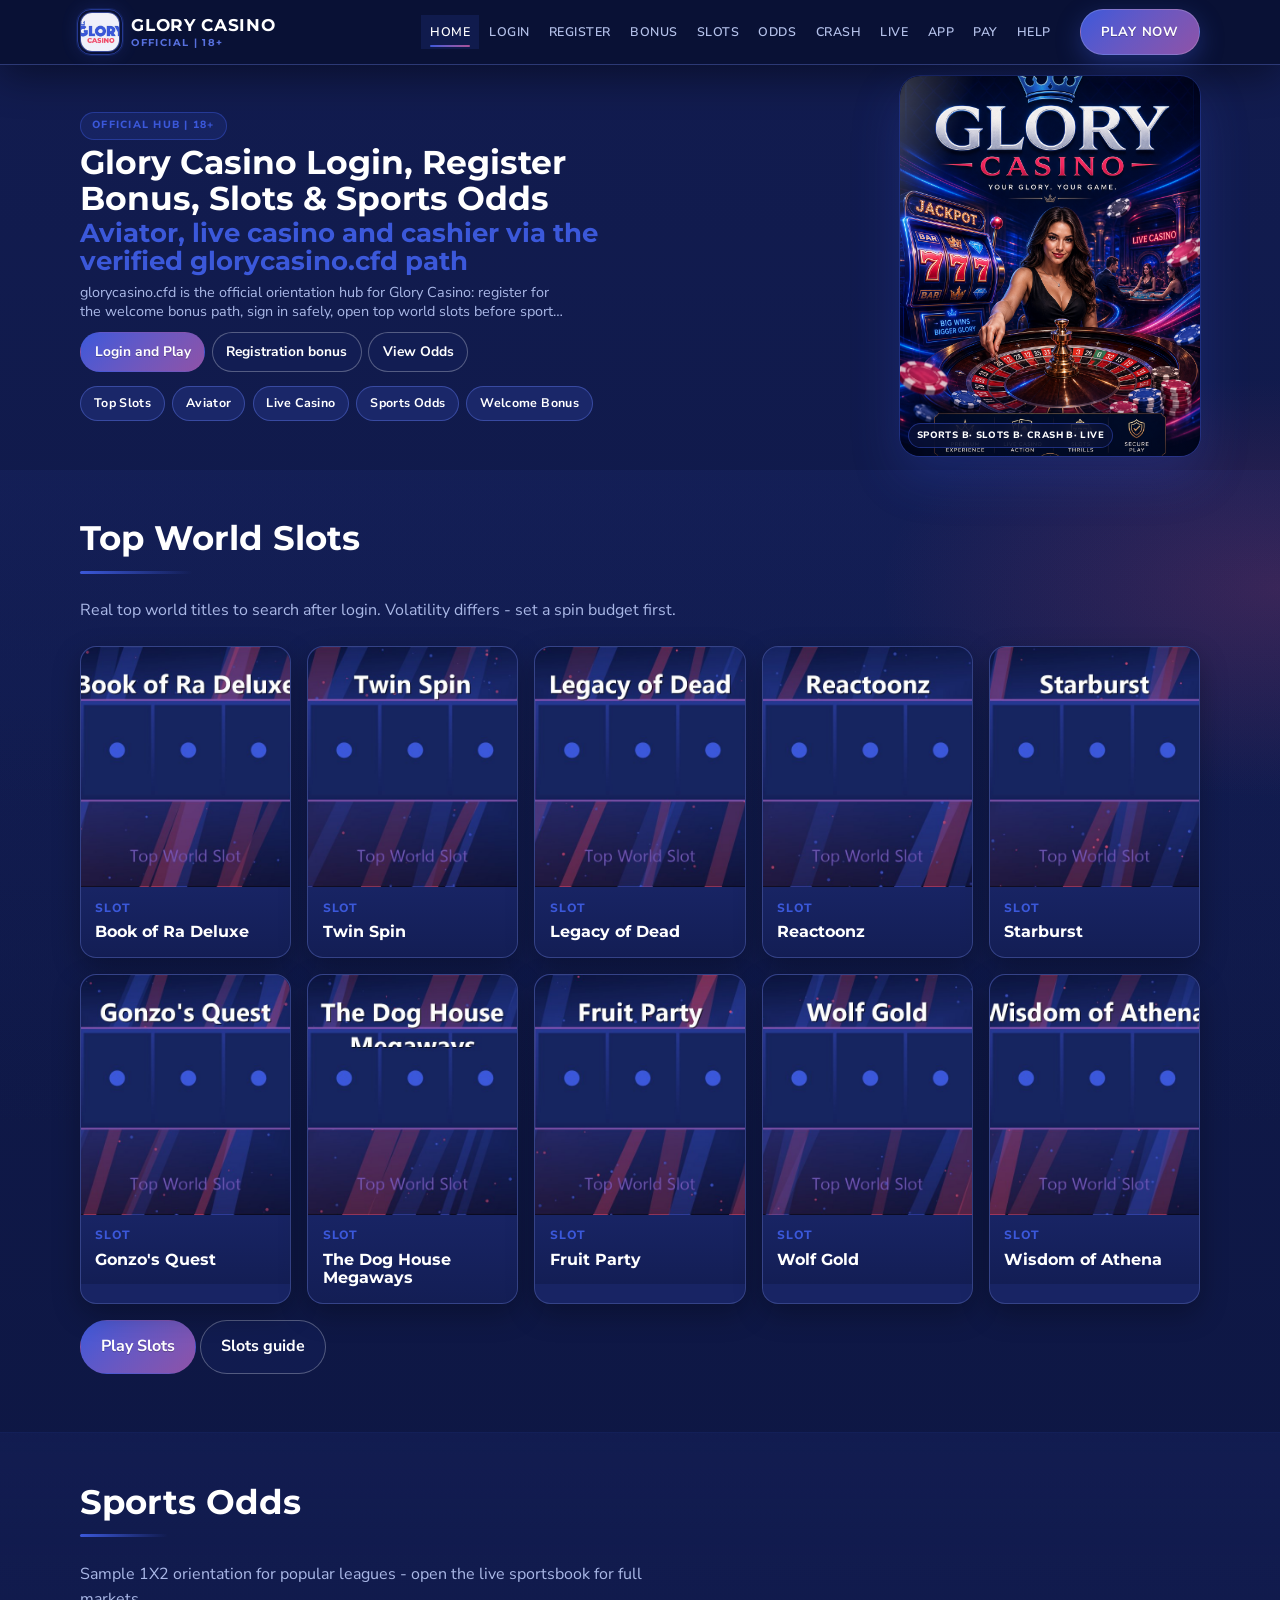
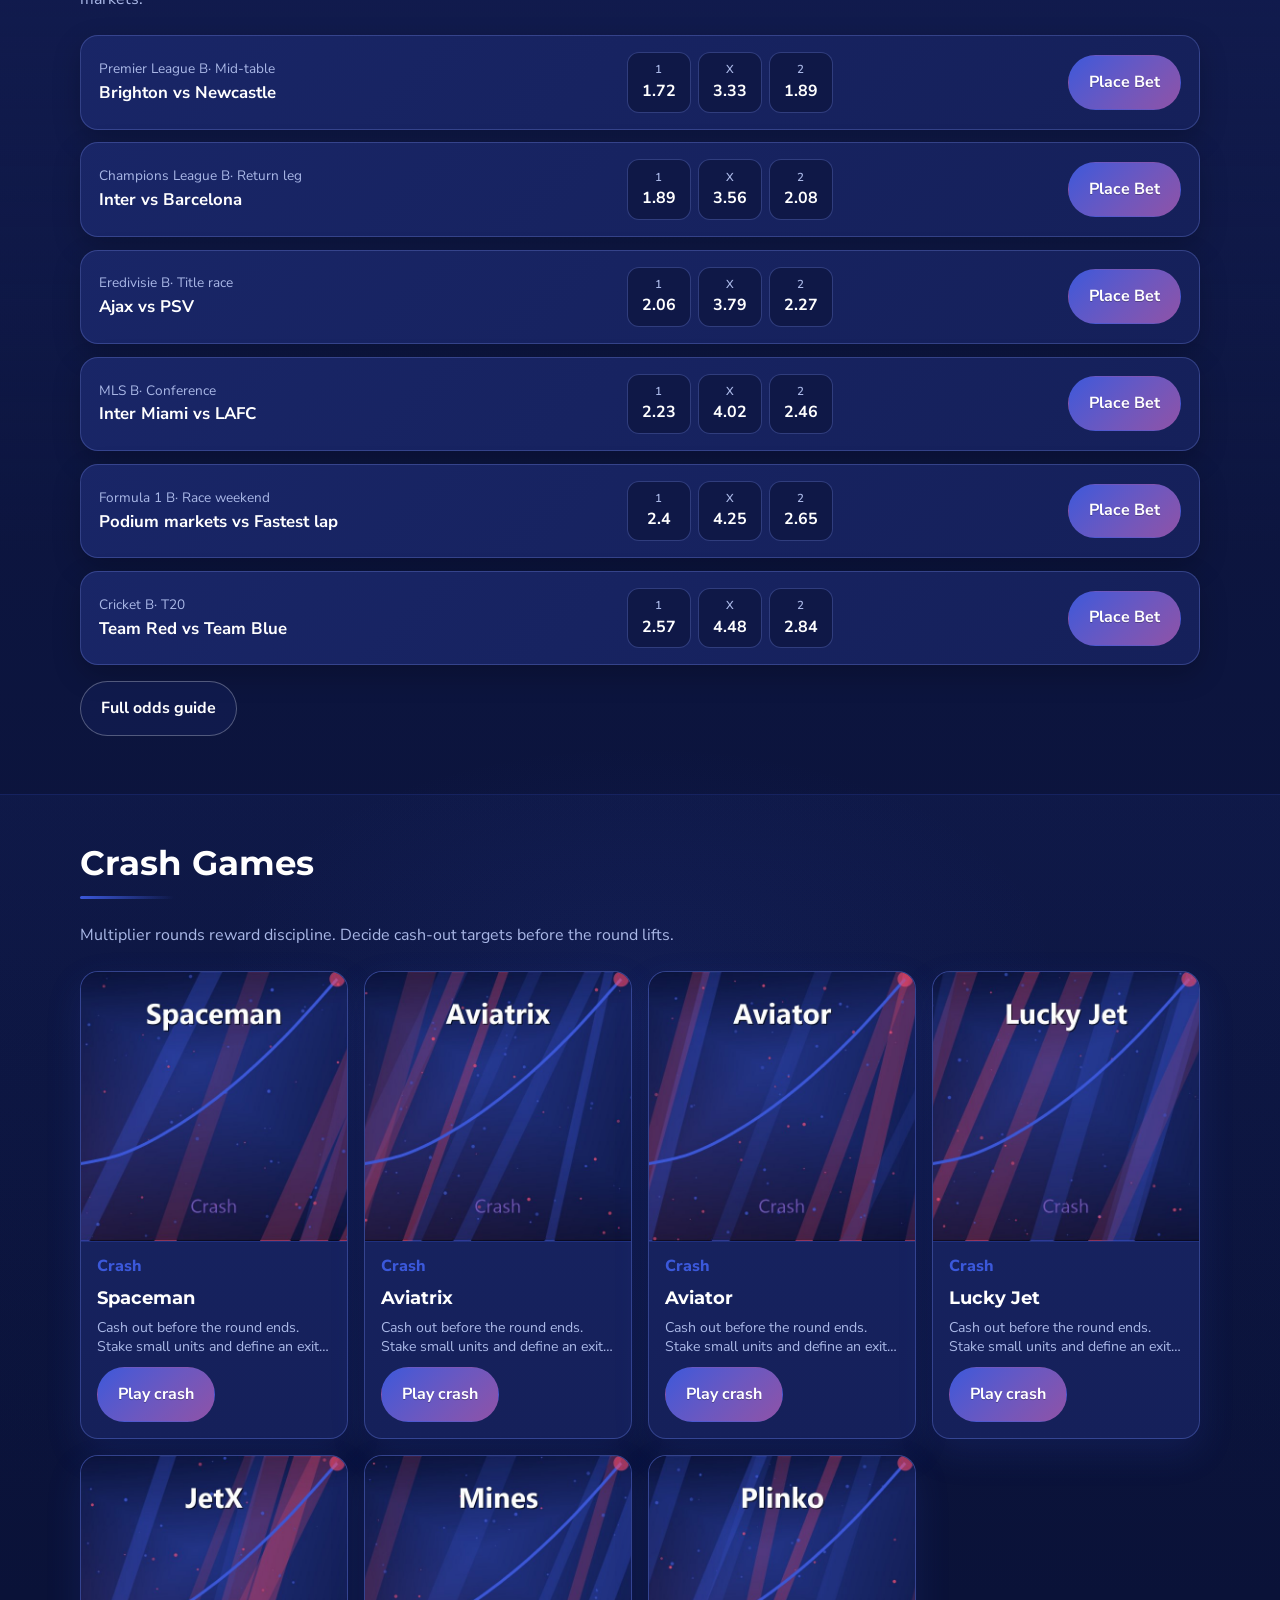
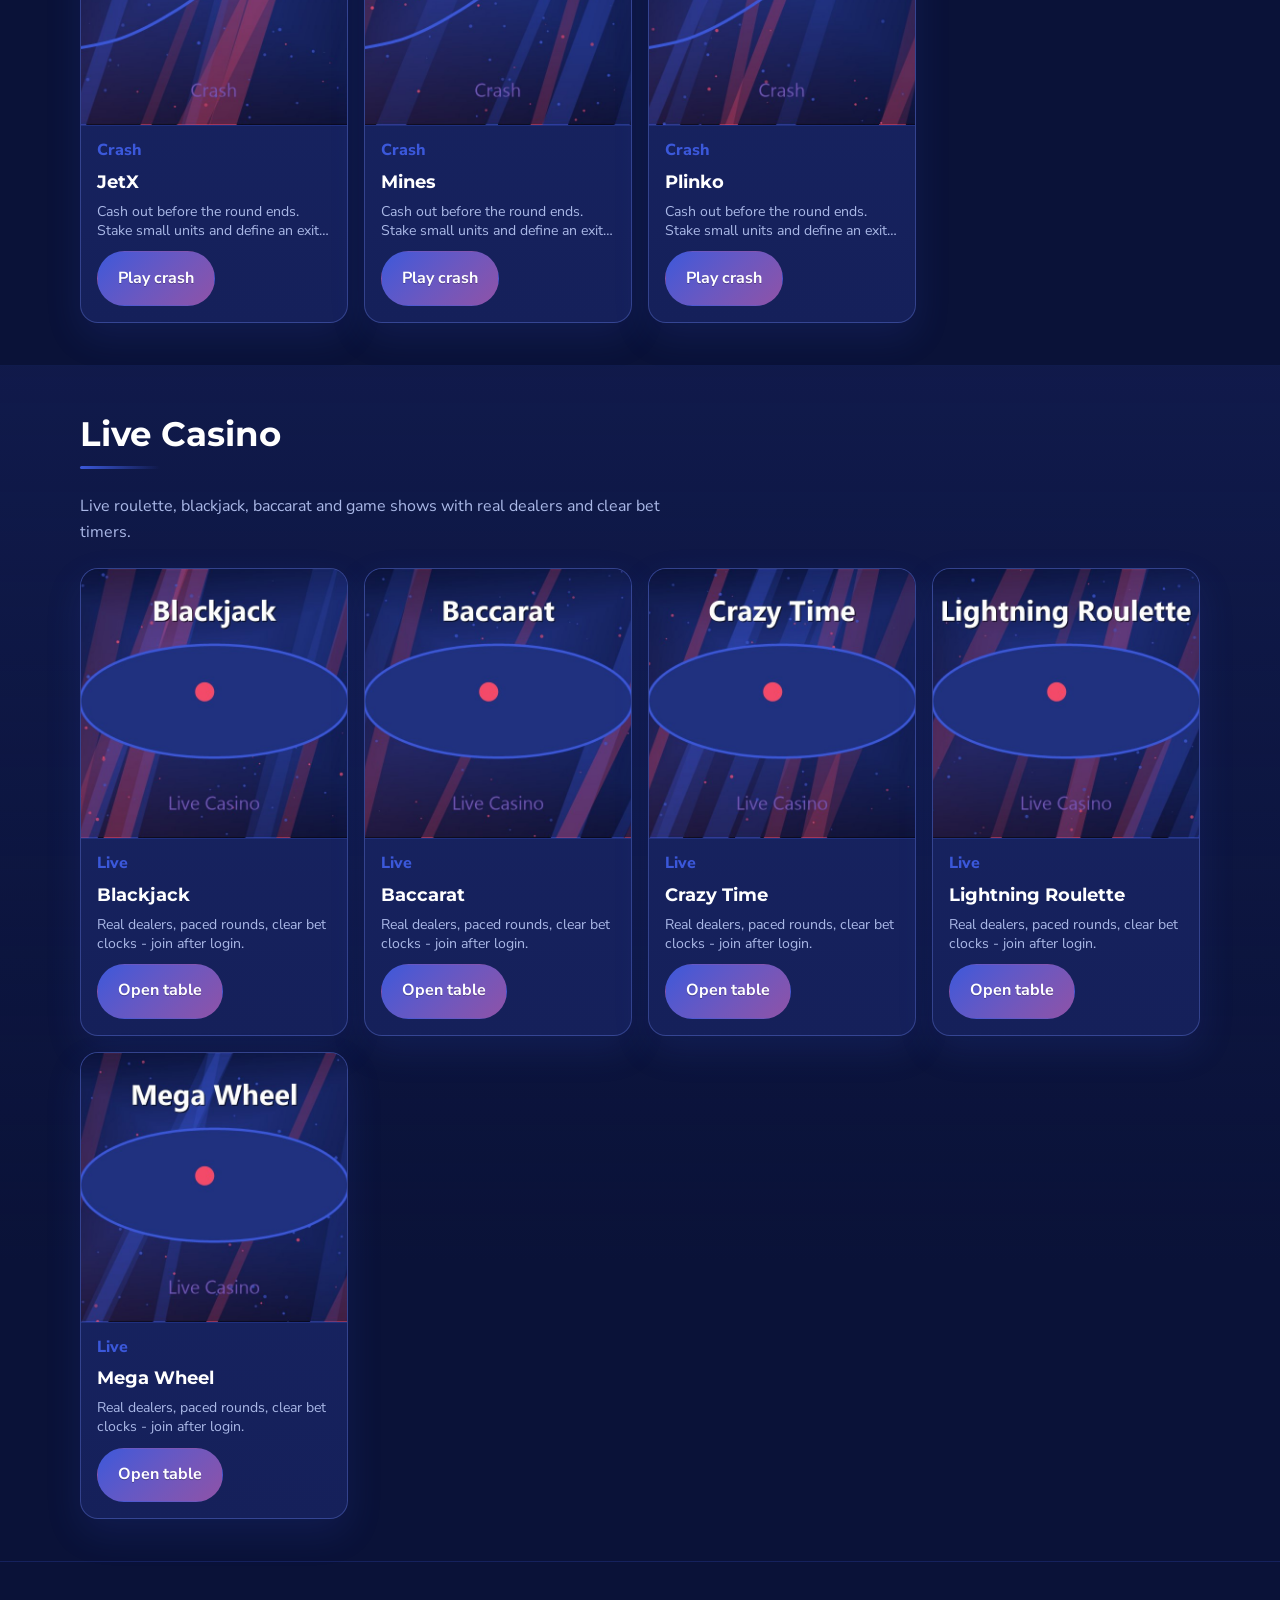
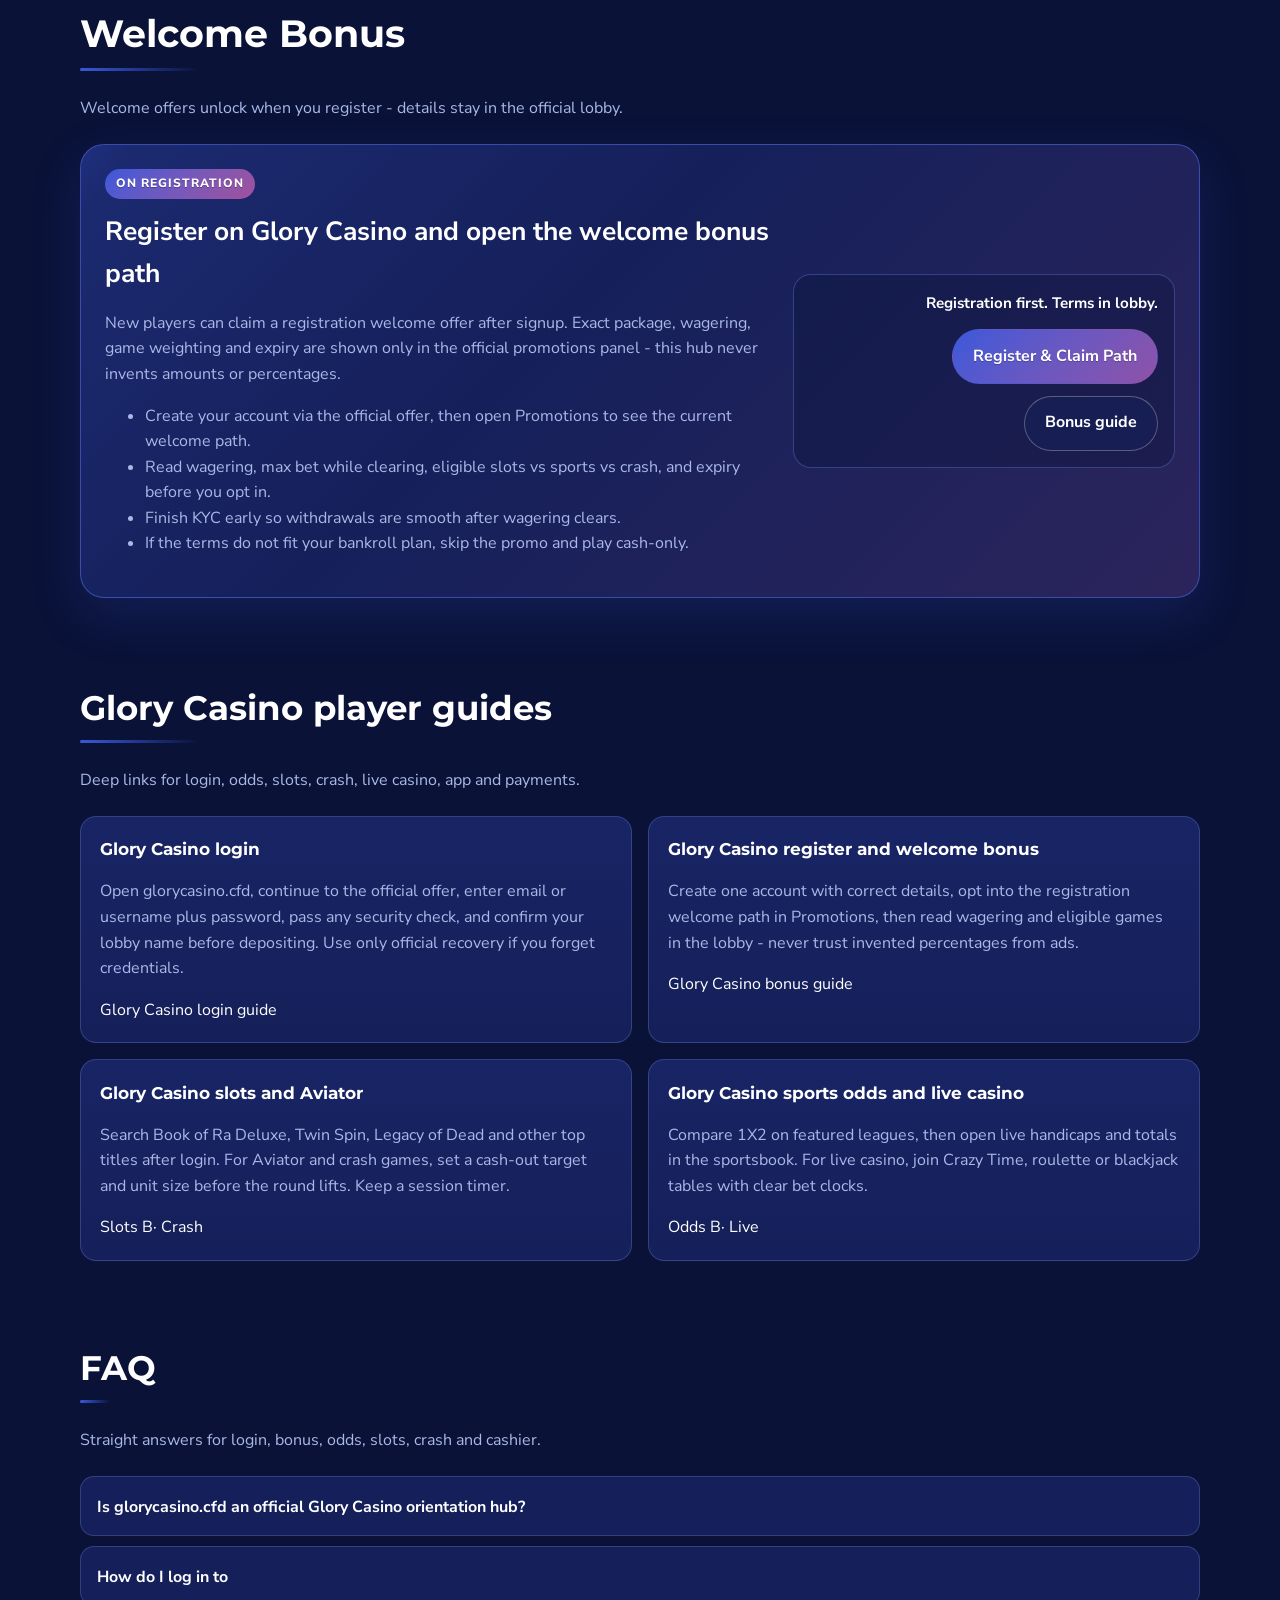
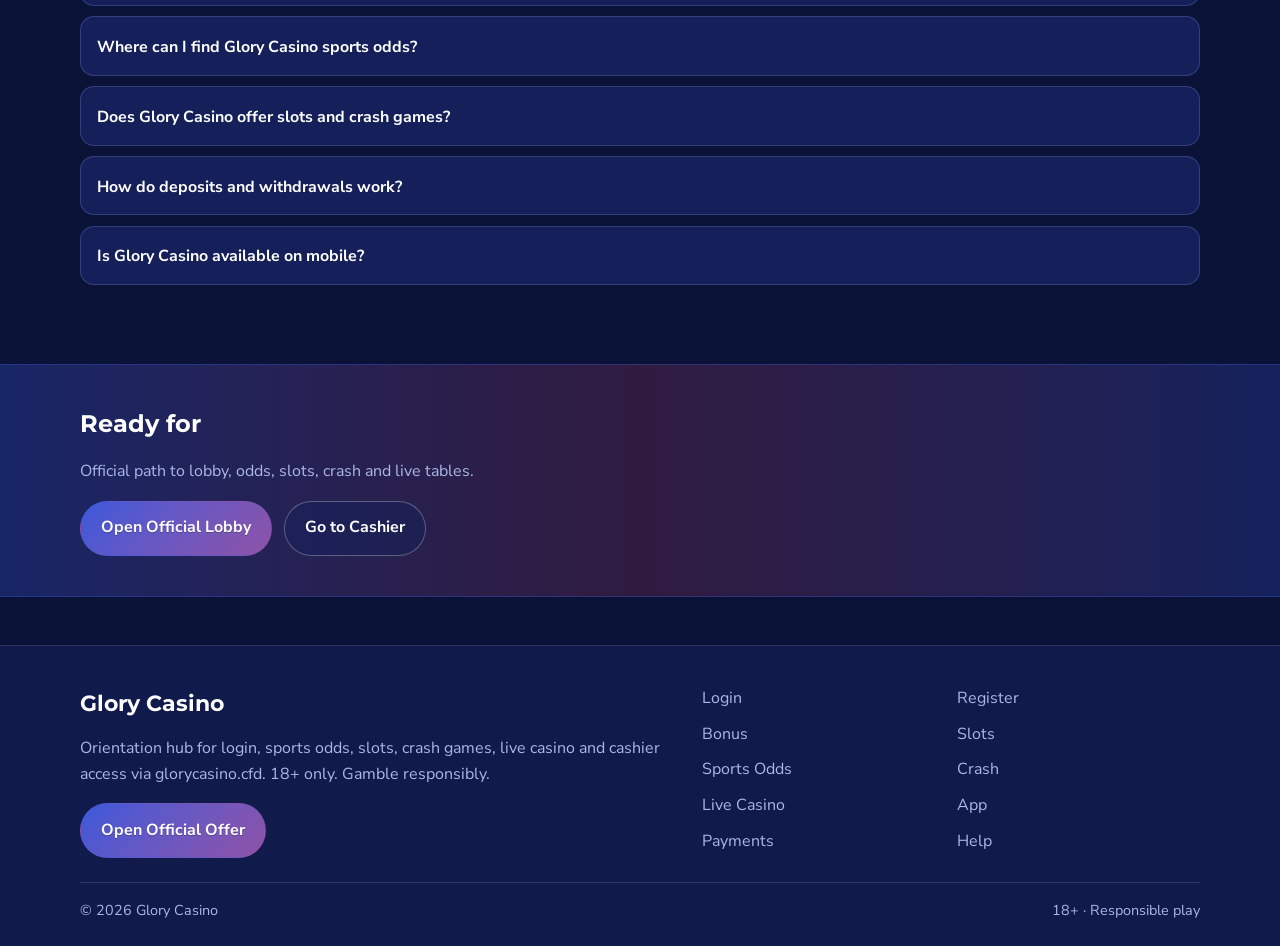
<file: index.html>
<!DOCTYPE html>
<html lang="en">
<head>
<meta charset="utf-8">
<meta name="viewport" content="width=device-width, initial-scale=1">
<title>Glory Casino Official Login, Register Bonus, Slots, Aviator &amp; Sports Odds | glorycasino.cfd</title>
<meta name="description" content="Glory Casino on glorycasino.cfd: official login and register, welcome bonus on signup, top slots (Book of Ra Deluxe, Twin Spin, Legacy of Dead), Aviator crash, live casino and live sports odds. Cashier and app tips. 18+ only.">
<meta name="keywords" content="Glory Casino, Glory Casino login, Glory Casino register, Glory Casino bonus, Glory Casino slots, Glory Casino Aviator, Glory Casino live casino, Glory Casino odds, Glory Casino app, Glory Casino deposit, Book of Ra Deluxe, Twin Spin, Legacy of Dead, Aviator, crash games, sports betting, glorycasino.cfd">
<meta name="robots" content="index,follow,max-image-preview:large">
<link rel="canonical" href="https://glorycasino.cfd/">
<meta property="og:type" content="website">
<meta property="og:site_name" content="Glory Casino">
<meta property="og:title" content="Glory Casino Official Login, Register Bonus, Slots, Aviator &amp; Sports Odds | glorycasino.cfd">
<meta property="og:description" content="Glory Casino on glorycasino.cfd: official login and register, welcome bonus on signup, top slots (Book of Ra Deluxe, Twin Spin, Legacy of Dead), Aviator crash, live casino and live sports odds. Cashier and app tips. 18+ only.">
<meta property="og:url" content="https://glorycasino.cfd/">
<meta property="og:image" content="https://glorycasino.cfd/assets/og-cover.jpg">
<meta name="twitter:card" content="summary_large_image">
<meta name="twitter:title" content="Glory Casino Official Login, Register Bonus, Slots, Aviator &amp; Sports Odds | glorycasino.cfd">
<meta name="twitter:description" content="Glory Casino on glorycasino.cfd: official login and register, welcome bonus on signup, top slots (Book of Ra Deluxe, Twin Spin, Legacy of Dead), Aviator crash, live casino and live sports odds. Cashier and app tips. 18+ only.">
<meta name="twitter:image" content="https://glorycasino.cfd/assets/og-cover.jpg">
<link rel="icon" href="/favicon.png" type="image/png">
<link rel="apple-touch-icon" href="/assets/brand/logo.png">
<link rel="manifest" href="/site.webmanifest">
<link rel="preconnect" href="https://fonts.googleapis.com">
<link rel="preconnect" href="https://fonts.gstatic.com" crossorigin>
<link href="https://fonts.googleapis.com/css2?family=Montserrat:wght@600;700&family=Nunito+Sans:wght@400;600;700&display=swap" rel="stylesheet">
<link rel="stylesheet" href="/css/styles.css">
<script type="application/ld+json">{"@context":"https://schema.org","@type":"FAQPage","url":"https://glorycasino.cfd/","mainEntity":[{"@type":"Question","name":"Is glorycasino.cfd an official Glory Casino orientation hub?","acceptedAnswer":{"@type":"Answer","text":"Yes. glorycasino.cfd helps you reach Glory Casino login, sports odds, slots, crash games, live casino and cashier via the verified offer link. Always confirm you land on the live platform after tapping Play."}},{"@type":"Question","name":"How do I log in to ","acceptedAnswer":{"@type":"Answer","text":"Open the official offer from glorycasino.cfd, enter your registered email or username and password, complete any security check, then confirm your account name appears in the lobby header."}},{"@type":"Question","name":"Where can I find Glory Casino sports odds?","acceptedAnswer":{"@type":"Answer","text":"Use the sports / odds section on this hub, then continue to the live Glory Casino sportsbook for 1X2, handicaps, totals and in-play markets across major leagues."}},{"@type":"Question","name":"Does Glory Casino offer slots and crash games?","acceptedAnswer":{"@type":"Answer","text":"Yes. Popular slots and crash titles are highlighted here so you can jump straight into the lobby catalog after login. Set a session budget before spinning."}},{"@type":"Question","name":"How do deposits and withdrawals work?","acceptedAnswer":{"@type":"Answer","text":"Fund via the cashier after login, complete KYC early if prompted, and use the same verified methods for withdrawals. Keep billing details consistent with your profile."}},{"@type":"Question","name":"Is Glory Casino available on mobile?","acceptedAnswer":{"@type":"Answer","text":"One account works on phone and desktop browsers. Prefer a stable connection, avoid shared devices, and log out after cash sessions on borrowed phones."}}]}</script>
</head>
<body class="layout-1 home">
<header class="site-header" id="siteHeader">
<div class="wrap header-bar">
<a class="brand" href="/" aria-label="Glory Casino home">
<span class="brand-mark"><img src="/assets/brand/logo.png" alt="Glory Casino logo" width="40" height="40"></span>
<span class="brand-copy"><span class="brand-name">Glory Casino</span><span class="brand-tag">Official | 18+</span></span>
</a>
<button class="nav-toggle" id="navToggle" aria-expanded="false" aria-controls="siteNav" type="button" aria-label="Open menu"><span></span><span></span><span></span></button>
<nav class="site-nav" id="siteNav" aria-label="Primary"><a class="nav-link is-active" href="/">Home</a><a class="nav-link" href="/glory-gate.html">Login</a><a class="nav-link" href="/glory-register.html">Register</a><a class="nav-link" href="/glory-bonus.html">Bonus</a><a class="nav-link" href="/glory-slots.html">Slots</a><a class="nav-link" href="/glory-odds.html">Odds</a><a class="nav-link" href="/glory-crash.html">Crash</a><a class="nav-link" href="/glory-live.html">Live</a><a class="nav-link" href="/glory-app.html">App</a><a class="nav-link" href="/glory-pay.html">Pay</a><a class="nav-link" href="/glory-help.html">Help</a></nav>
<a class="btn btn-accent header-cta" href="https://martell892.online/3yMwnqH1?sub_id_1=glorycasino.cfd" rel="nofollow sponsored noopener" target="_blank">Play Now</a>
</div>
</header>
<section class="hero"><div class="wrap"><div class="hero-shell">
<div class="hero-copy reveal">
<div class="eyebrow eyebrow-pill">Official hub | 18+</div>
<h1>Glory Casino Login, Register Bonus, Slots &amp; Sports Odds<span>Aviator, live casino and cashier via the verified glorycasino.cfd path</span></h1>
<p class="lead">glorycasino.cfd is the official orientation hub for Glory Casino: register for the welcome bonus path, sign in safely, open top world slots before sports markets, play Aviator-style crash, join live tables, and use cashier without fake mirrors. Clear product paths for real players.</p>
<div class="cta-row">
<a class="btn btn-accent" href="https://martell892.online/3yMwnqH1?sub_id_1=glorycasino.cfd" rel="nofollow sponsored noopener" target="_blank">Login and Play</a>
<a class="btn btn-ghost" href="/glory-bonus.html">Registration bonus</a>
<a class="btn btn-ghost" href="/glory-odds.html">View Odds</a>
</div>
<div class="hero-chips" aria-label="Quick links">
<a class="chip chip-hot" href="#slots">Top Slots</a>
<a class="chip chip-hot" href="#crash">Aviator</a>
<a class="chip chip-hot" href="#live">Live Casino</a>
<a class="chip chip-hot" href="#odds">Sports Odds</a>
<a class="chip chip-hot" href="#bonus">Welcome Bonus</a>
</div>
</div>
<div class="hero-visual hero-stage reveal" aria-label="Glory Casino sports and betting">
<div class="hero-glow" aria-hidden="true"></div>
<img class="hero-img" src="/assets/hero.jpg" alt="Glory Casino sports betting and casino" width="768" height="1024" loading="eager">
<div class="hero-shine" aria-hidden="true"></div>
<div class="hero-badge">Sports В· Slots В· Crash В· Live</div>
</div>
</div></div></section>
<section class="section section-hot" id="slots"><div class="wrap">
<div class="section-head"><h2>Top World Slots</h2><p class="mute">Real top world titles to search after login. Volatility differs - set a spin budget first.</p></div>
<div class="card-grid"><article class="game-card"><a class="js-offer-card" href="https://martell892.online/3yMwnqH1?sub_id_1=glorycasino.cfd" rel="nofollow sponsored noopener" target="_blank"><img src="/assets/slots/slot-01.jpg" alt="Book of Ra Deluxe" width="320" height="240" loading="lazy"><div class="card-meta"><div class="tag">Slot</div><h3>Book of Ra Deluxe</h3></div></a></article><article class="game-card"><a class="js-offer-card" href="https://martell892.online/3yMwnqH1?sub_id_1=glorycasino.cfd" rel="nofollow sponsored noopener" target="_blank"><img src="/assets/slots/slot-02.jpg" alt="Twin Spin" width="320" height="240" loading="lazy"><div class="card-meta"><div class="tag">Slot</div><h3>Twin Spin</h3></div></a></article><article class="game-card"><a class="js-offer-card" href="https://martell892.online/3yMwnqH1?sub_id_1=glorycasino.cfd" rel="nofollow sponsored noopener" target="_blank"><img src="/assets/slots/slot-03.jpg" alt="Legacy of Dead" width="320" height="240" loading="lazy"><div class="card-meta"><div class="tag">Slot</div><h3>Legacy of Dead</h3></div></a></article><article class="game-card"><a class="js-offer-card" href="https://martell892.online/3yMwnqH1?sub_id_1=glorycasino.cfd" rel="nofollow sponsored noopener" target="_blank"><img src="/assets/slots/slot-04.jpg" alt="Reactoonz" width="320" height="240" loading="lazy"><div class="card-meta"><div class="tag">Slot</div><h3>Reactoonz</h3></div></a></article><article class="game-card"><a class="js-offer-card" href="https://martell892.online/3yMwnqH1?sub_id_1=glorycasino.cfd" rel="nofollow sponsored noopener" target="_blank"><img src="/assets/slots/slot-05.jpg" alt="Starburst" width="320" height="240" loading="lazy"><div class="card-meta"><div class="tag">Slot</div><h3>Starburst</h3></div></a></article><article class="game-card"><a class="js-offer-card" href="https://martell892.online/3yMwnqH1?sub_id_1=glorycasino.cfd" rel="nofollow sponsored noopener" target="_blank"><img src="/assets/slots/slot-06.jpg" alt="Gonzo&#39;s Quest" width="320" height="240" loading="lazy"><div class="card-meta"><div class="tag">Slot</div><h3>Gonzo&#39;s Quest</h3></div></a></article><article class="game-card"><a class="js-offer-card" href="https://martell892.online/3yMwnqH1?sub_id_1=glorycasino.cfd" rel="nofollow sponsored noopener" target="_blank"><img src="/assets/slots/slot-07.jpg" alt="The Dog House Megaways" width="320" height="240" loading="lazy"><div class="card-meta"><div class="tag">Slot</div><h3>The Dog House Megaways</h3></div></a></article><article class="game-card"><a class="js-offer-card" href="https://martell892.online/3yMwnqH1?sub_id_1=glorycasino.cfd" rel="nofollow sponsored noopener" target="_blank"><img src="/assets/slots/slot-08.jpg" alt="Fruit Party" width="320" height="240" loading="lazy"><div class="card-meta"><div class="tag">Slot</div><h3>Fruit Party</h3></div></a></article><article class="game-card"><a class="js-offer-card" href="https://martell892.online/3yMwnqH1?sub_id_1=glorycasino.cfd" rel="nofollow sponsored noopener" target="_blank"><img src="/assets/slots/slot-09.jpg" alt="Wolf Gold" width="320" height="240" loading="lazy"><div class="card-meta"><div class="tag">Slot</div><h3>Wolf Gold</h3></div></a></article><article class="game-card"><a class="js-offer-card" href="https://martell892.online/3yMwnqH1?sub_id_1=glorycasino.cfd" rel="nofollow sponsored noopener" target="_blank"><img src="/assets/slots/slot-10.jpg" alt="Wisdom of Athena" width="320" height="240" loading="lazy"><div class="card-meta"><div class="tag">Slot</div><h3>Wisdom of Athena</h3></div></a></article></div>
<p style="margin-top:1rem"><a class="btn btn-accent" href="https://martell892.online/3yMwnqH1?sub_id_1=glorycasino.cfd" rel="nofollow sponsored noopener" target="_blank">Play Slots</a>
<a class="btn btn-ghost" href="/glory-slots.html">Slots guide</a></p>
</div></section>
<section class="section section-alt" id="odds"><div class="wrap">
<div class="section-head"><h2>Sports Odds</h2><p class="mute">Sample 1X2 orientation for popular leagues - open the live sportsbook for full markets.</p></div>
<div class="odds-board"><article class="odds-row">
<div><div class="odds-meta">Premier League В· Mid-table</div>
<div class="odds-match">Brighton vs Newcastle</div></div>
<div class="odds-prices"><div class="price"><small>1</small>1.72</div><div class="price"><small>X</small>3.33</div><div class="price"><small>2</small>1.89</div></div>
<a class="btn btn-accent" href="https://martell892.online/3yMwnqH1?sub_id_1=glorycasino.cfd" rel="nofollow sponsored noopener" target="_blank">Place Bet</a>
</article>
<article class="odds-row">
<div><div class="odds-meta">Champions League В· Return leg</div>
<div class="odds-match">Inter vs Barcelona</div></div>
<div class="odds-prices"><div class="price"><small>1</small>1.89</div><div class="price"><small>X</small>3.56</div><div class="price"><small>2</small>2.08</div></div>
<a class="btn btn-accent" href="https://martell892.online/3yMwnqH1?sub_id_1=glorycasino.cfd" rel="nofollow sponsored noopener" target="_blank">Place Bet</a>
</article>
<article class="odds-row">
<div><div class="odds-meta">Eredivisie В· Title race</div>
<div class="odds-match">Ajax vs PSV</div></div>
<div class="odds-prices"><div class="price"><small>1</small>2.06</div><div class="price"><small>X</small>3.79</div><div class="price"><small>2</small>2.27</div></div>
<a class="btn btn-accent" href="https://martell892.online/3yMwnqH1?sub_id_1=glorycasino.cfd" rel="nofollow sponsored noopener" target="_blank">Place Bet</a>
</article>
<article class="odds-row">
<div><div class="odds-meta">MLS В· Conference</div>
<div class="odds-match">Inter Miami vs LAFC</div></div>
<div class="odds-prices"><div class="price"><small>1</small>2.23</div><div class="price"><small>X</small>4.02</div><div class="price"><small>2</small>2.46</div></div>
<a class="btn btn-accent" href="https://martell892.online/3yMwnqH1?sub_id_1=glorycasino.cfd" rel="nofollow sponsored noopener" target="_blank">Place Bet</a>
</article>
<article class="odds-row">
<div><div class="odds-meta">Formula 1 В· Race weekend</div>
<div class="odds-match">Podium markets vs Fastest lap</div></div>
<div class="odds-prices"><div class="price"><small>1</small>2.4</div><div class="price"><small>X</small>4.25</div><div class="price"><small>2</small>2.65</div></div>
<a class="btn btn-accent" href="https://martell892.online/3yMwnqH1?sub_id_1=glorycasino.cfd" rel="nofollow sponsored noopener" target="_blank">Place Bet</a>
</article>
<article class="odds-row">
<div><div class="odds-meta">Cricket В· T20</div>
<div class="odds-match">Team Red vs Team Blue</div></div>
<div class="odds-prices"><div class="price"><small>1</small>2.57</div><div class="price"><small>X</small>4.48</div><div class="price"><small>2</small>2.84</div></div>
<a class="btn btn-accent" href="https://martell892.online/3yMwnqH1?sub_id_1=glorycasino.cfd" rel="nofollow sponsored noopener" target="_blank">Place Bet</a>
</article></div>
<p style="margin-top:1rem"><a class="btn btn-ghost" href="/glory-odds.html">Full odds guide</a></p>
</div></section>
<section class="section section-hot" id="crash"><div class="wrap">
<div class="section-head"><h2>Crash Games</h2><p class="mute">Multiplier rounds reward discipline. Decide cash-out targets before the round lifts.</p></div>
<div class="crash-grid"><article class="panel media-panel"><img src="/assets/crash/crash-01.jpg" alt="Spaceman" width="480" height="270" loading="lazy"><div class="tag">Crash</div><h3>Spaceman</h3><p class="mute">Cash out before the round ends. Stake small units and define an exit multiplier first.</p><a class="btn btn-accent" href="https://martell892.online/3yMwnqH1?sub_id_1=glorycasino.cfd" rel="nofollow sponsored noopener" target="_blank">Play crash</a></article><article class="panel media-panel"><img src="/assets/crash/crash-02.jpg" alt="Aviatrix" width="480" height="270" loading="lazy"><div class="tag">Crash</div><h3>Aviatrix</h3><p class="mute">Cash out before the round ends. Stake small units and define an exit multiplier first.</p><a class="btn btn-accent" href="https://martell892.online/3yMwnqH1?sub_id_1=glorycasino.cfd" rel="nofollow sponsored noopener" target="_blank">Play crash</a></article><article class="panel media-panel"><img src="/assets/crash/crash-03.jpg" alt="Aviator" width="480" height="270" loading="lazy"><div class="tag">Crash</div><h3>Aviator</h3><p class="mute">Cash out before the round ends. Stake small units and define an exit multiplier first.</p><a class="btn btn-accent" href="https://martell892.online/3yMwnqH1?sub_id_1=glorycasino.cfd" rel="nofollow sponsored noopener" target="_blank">Play crash</a></article><article class="panel media-panel"><img src="/assets/crash/crash-04.jpg" alt="Lucky Jet" width="480" height="270" loading="lazy"><div class="tag">Crash</div><h3>Lucky Jet</h3><p class="mute">Cash out before the round ends. Stake small units and define an exit multiplier first.</p><a class="btn btn-accent" href="https://martell892.online/3yMwnqH1?sub_id_1=glorycasino.cfd" rel="nofollow sponsored noopener" target="_blank">Play crash</a></article><article class="panel media-panel"><img src="/assets/crash/crash-05.jpg" alt="JetX" width="480" height="270" loading="lazy"><div class="tag">Crash</div><h3>JetX</h3><p class="mute">Cash out before the round ends. Stake small units and define an exit multiplier first.</p><a class="btn btn-accent" href="https://martell892.online/3yMwnqH1?sub_id_1=glorycasino.cfd" rel="nofollow sponsored noopener" target="_blank">Play crash</a></article><article class="panel media-panel"><img src="/assets/crash/crash-06.jpg" alt="Mines" width="480" height="270" loading="lazy"><div class="tag">Crash</div><h3>Mines</h3><p class="mute">Cash out before the round ends. Stake small units and define an exit multiplier first.</p><a class="btn btn-accent" href="https://martell892.online/3yMwnqH1?sub_id_1=glorycasino.cfd" rel="nofollow sponsored noopener" target="_blank">Play crash</a></article><article class="panel media-panel"><img src="/assets/crash/crash-07.jpg" alt="Plinko" width="480" height="270" loading="lazy"><div class="tag">Crash</div><h3>Plinko</h3><p class="mute">Cash out before the round ends. Stake small units and define an exit multiplier first.</p><a class="btn btn-accent" href="https://martell892.online/3yMwnqH1?sub_id_1=glorycasino.cfd" rel="nofollow sponsored noopener" target="_blank">Play crash</a></article></div>
</div></section>
<section class="section section-alt" id="live"><div class="wrap">
<div class="section-head"><h2>Live Casino</h2><p class="mute">Live roulette, blackjack, baccarat and game shows with real dealers and clear bet timers.</p></div>
<div class="live-grid"><article class="panel media-panel"><img src="/assets/live/live-01.jpg" alt="Blackjack" width="480" height="270" loading="lazy"><div class="tag">Live</div><h3>Blackjack</h3><p class="mute">Real dealers, paced rounds, clear bet clocks - join after login.</p><a class="btn btn-accent" href="https://martell892.online/3yMwnqH1?sub_id_1=glorycasino.cfd" rel="nofollow sponsored noopener" target="_blank">Open table</a></article><article class="panel media-panel"><img src="/assets/live/live-02.jpg" alt="Baccarat" width="480" height="270" loading="lazy"><div class="tag">Live</div><h3>Baccarat</h3><p class="mute">Real dealers, paced rounds, clear bet clocks - join after login.</p><a class="btn btn-accent" href="https://martell892.online/3yMwnqH1?sub_id_1=glorycasino.cfd" rel="nofollow sponsored noopener" target="_blank">Open table</a></article><article class="panel media-panel"><img src="/assets/live/live-03.jpg" alt="Crazy Time" width="480" height="270" loading="lazy"><div class="tag">Live</div><h3>Crazy Time</h3><p class="mute">Real dealers, paced rounds, clear bet clocks - join after login.</p><a class="btn btn-accent" href="https://martell892.online/3yMwnqH1?sub_id_1=glorycasino.cfd" rel="nofollow sponsored noopener" target="_blank">Open table</a></article><article class="panel media-panel"><img src="/assets/live/live-04.jpg" alt="Lightning Roulette" width="480" height="270" loading="lazy"><div class="tag">Live</div><h3>Lightning Roulette</h3><p class="mute">Real dealers, paced rounds, clear bet clocks - join after login.</p><a class="btn btn-accent" href="https://martell892.online/3yMwnqH1?sub_id_1=glorycasino.cfd" rel="nofollow sponsored noopener" target="_blank">Open table</a></article><article class="panel media-panel"><img src="/assets/live/live-05.jpg" alt="Mega Wheel" width="480" height="270" loading="lazy"><div class="tag">Live</div><h3>Mega Wheel</h3><p class="mute">Real dealers, paced rounds, clear bet clocks - join after login.</p><a class="btn btn-accent" href="https://martell892.online/3yMwnqH1?sub_id_1=glorycasino.cfd" rel="nofollow sponsored noopener" target="_blank">Open table</a></article></div>
</div></section>
<section class="section bonus-spotlight" id="bonus"><div class="wrap">
<div class="section-head"><h2>Welcome Bonus</h2><p class="mute">Welcome offers unlock when you register - details stay in the official lobby.</p></div>
<div class="bonus-box bonus-box-accent"><div>
<div class="bonus-kicker">On registration</div>
<h3>Register on Glory Casino and open the welcome bonus path</h3>
<p class="mute">New players can claim a registration welcome offer after signup. Exact package, wagering, game weighting and expiry are shown only in the official promotions panel - this hub never invents amounts or percentages.</p>
<ul class="mute">
<li>Create your account via the official offer, then open Promotions to see the current welcome path.</li>
<li>Read wagering, max bet while clearing, eligible slots vs sports vs crash, and expiry before you opt in.</li>
<li>Finish KYC early so withdrawals are smooth after wagering clears.</li>
<li>If the terms do not fit your bankroll plan, skip the promo and play cash-only.</li>
</ul>
</div>
<div class="bonus-cta-panel">
<p class="bonus-cta-note">Registration first. Terms in lobby.</p>
<div class="cta-row" style="justify-content:flex-end">
<a class="btn btn-accent" href="https://martell892.online/3yMwnqH1?sub_id_1=glorycasino.cfd" rel="nofollow sponsored noopener" target="_blank">Register &amp; Claim Path</a>
<a class="btn btn-ghost" href="/glory-bonus.html">Bonus guide</a>
</div>
</div></div></div></section>
<section class="section" id="seo"><div class="wrap">
<div class="section-head"><h2>Glory Casino player guides</h2><p class="mute">Deep links for login, odds, slots, crash, live casino, app and payments.</p></div>
<div class="seo-stack"><article class="seo-card"><h3>Glory Casino login</h3><p class="mute">Open glorycasino.cfd, continue to the official offer, enter email or username plus password, pass any security check, and confirm your lobby name before depositing. Use only official recovery if you forget credentials.</p><a href="/glory-gate.html">Glory Casino login guide</a></article>
<article class="seo-card"><h3>Glory Casino register and welcome bonus</h3><p class="mute">Create one account with correct details, opt into the registration welcome path in Promotions, then read wagering and eligible games in the lobby - never trust invented percentages from ads.</p><a href="/glory-bonus.html">Glory Casino bonus guide</a></article>
<article class="seo-card"><h3>Glory Casino slots and Aviator</h3><p class="mute">Search Book of Ra Deluxe, Twin Spin, Legacy of Dead and other top titles after login. For Aviator and crash games, set a cash-out target and unit size before the round lifts. Keep a session timer.</p><a href="/glory-slots.html">Slots</a> В· <a href="/glory-crash.html">Crash</a></article>
<article class="seo-card"><h3>Glory Casino sports odds and live casino</h3><p class="mute">Compare 1X2 on featured leagues, then open live handicaps and totals in the sportsbook. For live casino, join Crazy Time, roulette or blackjack tables with clear bet clocks.</p><a href="/glory-odds.html">Odds</a> В· <a href="/glory-live.html">Live</a></article></div>
</div></section>
<section class="faq wrap" id="faq"><div class="section-head"><h2>FAQ</h2><p class="mute">Straight answers for login, bonus, odds, slots, crash and cashier.</p></div><div class="faq-list"><details class="faq-item"><summary>Is glorycasino.cfd an official Glory Casino orientation hub?</summary><p>Yes. glorycasino.cfd helps you reach Glory Casino login, sports odds, slots, crash games, live casino and cashier via the verified offer link. Always confirm you land on the live platform after tapping Play.</p></details><details class="faq-item"><summary>How do I log in to </summary><p>Open the official offer from glorycasino.cfd, enter your registered email or username and password, complete any security check, then confirm your account name appears in the lobby header.</p></details><details class="faq-item"><summary>Where can I find Glory Casino sports odds?</summary><p>Use the sports / odds section on this hub, then continue to the live Glory Casino sportsbook for 1X2, handicaps, totals and in-play markets across major leagues.</p></details><details class="faq-item"><summary>Does Glory Casino offer slots and crash games?</summary><p>Yes. Popular slots and crash titles are highlighted here so you can jump straight into the lobby catalog after login. Set a session budget before spinning.</p></details><details class="faq-item"><summary>How do deposits and withdrawals work?</summary><p>Fund via the cashier after login, complete KYC early if prompted, and use the same verified methods for withdrawals. Keep billing details consistent with your profile.</p></details><details class="faq-item"><summary>Is Glory Casino available on mobile?</summary><p>One account works on phone and desktop browsers. Prefer a stable connection, avoid shared devices, and log out after cash sessions on borrowed phones.</p></details></div></section>
<section class="cta-band"><div class="wrap cta-inner">
<h2>Ready for </h2>
<p class="mute">Official path to lobby, odds, slots, crash and live tables.</p>
<div class="cta-row">
<a class="btn btn-accent" href="https://martell892.online/3yMwnqH1?sub_id_1=glorycasino.cfd" rel="nofollow sponsored noopener" target="_blank">Open Official Lobby</a>
<a class="btn btn-ghost" href="https://martell892.online/3yMwnqH1?sub_id_1=glorycasino.cfd" rel="nofollow sponsored noopener" target="_blank">Go to Cashier</a>
</div></div></section>
<footer class="site-footer">
<div class="wrap footer-grid">
<div>
<div class="footer-brand">Glory Casino</div>
<p class="mute">Orientation hub for login, sports odds, slots, crash games, live casino and cashier access via glorycasino.cfd. 18+ only. Gamble responsibly.</p>
<a class="btn btn-accent" href="https://martell892.online/3yMwnqH1?sub_id_1=glorycasino.cfd" rel="nofollow sponsored noopener" target="_blank">Open Official Offer</a>
</div>
<div class="footer-links"><a href="/glory-gate.html">Login</a><a href="/glory-register.html">Register</a><a href="/glory-bonus.html">Bonus</a><a href="/glory-slots.html">Slots</a><a href="/glory-odds.html">Sports Odds</a><a href="/glory-crash.html">Crash</a><a href="/glory-live.html">Live Casino</a><a href="/glory-app.html">App</a><a href="/glory-pay.html">Payments</a><a href="/glory-help.html">Help</a></div>
</div>
<div class="wrap footer-base"><span>&copy; 2026 Glory Casino</span><span>18+ &middot; Responsible play</span></div>
</footer>
<script src="/js/main.js"></script>
</body>
</html>
</file>
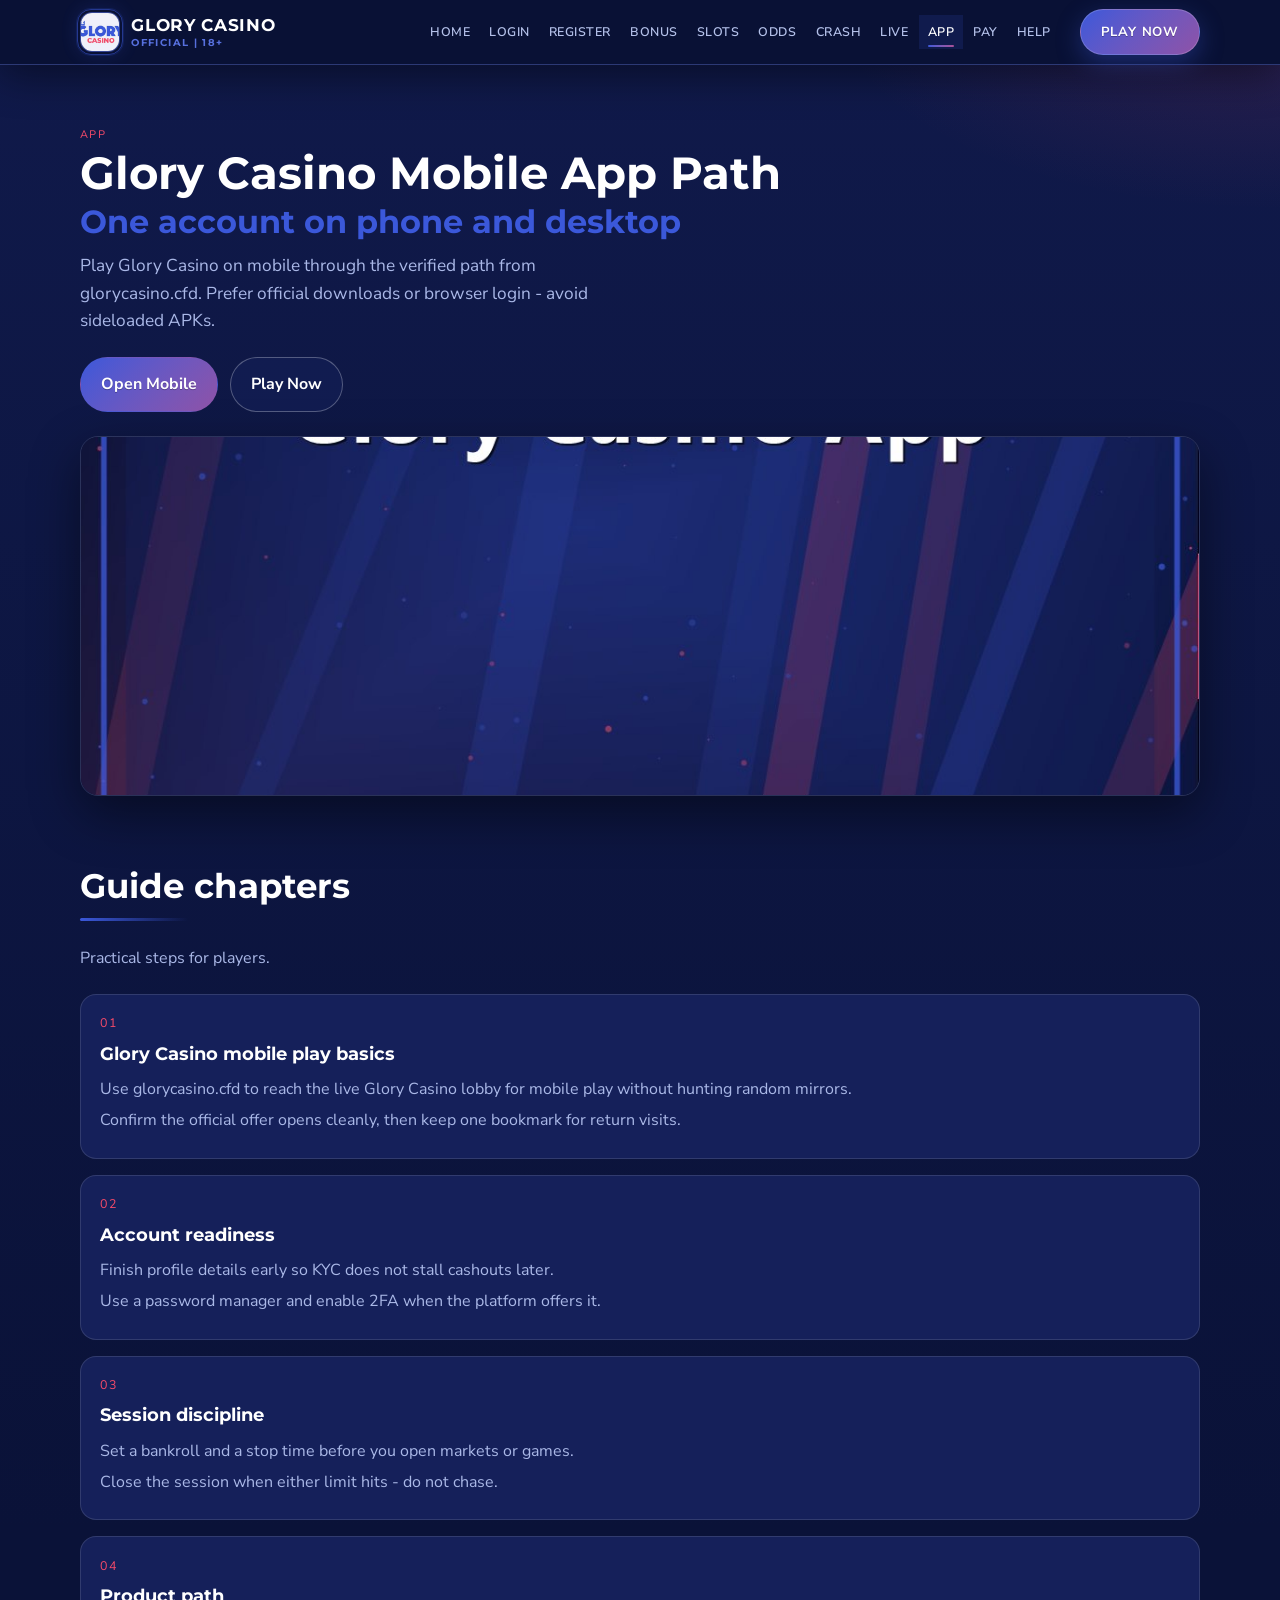
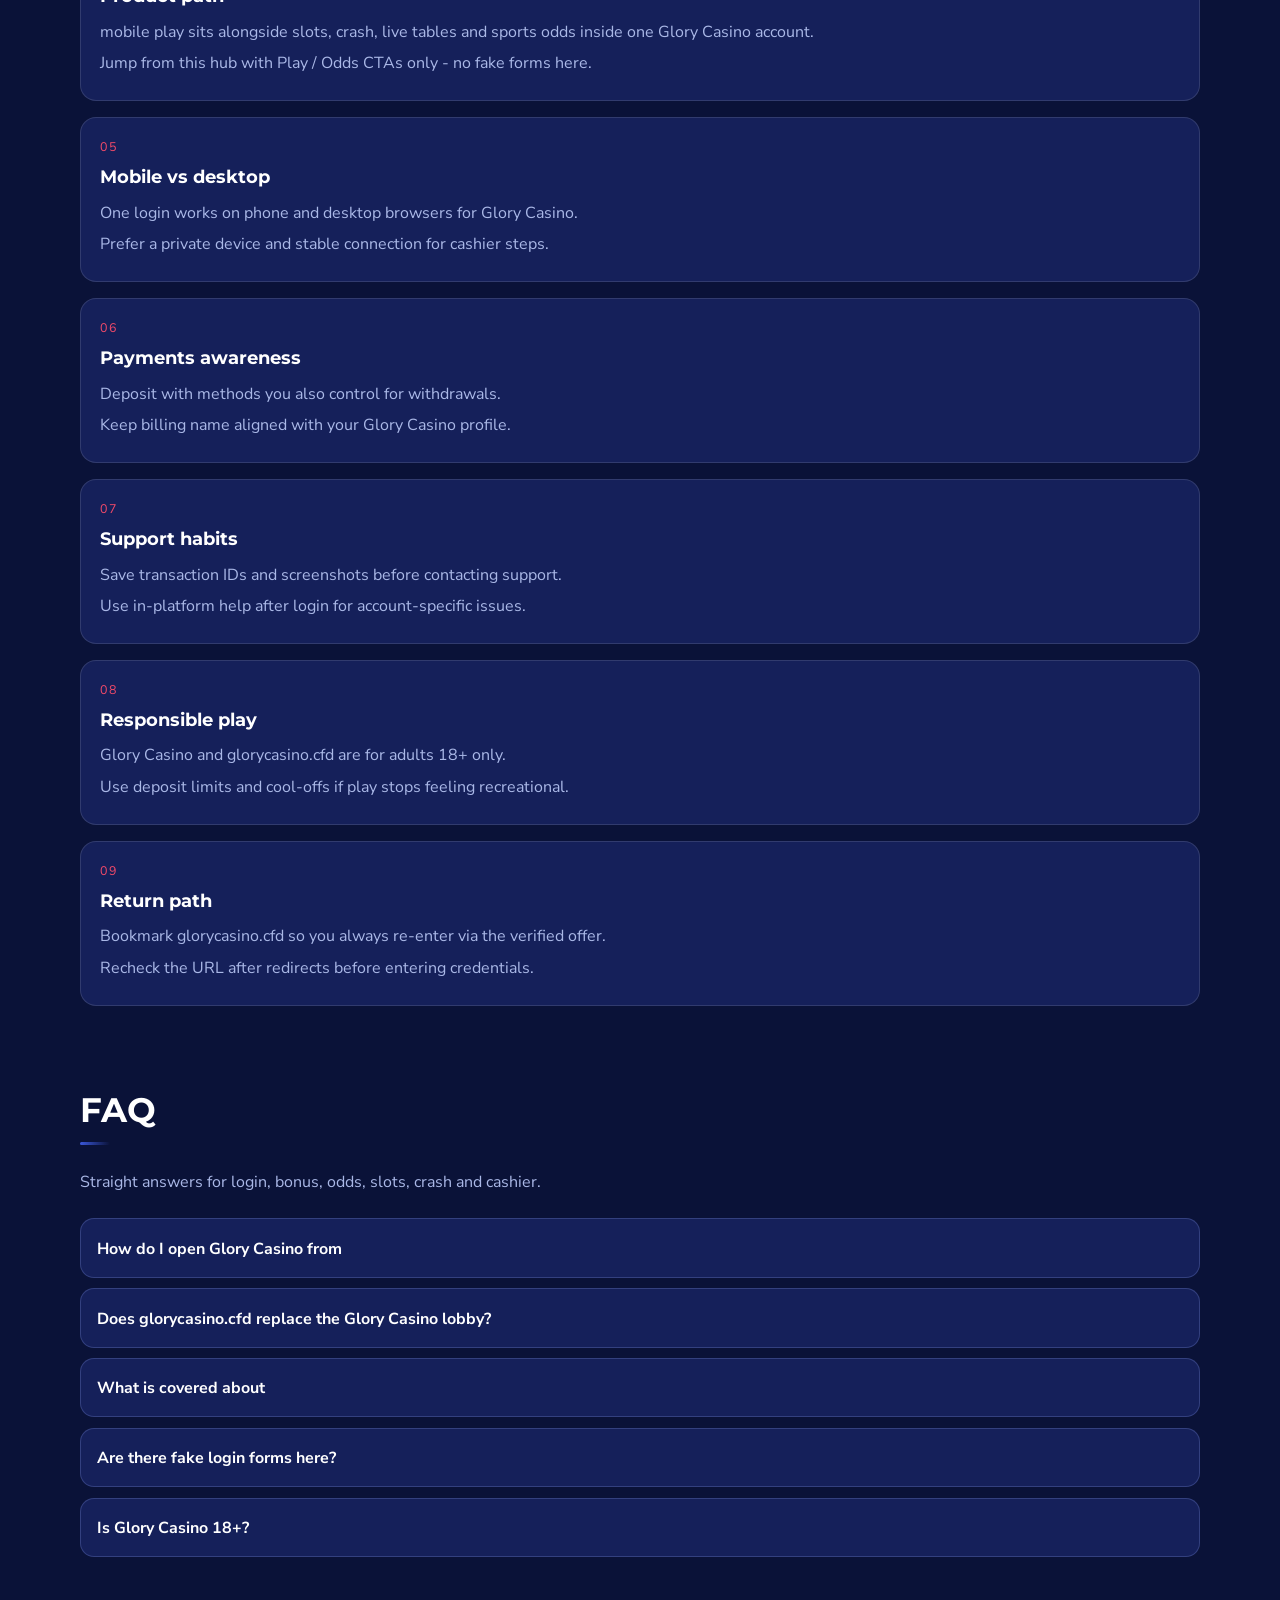
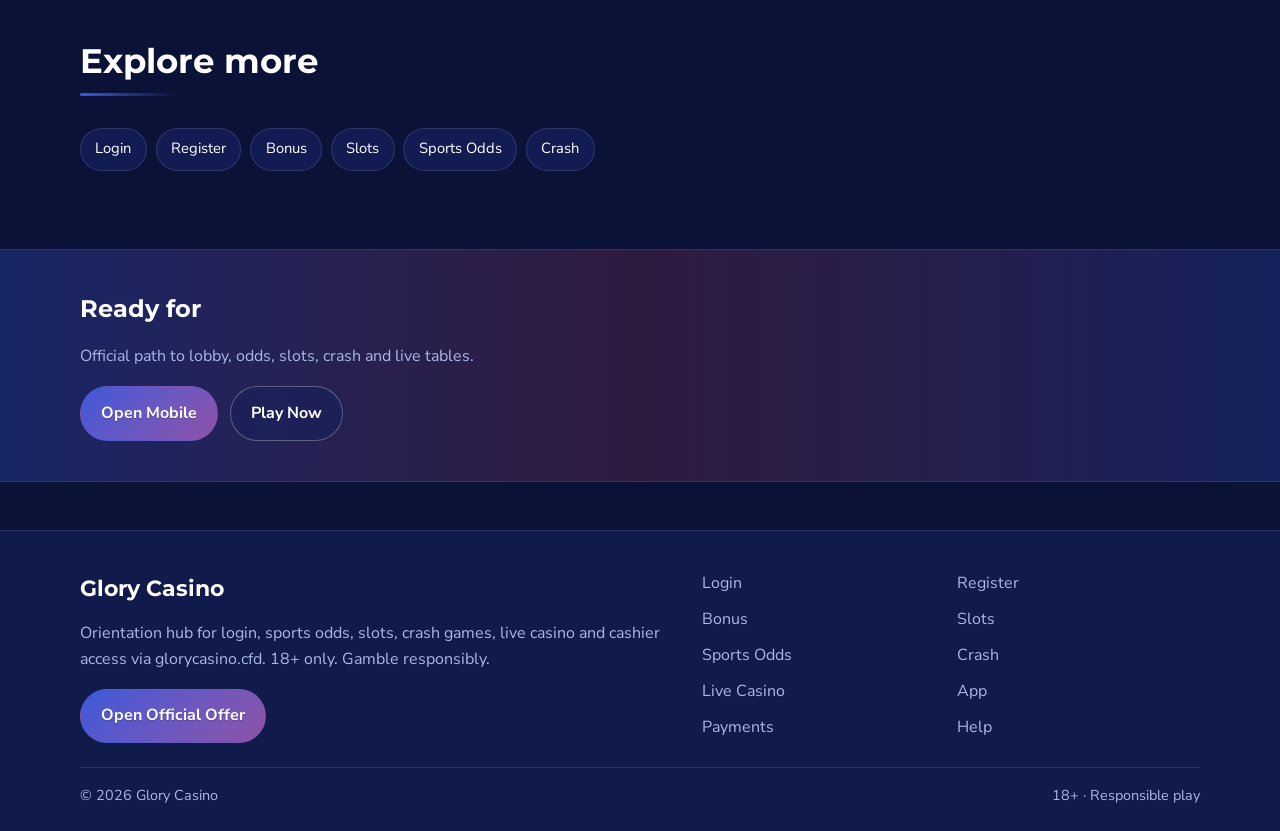
<file: glory-app.html>
<!DOCTYPE html>
<html lang="en">
<head>
<meta charset="utf-8">
<meta name="viewport" content="width=device-width, initial-scale=1">
<title>Glory Casino App &amp; Mobile Play - Same Account | glorycasino.cfd</title>
<meta name="description" content="Use Glory Casino on mobile via glorycasino.cfd: one account, browser tips, secure sessions. 18+.">
<meta name="keywords" content="Glory Casino, Glory Casino App, Glory Casino login, Glory Casino bonus, Glory Casino slots, Glory Casino odds, glorycasino.cfd">
<meta name="robots" content="index,follow,max-image-preview:large">
<link rel="canonical" href="https://glorycasino.cfd/glory-app.html">
<meta property="og:type" content="website">
<meta property="og:site_name" content="Glory Casino">
<meta property="og:title" content="Glory Casino App &amp; Mobile Play - Same Account | glorycasino.cfd">
<meta property="og:description" content="Use Glory Casino on mobile via glorycasino.cfd: one account, browser tips, secure sessions. 18+.">
<meta property="og:url" content="https://glorycasino.cfd/glory-app.html">
<meta property="og:image" content="https://glorycasino.cfd/assets/pages/glory-app.jpg">
<meta name="twitter:card" content="summary_large_image">
<meta name="twitter:title" content="Glory Casino App &amp; Mobile Play - Same Account | glorycasino.cfd">
<meta name="twitter:description" content="Use Glory Casino on mobile via glorycasino.cfd: one account, browser tips, secure sessions. 18+.">
<meta name="twitter:image" content="https://glorycasino.cfd/assets/pages/glory-app.jpg">
<link rel="icon" href="/favicon.png" type="image/png">
<link rel="apple-touch-icon" href="/assets/brand/logo.png">
<link rel="manifest" href="/site.webmanifest">
<link rel="preconnect" href="https://fonts.googleapis.com">
<link rel="preconnect" href="https://fonts.gstatic.com" crossorigin>
<link href="https://fonts.googleapis.com/css2?family=Montserrat:wght@600;700&family=Nunito+Sans:wght@400;600;700&display=swap" rel="stylesheet">
<link rel="stylesheet" href="/css/styles.css">
<script type="application/ld+json">{"@context":"https://schema.org","@type":"FAQPage","url":"https://glorycasino.cfd/glory-app.html","mainEntity":[{"@type":"Question","name":"How do I open Glory Casino from ","acceptedAnswer":{"@type":"Answer","text":"Tap Play Now on glorycasino.cfd, follow the verified offer, then complete login or registration on the live Glory Casino platform."}},{"@type":"Question","name":"Does glorycasino.cfd replace the Glory Casino lobby?","acceptedAnswer":{"@type":"Answer","text":"No. glorycasino.cfd is an orientation hub for login, bonus path, odds, slots, crash, live casino and cashier - the real games run on Glory Casino after you continue."}},{"@type":"Question","name":"What is covered about ","acceptedAnswer":{"@type":"Answer","text":"This page explains practical mobile app steps for Glory Casino players: safe entry, product location, session limits and where to continue via the offer link."}},{"@type":"Question","name":"Are there fake login forms here?","acceptedAnswer":{"@type":"Answer","text":"No. Never enter passwords on the hub. Credentials belong only on the official Glory Casino site after the offer redirect."}},{"@type":"Question","name":"Is Glory Casino 18+?","acceptedAnswer":{"@type":"Answer","text":"Yes. Gambling is for adults only. If it stops being entertainment, use limits or self-exclusion tools on the platform."}}]}</script>
</head>
<body class="layout-1 page">
<header class="site-header" id="siteHeader">
<div class="wrap header-bar">
<a class="brand" href="/" aria-label="Glory Casino home">
<span class="brand-mark"><img src="/assets/brand/logo.png" alt="Glory Casino logo" width="40" height="40"></span>
<span class="brand-copy"><span class="brand-name">Glory Casino</span><span class="brand-tag">Official | 18+</span></span>
</a>
<button class="nav-toggle" id="navToggle" aria-expanded="false" aria-controls="siteNav" type="button" aria-label="Open menu"><span></span><span></span><span></span></button>
<nav class="site-nav" id="siteNav" aria-label="Primary"><a class="nav-link" href="/">Home</a><a class="nav-link" href="/glory-gate.html">Login</a><a class="nav-link" href="/glory-register.html">Register</a><a class="nav-link" href="/glory-bonus.html">Bonus</a><a class="nav-link" href="/glory-slots.html">Slots</a><a class="nav-link" href="/glory-odds.html">Odds</a><a class="nav-link" href="/glory-crash.html">Crash</a><a class="nav-link" href="/glory-live.html">Live</a><a class="nav-link is-active" href="/glory-app.html">App</a><a class="nav-link" href="/glory-pay.html">Pay</a><a class="nav-link" href="/glory-help.html">Help</a></nav>
<a class="btn btn-accent header-cta" href="https://martell892.online/3yMwnqH1?sub_id_1=glorycasino.cfd" rel="nofollow sponsored noopener" target="_blank">Play Now</a>
</div>
</header>
<section class="page-hero"><div class="wrap">
<div class="eyebrow">App</div>
<h1>Glory Casino Mobile App Path<em>One account on phone and desktop</em></h1>
<p class="lead">Play Glory Casino on mobile through the verified path from glorycasino.cfd. Prefer official downloads or browser login - avoid sideloaded APKs.</p>
<div class="cta-row">
<a class="btn btn-accent" href="https://martell892.online/3yMwnqH1?sub_id_1=glorycasino.cfd" rel="nofollow sponsored noopener" target="_blank">Open Mobile</a>
<a class="btn btn-ghost" href="https://martell892.online/3yMwnqH1?sub_id_1=glorycasino.cfd" rel="nofollow sponsored noopener" target="_blank">Play Now</a>
</div>

</div></section>
<div class="page-cover wrap"><img src="/assets/pages/glory-app.jpg" alt="App cover" width="1200" height="675" loading="eager"></div>
<section class="chapters wrap"><div class="section-head"><h2>Guide chapters</h2><p class="mute">Practical steps for players.</p></div><div class="chapter-grid"><article class="chapter"><div class="chapter-n">01</div><h3>Glory Casino mobile play basics</h3><p>Use glorycasino.cfd to reach the live Glory Casino lobby for mobile play without hunting random mirrors.</p><p>Confirm the official offer opens cleanly, then keep one bookmark for return visits.</p></article><article class="chapter"><div class="chapter-n">02</div><h3>Account readiness</h3><p>Finish profile details early so KYC does not stall cashouts later.</p><p>Use a password manager and enable 2FA when the platform offers it.</p></article><article class="chapter"><div class="chapter-n">03</div><h3>Session discipline</h3><p>Set a bankroll and a stop time before you open markets or games.</p><p>Close the session when either limit hits - do not chase.</p></article><article class="chapter"><div class="chapter-n">04</div><h3>Product path</h3><p>mobile play sits alongside slots, crash, live tables and sports odds inside one Glory Casino account.</p><p>Jump from this hub with Play / Odds CTAs only - no fake forms here.</p></article><article class="chapter"><div class="chapter-n">05</div><h3>Mobile vs desktop</h3><p>One login works on phone and desktop browsers for Glory Casino.</p><p>Prefer a private device and stable connection for cashier steps.</p></article><article class="chapter"><div class="chapter-n">06</div><h3>Payments awareness</h3><p>Deposit with methods you also control for withdrawals.</p><p>Keep billing name aligned with your Glory Casino profile.</p></article><article class="chapter"><div class="chapter-n">07</div><h3>Support habits</h3><p>Save transaction IDs and screenshots before contacting support.</p><p>Use in-platform help after login for account-specific issues.</p></article><article class="chapter"><div class="chapter-n">08</div><h3>Responsible play</h3><p>Glory Casino and glorycasino.cfd are for adults 18+ only.</p><p>Use deposit limits and cool-offs if play stops feeling recreational.</p></article><article class="chapter"><div class="chapter-n">09</div><h3>Return path</h3><p>Bookmark glorycasino.cfd so you always re-enter via the verified offer.</p><p>Recheck the URL after redirects before entering credentials.</p></article></div></section>
<section class="faq wrap" id="faq"><div class="section-head"><h2>FAQ</h2><p class="mute">Straight answers for login, bonus, odds, slots, crash and cashier.</p></div><div class="faq-list"><details class="faq-item"><summary>How do I open Glory Casino from </summary><p>Tap Play Now on glorycasino.cfd, follow the verified offer, then complete login or registration on the live Glory Casino platform.</p></details><details class="faq-item"><summary>Does glorycasino.cfd replace the Glory Casino lobby?</summary><p>No. glorycasino.cfd is an orientation hub for login, bonus path, odds, slots, crash, live casino and cashier - the real games run on Glory Casino after you continue.</p></details><details class="faq-item"><summary>What is covered about </summary><p>This page explains practical mobile app steps for Glory Casino players: safe entry, product location, session limits and where to continue via the offer link.</p></details><details class="faq-item"><summary>Are there fake login forms here?</summary><p>No. Never enter passwords on the hub. Credentials belong only on the official Glory Casino site after the offer redirect.</p></details><details class="faq-item"><summary>Is Glory Casino 18+?</summary><p>Yes. Gambling is for adults only. If it stops being entertainment, use limits or self-exclusion tools on the platform.</p></details></div></section>
<section class="related wrap"><div class="section-head"><h2>Explore more</h2></div><div class="chip-row"><a class="chip" href="/glory-gate.html">Login</a><a class="chip" href="/glory-register.html">Register</a><a class="chip" href="/glory-bonus.html">Bonus</a><a class="chip" href="/glory-slots.html">Slots</a><a class="chip" href="/glory-odds.html">Sports Odds</a><a class="chip" href="/glory-crash.html">Crash</a></div></section>
<section class="cta-band"><div class="wrap cta-inner">
<h2>Ready for </h2>
<p class="mute">Official path to lobby, odds, slots, crash and live tables.</p>
<div class="cta-row">
<a class="btn btn-accent" href="https://martell892.online/3yMwnqH1?sub_id_1=glorycasino.cfd" rel="nofollow sponsored noopener" target="_blank">Open Mobile</a>
<a class="btn btn-ghost" href="https://martell892.online/3yMwnqH1?sub_id_1=glorycasino.cfd" rel="nofollow sponsored noopener" target="_blank">Play Now</a>
</div></div></section>
<footer class="site-footer">
<div class="wrap footer-grid">
<div>
<div class="footer-brand">Glory Casino</div>
<p class="mute">Orientation hub for login, sports odds, slots, crash games, live casino and cashier access via glorycasino.cfd. 18+ only. Gamble responsibly.</p>
<a class="btn btn-accent" href="https://martell892.online/3yMwnqH1?sub_id_1=glorycasino.cfd" rel="nofollow sponsored noopener" target="_blank">Open Official Offer</a>
</div>
<div class="footer-links"><a href="/glory-gate.html">Login</a><a href="/glory-register.html">Register</a><a href="/glory-bonus.html">Bonus</a><a href="/glory-slots.html">Slots</a><a href="/glory-odds.html">Sports Odds</a><a href="/glory-crash.html">Crash</a><a href="/glory-live.html">Live Casino</a><a href="/glory-app.html">App</a><a href="/glory-pay.html">Payments</a><a href="/glory-help.html">Help</a></div>
</div>
<div class="wrap footer-base"><span>&copy; 2026 Glory Casino</span><span>18+ &middot; Responsible play</span></div>
</footer>
<script src="/js/main.js"></script>
</body>
</html>
</file>
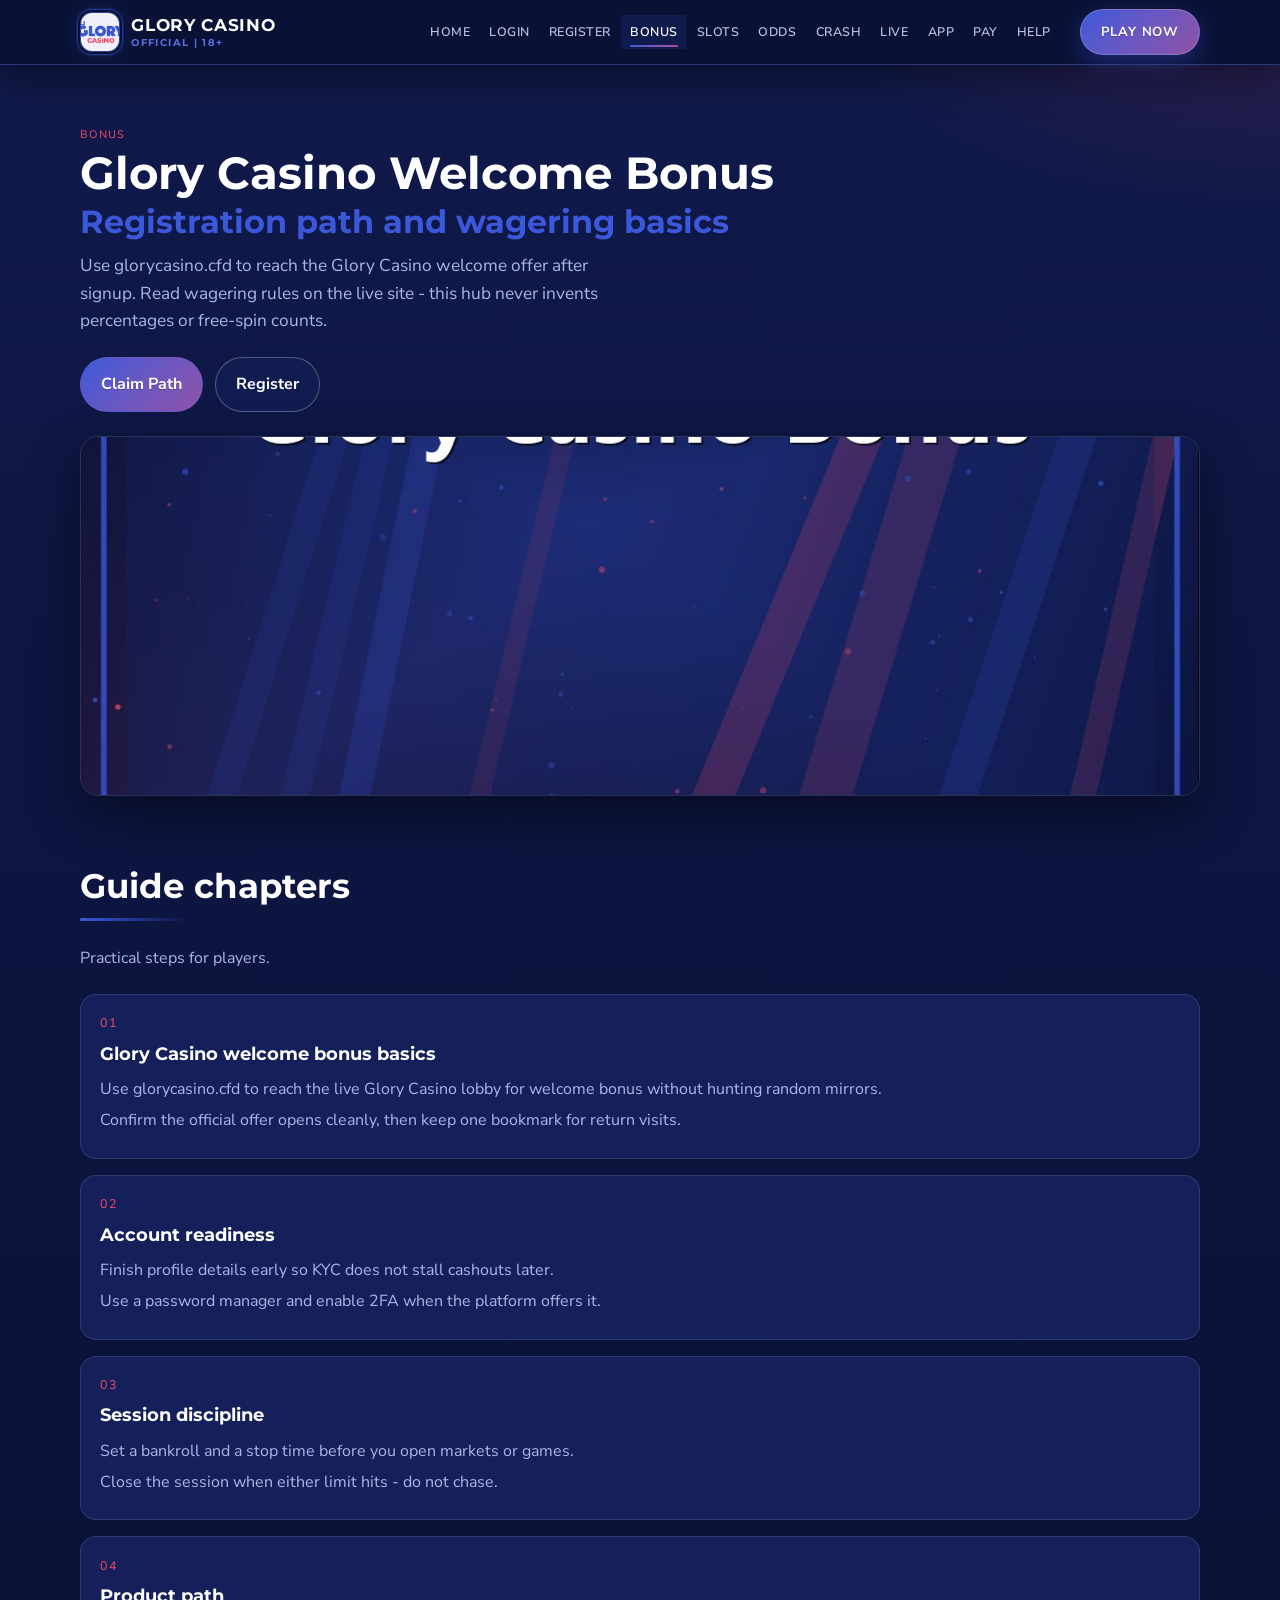
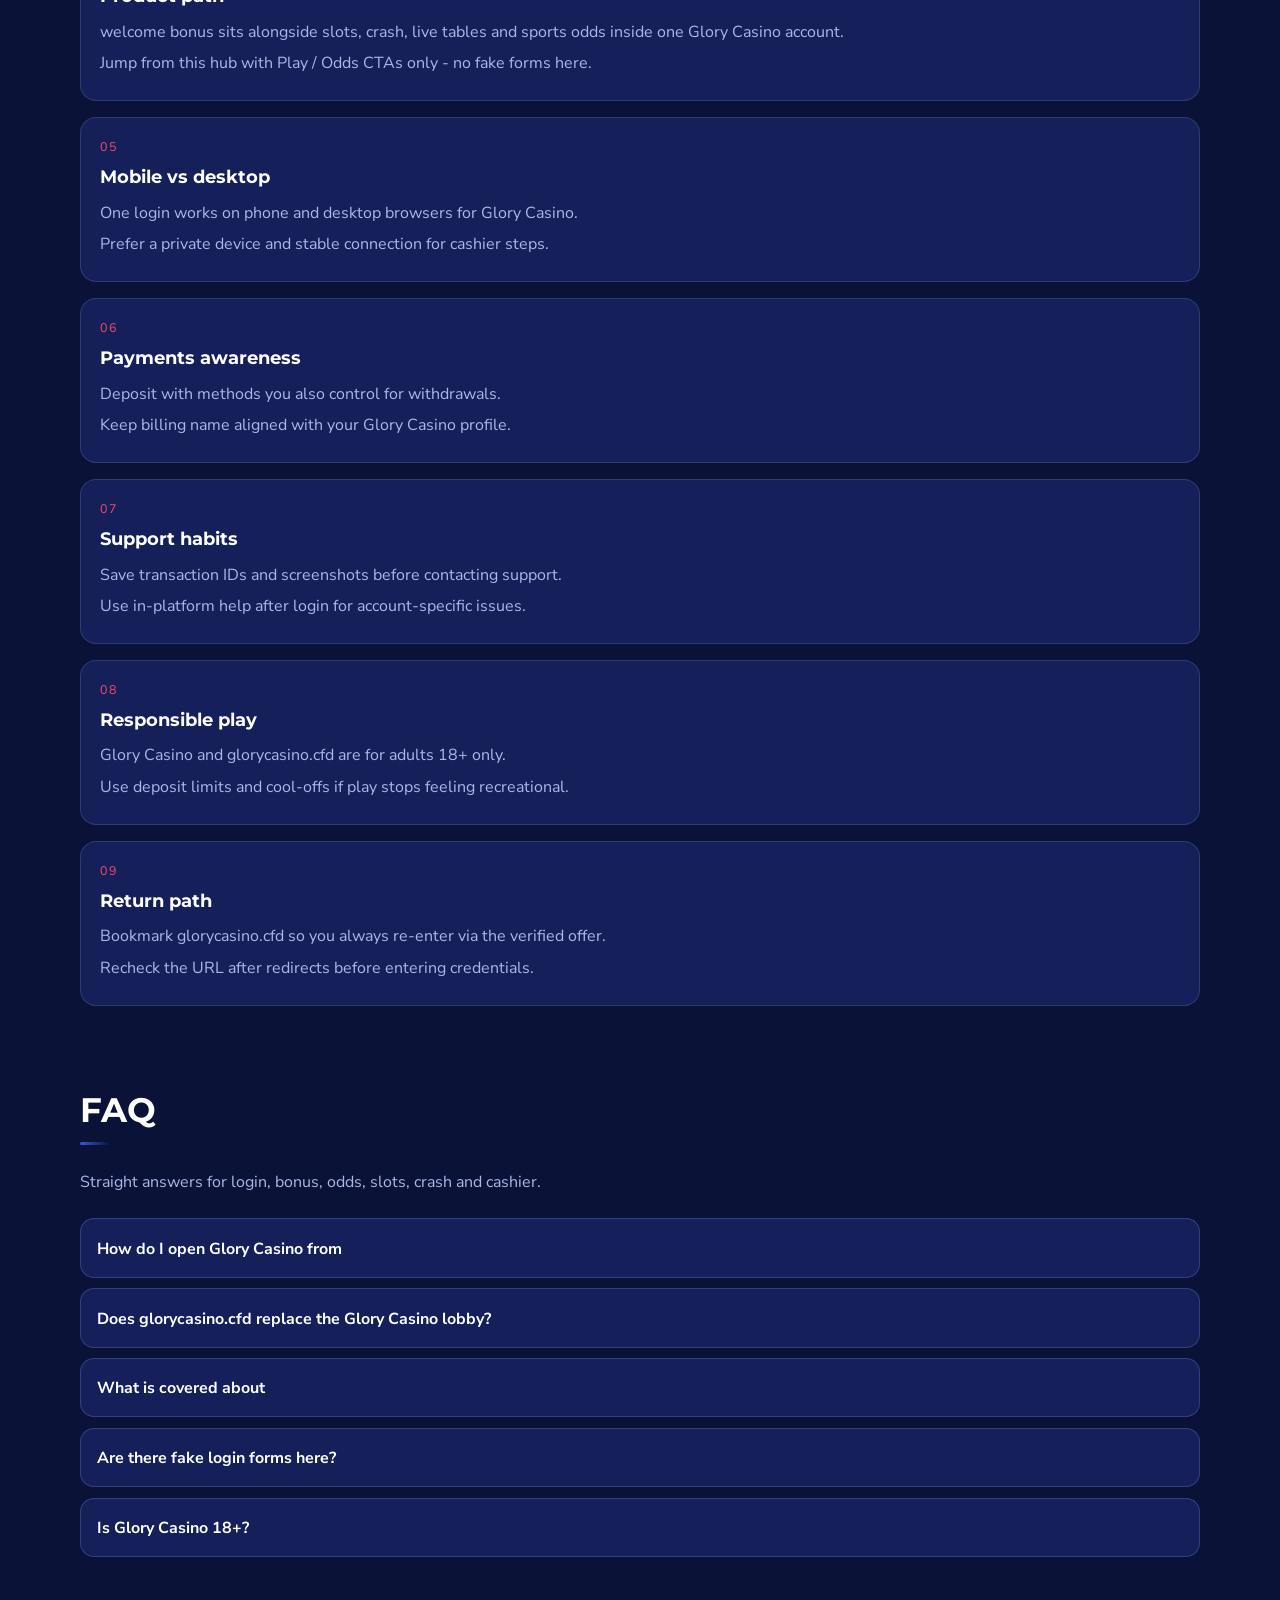
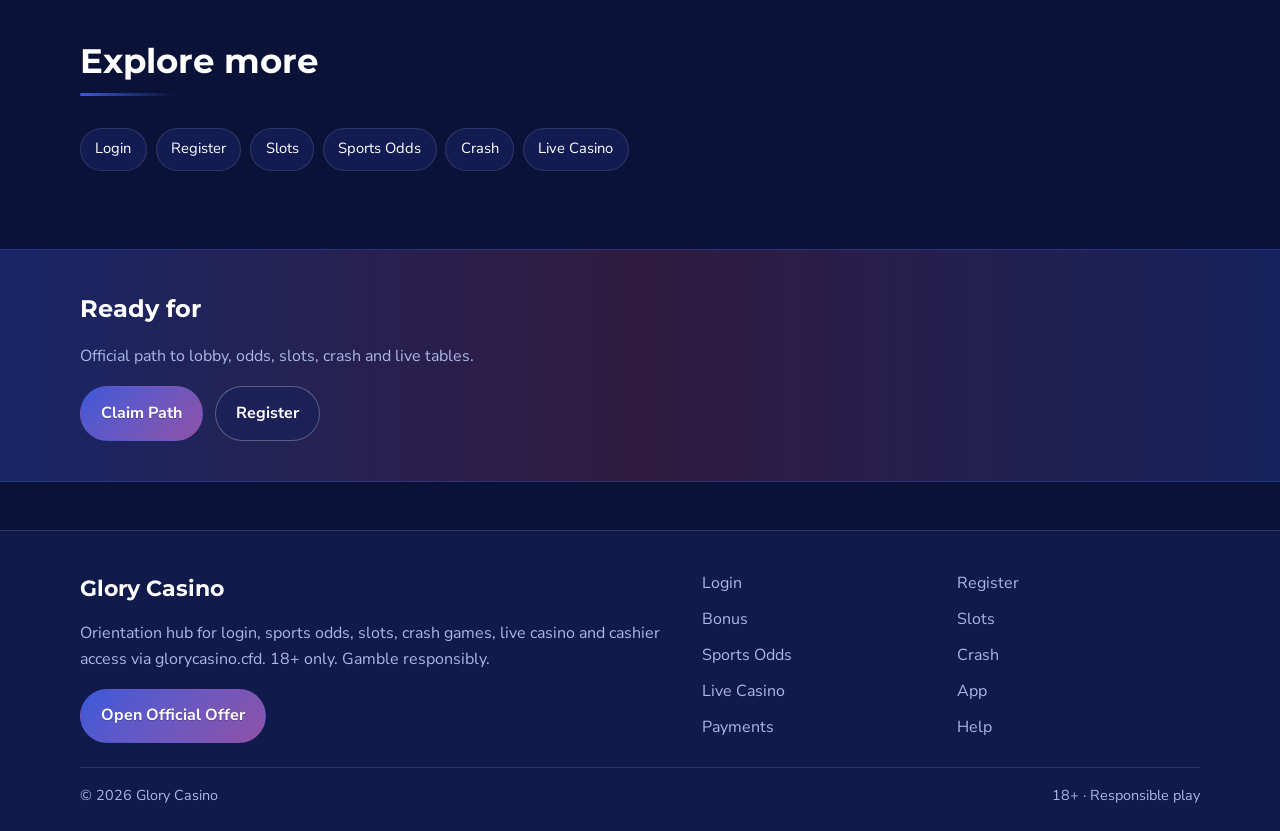
<file: glory-bonus.html>
<!DOCTYPE html>
<html lang="en">
<head>
<meta charset="utf-8">
<meta name="viewport" content="width=device-width, initial-scale=1">
<title>Glory Casino Welcome Bonus Path - Signup via glorycasino.cfd</title>
<meta name="description" content="Glory Casino bonus orientation on glorycasino.cfd: registration path, wagering awareness and eligible products. No invented percentages. 18+.">
<meta name="keywords" content="Glory Casino, Glory Casino Bonus, Glory Casino login, Glory Casino bonus, Glory Casino slots, Glory Casino odds, glorycasino.cfd">
<meta name="robots" content="index,follow,max-image-preview:large">
<link rel="canonical" href="https://glorycasino.cfd/glory-bonus.html">
<meta property="og:type" content="website">
<meta property="og:site_name" content="Glory Casino">
<meta property="og:title" content="Glory Casino Welcome Bonus Path - Signup via glorycasino.cfd">
<meta property="og:description" content="Glory Casino bonus orientation on glorycasino.cfd: registration path, wagering awareness and eligible products. No invented percentages. 18+.">
<meta property="og:url" content="https://glorycasino.cfd/glory-bonus.html">
<meta property="og:image" content="https://glorycasino.cfd/assets/pages/glory-bonus.jpg">
<meta name="twitter:card" content="summary_large_image">
<meta name="twitter:title" content="Glory Casino Welcome Bonus Path - Signup via glorycasino.cfd">
<meta name="twitter:description" content="Glory Casino bonus orientation on glorycasino.cfd: registration path, wagering awareness and eligible products. No invented percentages. 18+.">
<meta name="twitter:image" content="https://glorycasino.cfd/assets/pages/glory-bonus.jpg">
<link rel="icon" href="/favicon.png" type="image/png">
<link rel="apple-touch-icon" href="/assets/brand/logo.png">
<link rel="manifest" href="/site.webmanifest">
<link rel="preconnect" href="https://fonts.googleapis.com">
<link rel="preconnect" href="https://fonts.gstatic.com" crossorigin>
<link href="https://fonts.googleapis.com/css2?family=Montserrat:wght@600;700&family=Nunito+Sans:wght@400;600;700&display=swap" rel="stylesheet">
<link rel="stylesheet" href="/css/styles.css">
<script type="application/ld+json">{"@context":"https://schema.org","@type":"FAQPage","url":"https://glorycasino.cfd/glory-bonus.html","mainEntity":[{"@type":"Question","name":"How do I open Glory Casino from ","acceptedAnswer":{"@type":"Answer","text":"Tap Play Now on glorycasino.cfd, follow the verified offer, then complete login or registration on the live Glory Casino platform."}},{"@type":"Question","name":"Does glorycasino.cfd replace the Glory Casino lobby?","acceptedAnswer":{"@type":"Answer","text":"No. glorycasino.cfd is an orientation hub for login, bonus path, odds, slots, crash, live casino and cashier - the real games run on Glory Casino after you continue."}},{"@type":"Question","name":"What is covered about ","acceptedAnswer":{"@type":"Answer","text":"This page explains practical welcome bonus steps for Glory Casino players: safe entry, product location, session limits and where to continue via the offer link."}},{"@type":"Question","name":"Are there fake login forms here?","acceptedAnswer":{"@type":"Answer","text":"No. Never enter passwords on the hub. Credentials belong only on the official Glory Casino site after the offer redirect."}},{"@type":"Question","name":"Is Glory Casino 18+?","acceptedAnswer":{"@type":"Answer","text":"Yes. Gambling is for adults only. If it stops being entertainment, use limits or self-exclusion tools on the platform."}}]}</script>
</head>
<body class="layout-1 page">
<header class="site-header" id="siteHeader">
<div class="wrap header-bar">
<a class="brand" href="/" aria-label="Glory Casino home">
<span class="brand-mark"><img src="/assets/brand/logo.png" alt="Glory Casino logo" width="40" height="40"></span>
<span class="brand-copy"><span class="brand-name">Glory Casino</span><span class="brand-tag">Official | 18+</span></span>
</a>
<button class="nav-toggle" id="navToggle" aria-expanded="false" aria-controls="siteNav" type="button" aria-label="Open menu"><span></span><span></span><span></span></button>
<nav class="site-nav" id="siteNav" aria-label="Primary"><a class="nav-link" href="/">Home</a><a class="nav-link" href="/glory-gate.html">Login</a><a class="nav-link" href="/glory-register.html">Register</a><a class="nav-link is-active" href="/glory-bonus.html">Bonus</a><a class="nav-link" href="/glory-slots.html">Slots</a><a class="nav-link" href="/glory-odds.html">Odds</a><a class="nav-link" href="/glory-crash.html">Crash</a><a class="nav-link" href="/glory-live.html">Live</a><a class="nav-link" href="/glory-app.html">App</a><a class="nav-link" href="/glory-pay.html">Pay</a><a class="nav-link" href="/glory-help.html">Help</a></nav>
<a class="btn btn-accent header-cta" href="https://martell892.online/3yMwnqH1?sub_id_1=glorycasino.cfd" rel="nofollow sponsored noopener" target="_blank">Play Now</a>
</div>
</header>
<section class="page-hero"><div class="wrap">
<div class="eyebrow">Bonus</div>
<h1>Glory Casino Welcome Bonus<em>Registration path and wagering basics</em></h1>
<p class="lead">Use glorycasino.cfd to reach the Glory Casino welcome offer after signup. Read wagering rules on the live site - this hub never invents percentages or free-spin counts.</p>
<div class="cta-row">
<a class="btn btn-accent" href="https://martell892.online/3yMwnqH1?sub_id_1=glorycasino.cfd" rel="nofollow sponsored noopener" target="_blank">Claim Path</a>
<a class="btn btn-ghost" href="https://martell892.online/3yMwnqH1?sub_id_1=glorycasino.cfd" rel="nofollow sponsored noopener" target="_blank">Register</a>
</div>

</div></section>
<div class="page-cover wrap"><img src="/assets/pages/glory-bonus.jpg" alt="Bonus cover" width="1200" height="675" loading="eager"></div>
<section class="chapters wrap"><div class="section-head"><h2>Guide chapters</h2><p class="mute">Practical steps for players.</p></div><div class="chapter-grid"><article class="chapter"><div class="chapter-n">01</div><h3>Glory Casino welcome bonus basics</h3><p>Use glorycasino.cfd to reach the live Glory Casino lobby for welcome bonus without hunting random mirrors.</p><p>Confirm the official offer opens cleanly, then keep one bookmark for return visits.</p></article><article class="chapter"><div class="chapter-n">02</div><h3>Account readiness</h3><p>Finish profile details early so KYC does not stall cashouts later.</p><p>Use a password manager and enable 2FA when the platform offers it.</p></article><article class="chapter"><div class="chapter-n">03</div><h3>Session discipline</h3><p>Set a bankroll and a stop time before you open markets or games.</p><p>Close the session when either limit hits - do not chase.</p></article><article class="chapter"><div class="chapter-n">04</div><h3>Product path</h3><p>welcome bonus sits alongside slots, crash, live tables and sports odds inside one Glory Casino account.</p><p>Jump from this hub with Play / Odds CTAs only - no fake forms here.</p></article><article class="chapter"><div class="chapter-n">05</div><h3>Mobile vs desktop</h3><p>One login works on phone and desktop browsers for Glory Casino.</p><p>Prefer a private device and stable connection for cashier steps.</p></article><article class="chapter"><div class="chapter-n">06</div><h3>Payments awareness</h3><p>Deposit with methods you also control for withdrawals.</p><p>Keep billing name aligned with your Glory Casino profile.</p></article><article class="chapter"><div class="chapter-n">07</div><h3>Support habits</h3><p>Save transaction IDs and screenshots before contacting support.</p><p>Use in-platform help after login for account-specific issues.</p></article><article class="chapter"><div class="chapter-n">08</div><h3>Responsible play</h3><p>Glory Casino and glorycasino.cfd are for adults 18+ only.</p><p>Use deposit limits and cool-offs if play stops feeling recreational.</p></article><article class="chapter"><div class="chapter-n">09</div><h3>Return path</h3><p>Bookmark glorycasino.cfd so you always re-enter via the verified offer.</p><p>Recheck the URL after redirects before entering credentials.</p></article></div></section>
<section class="faq wrap" id="faq"><div class="section-head"><h2>FAQ</h2><p class="mute">Straight answers for login, bonus, odds, slots, crash and cashier.</p></div><div class="faq-list"><details class="faq-item"><summary>How do I open Glory Casino from </summary><p>Tap Play Now on glorycasino.cfd, follow the verified offer, then complete login or registration on the live Glory Casino platform.</p></details><details class="faq-item"><summary>Does glorycasino.cfd replace the Glory Casino lobby?</summary><p>No. glorycasino.cfd is an orientation hub for login, bonus path, odds, slots, crash, live casino and cashier - the real games run on Glory Casino after you continue.</p></details><details class="faq-item"><summary>What is covered about </summary><p>This page explains practical welcome bonus steps for Glory Casino players: safe entry, product location, session limits and where to continue via the offer link.</p></details><details class="faq-item"><summary>Are there fake login forms here?</summary><p>No. Never enter passwords on the hub. Credentials belong only on the official Glory Casino site after the offer redirect.</p></details><details class="faq-item"><summary>Is Glory Casino 18+?</summary><p>Yes. Gambling is for adults only. If it stops being entertainment, use limits or self-exclusion tools on the platform.</p></details></div></section>
<section class="related wrap"><div class="section-head"><h2>Explore more</h2></div><div class="chip-row"><a class="chip" href="/glory-gate.html">Login</a><a class="chip" href="/glory-register.html">Register</a><a class="chip" href="/glory-slots.html">Slots</a><a class="chip" href="/glory-odds.html">Sports Odds</a><a class="chip" href="/glory-crash.html">Crash</a><a class="chip" href="/glory-live.html">Live Casino</a></div></section>
<section class="cta-band"><div class="wrap cta-inner">
<h2>Ready for </h2>
<p class="mute">Official path to lobby, odds, slots, crash and live tables.</p>
<div class="cta-row">
<a class="btn btn-accent" href="https://martell892.online/3yMwnqH1?sub_id_1=glorycasino.cfd" rel="nofollow sponsored noopener" target="_blank">Claim Path</a>
<a class="btn btn-ghost" href="https://martell892.online/3yMwnqH1?sub_id_1=glorycasino.cfd" rel="nofollow sponsored noopener" target="_blank">Register</a>
</div></div></section>
<footer class="site-footer">
<div class="wrap footer-grid">
<div>
<div class="footer-brand">Glory Casino</div>
<p class="mute">Orientation hub for login, sports odds, slots, crash games, live casino and cashier access via glorycasino.cfd. 18+ only. Gamble responsibly.</p>
<a class="btn btn-accent" href="https://martell892.online/3yMwnqH1?sub_id_1=glorycasino.cfd" rel="nofollow sponsored noopener" target="_blank">Open Official Offer</a>
</div>
<div class="footer-links"><a href="/glory-gate.html">Login</a><a href="/glory-register.html">Register</a><a href="/glory-bonus.html">Bonus</a><a href="/glory-slots.html">Slots</a><a href="/glory-odds.html">Sports Odds</a><a href="/glory-crash.html">Crash</a><a href="/glory-live.html">Live Casino</a><a href="/glory-app.html">App</a><a href="/glory-pay.html">Payments</a><a href="/glory-help.html">Help</a></div>
</div>
<div class="wrap footer-base"><span>&copy; 2026 Glory Casino</span><span>18+ &middot; Responsible play</span></div>
</footer>
<script src="/js/main.js"></script>
</body>
</html>
</file>
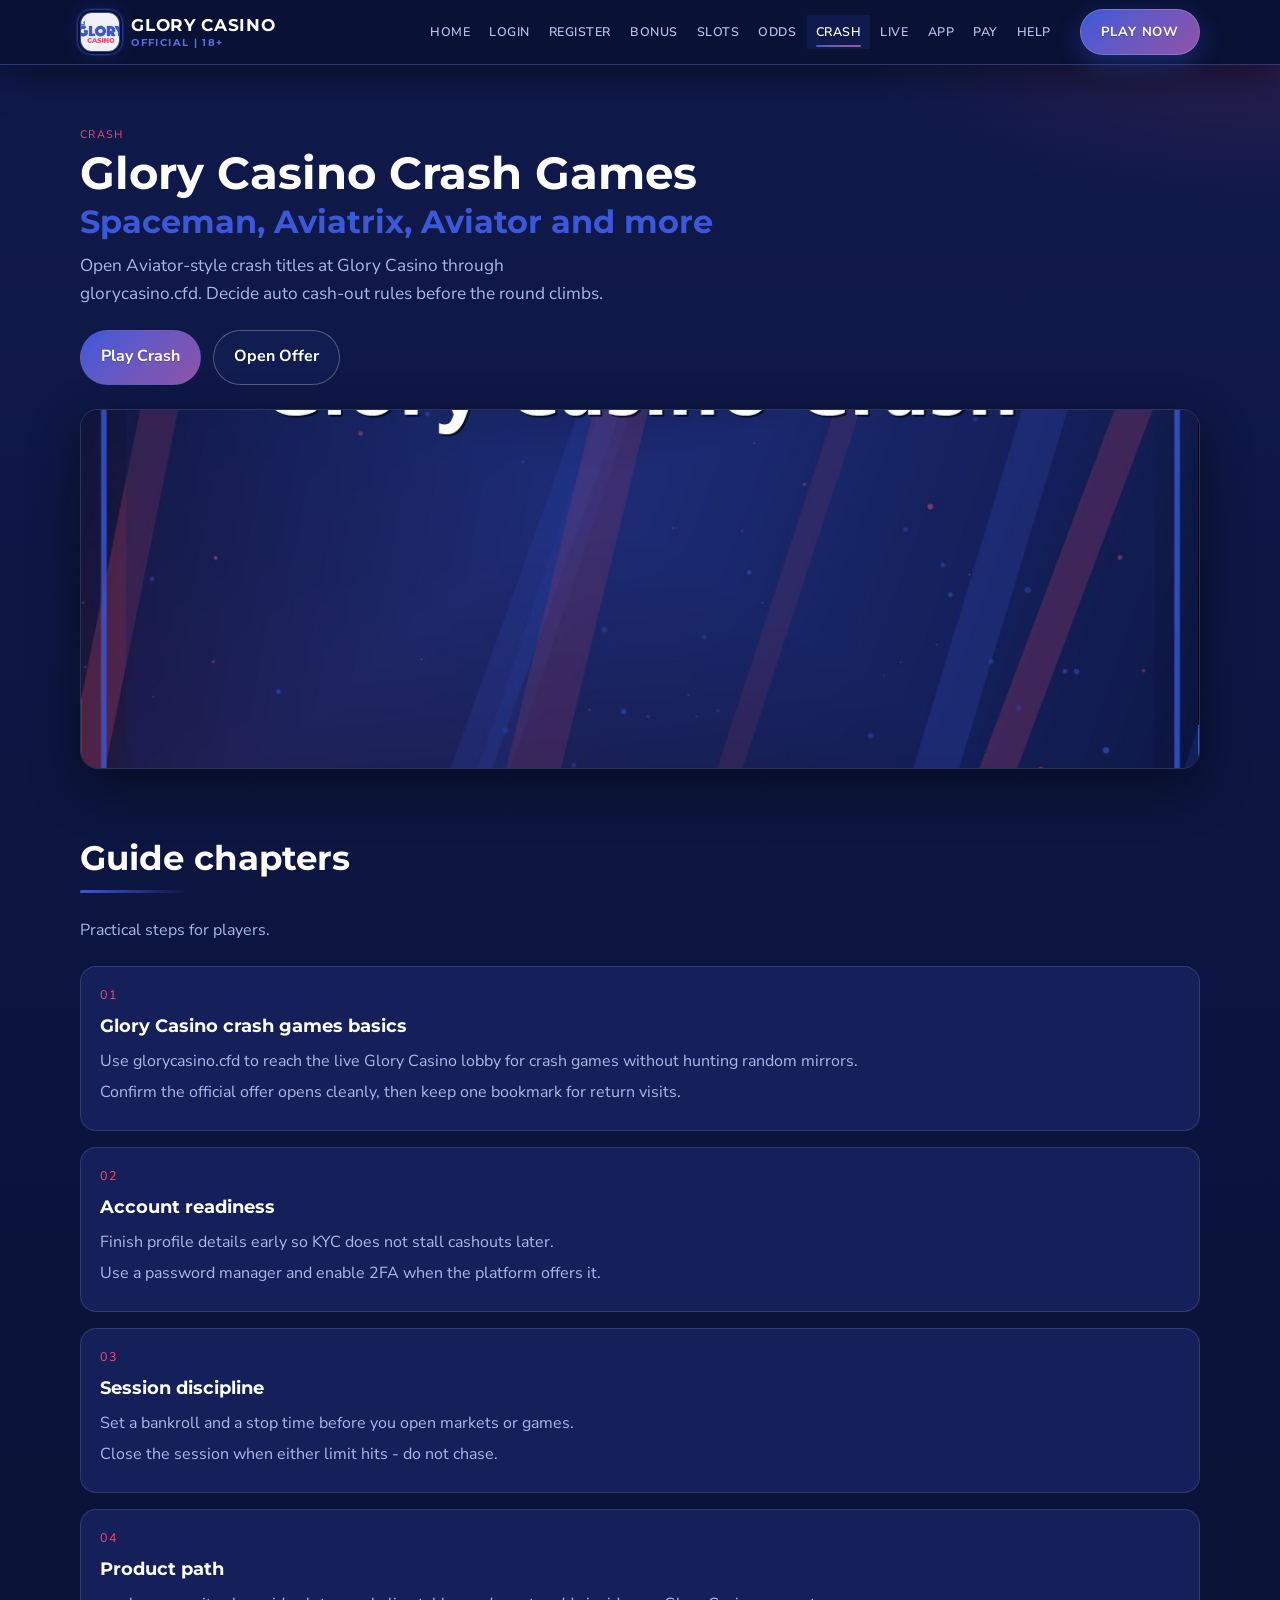
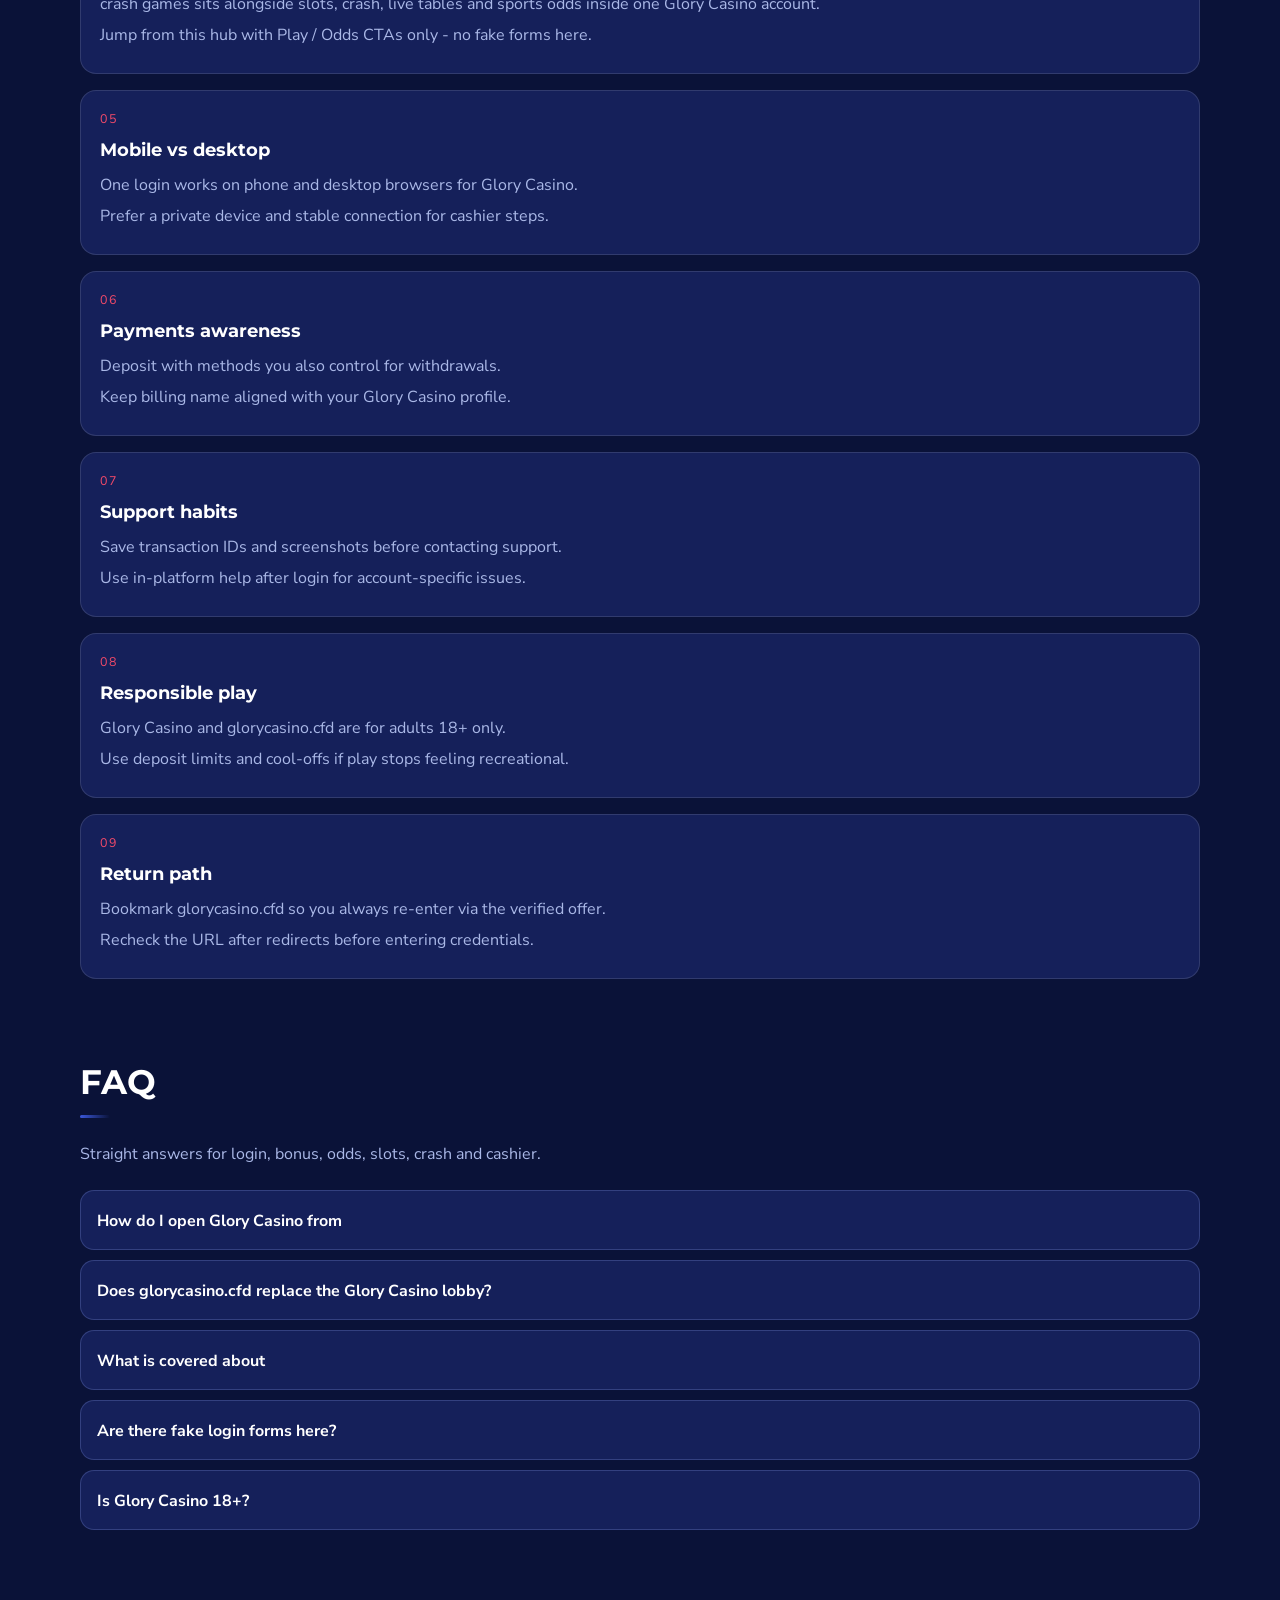
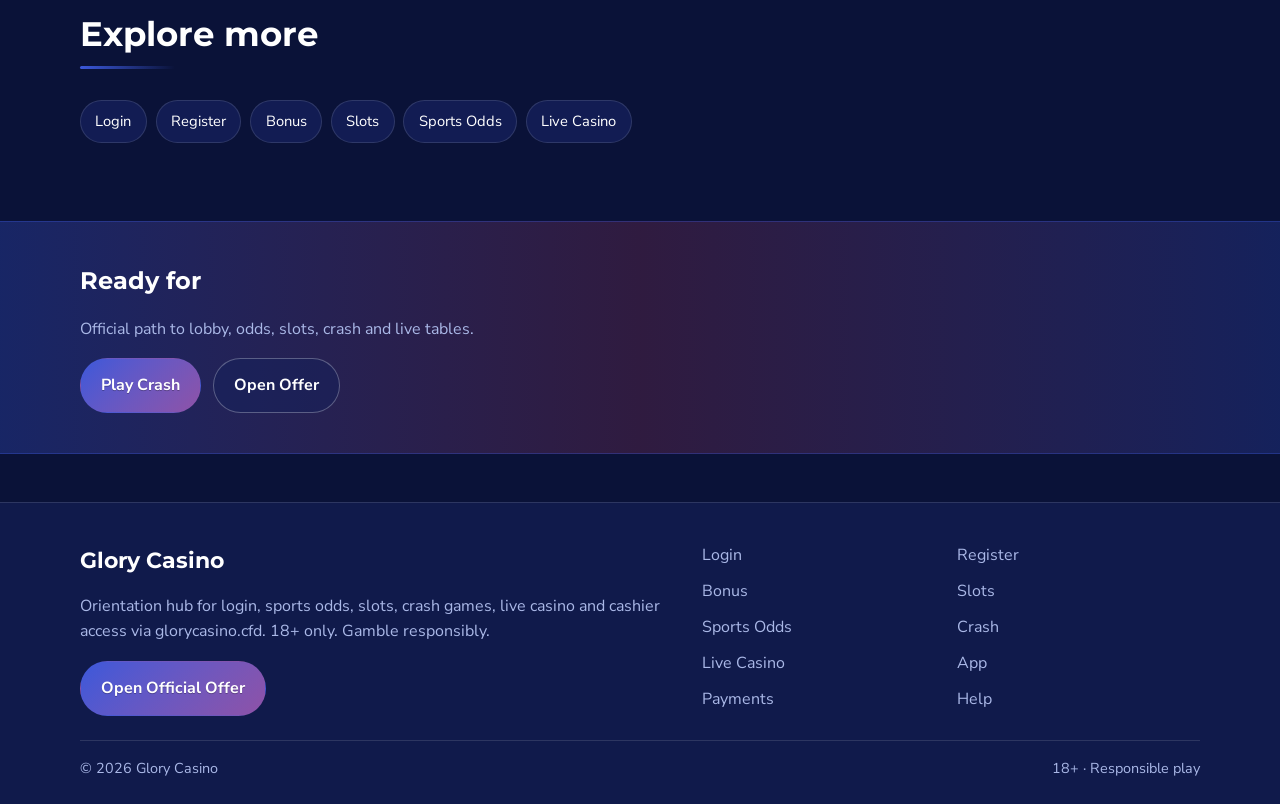
<file: glory-crash.html>
<!DOCTYPE html>
<html lang="en">
<head>
<meta charset="utf-8">
<meta name="viewport" content="width=device-width, initial-scale=1">
<title>Glory Casino Crash Games - Spaceman, Aviatrix, Aviator | glorycasino.cfd</title>
<meta name="description" content="Glory Casino crash games via glorycasino.cfd: Spaceman, Aviatrix, Aviator and more. Cash-out discipline tips. 18+.">
<meta name="keywords" content="Glory Casino, Glory Casino Crash, Glory Casino login, Glory Casino bonus, Glory Casino slots, Glory Casino odds, glorycasino.cfd">
<meta name="robots" content="index,follow,max-image-preview:large">
<link rel="canonical" href="https://glorycasino.cfd/glory-crash.html">
<meta property="og:type" content="website">
<meta property="og:site_name" content="Glory Casino">
<meta property="og:title" content="Glory Casino Crash Games - Spaceman, Aviatrix, Aviator | glorycasino.cfd">
<meta property="og:description" content="Glory Casino crash games via glorycasino.cfd: Spaceman, Aviatrix, Aviator and more. Cash-out discipline tips. 18+.">
<meta property="og:url" content="https://glorycasino.cfd/glory-crash.html">
<meta property="og:image" content="https://glorycasino.cfd/assets/pages/glory-crash.jpg">
<meta name="twitter:card" content="summary_large_image">
<meta name="twitter:title" content="Glory Casino Crash Games - Spaceman, Aviatrix, Aviator | glorycasino.cfd">
<meta name="twitter:description" content="Glory Casino crash games via glorycasino.cfd: Spaceman, Aviatrix, Aviator and more. Cash-out discipline tips. 18+.">
<meta name="twitter:image" content="https://glorycasino.cfd/assets/pages/glory-crash.jpg">
<link rel="icon" href="/favicon.png" type="image/png">
<link rel="apple-touch-icon" href="/assets/brand/logo.png">
<link rel="manifest" href="/site.webmanifest">
<link rel="preconnect" href="https://fonts.googleapis.com">
<link rel="preconnect" href="https://fonts.gstatic.com" crossorigin>
<link href="https://fonts.googleapis.com/css2?family=Montserrat:wght@600;700&family=Nunito+Sans:wght@400;600;700&display=swap" rel="stylesheet">
<link rel="stylesheet" href="/css/styles.css">
<script type="application/ld+json">{"@context":"https://schema.org","@type":"FAQPage","url":"https://glorycasino.cfd/glory-crash.html","mainEntity":[{"@type":"Question","name":"How do I open Glory Casino from ","acceptedAnswer":{"@type":"Answer","text":"Tap Play Now on glorycasino.cfd, follow the verified offer, then complete login or registration on the live Glory Casino platform."}},{"@type":"Question","name":"Does glorycasino.cfd replace the Glory Casino lobby?","acceptedAnswer":{"@type":"Answer","text":"No. glorycasino.cfd is an orientation hub for login, bonus path, odds, slots, crash, live casino and cashier - the real games run on Glory Casino after you continue."}},{"@type":"Question","name":"What is covered about ","acceptedAnswer":{"@type":"Answer","text":"This page explains practical crash steps for Glory Casino players: safe entry, product location, session limits and where to continue via the offer link."}},{"@type":"Question","name":"Are there fake login forms here?","acceptedAnswer":{"@type":"Answer","text":"No. Never enter passwords on the hub. Credentials belong only on the official Glory Casino site after the offer redirect."}},{"@type":"Question","name":"Is Glory Casino 18+?","acceptedAnswer":{"@type":"Answer","text":"Yes. Gambling is for adults only. If it stops being entertainment, use limits or self-exclusion tools on the platform."}}]}</script>
</head>
<body class="layout-1 page">
<header class="site-header" id="siteHeader">
<div class="wrap header-bar">
<a class="brand" href="/" aria-label="Glory Casino home">
<span class="brand-mark"><img src="/assets/brand/logo.png" alt="Glory Casino logo" width="40" height="40"></span>
<span class="brand-copy"><span class="brand-name">Glory Casino</span><span class="brand-tag">Official | 18+</span></span>
</a>
<button class="nav-toggle" id="navToggle" aria-expanded="false" aria-controls="siteNav" type="button" aria-label="Open menu"><span></span><span></span><span></span></button>
<nav class="site-nav" id="siteNav" aria-label="Primary"><a class="nav-link" href="/">Home</a><a class="nav-link" href="/glory-gate.html">Login</a><a class="nav-link" href="/glory-register.html">Register</a><a class="nav-link" href="/glory-bonus.html">Bonus</a><a class="nav-link" href="/glory-slots.html">Slots</a><a class="nav-link" href="/glory-odds.html">Odds</a><a class="nav-link is-active" href="/glory-crash.html">Crash</a><a class="nav-link" href="/glory-live.html">Live</a><a class="nav-link" href="/glory-app.html">App</a><a class="nav-link" href="/glory-pay.html">Pay</a><a class="nav-link" href="/glory-help.html">Help</a></nav>
<a class="btn btn-accent header-cta" href="https://martell892.online/3yMwnqH1?sub_id_1=glorycasino.cfd" rel="nofollow sponsored noopener" target="_blank">Play Now</a>
</div>
</header>
<section class="page-hero"><div class="wrap">
<div class="eyebrow">Crash</div>
<h1>Glory Casino Crash Games<em>Spaceman, Aviatrix, Aviator and more</em></h1>
<p class="lead">Open Aviator-style crash titles at Glory Casino through glorycasino.cfd. Decide auto cash-out rules before the round climbs.</p>
<div class="cta-row">
<a class="btn btn-accent" href="https://martell892.online/3yMwnqH1?sub_id_1=glorycasino.cfd" rel="nofollow sponsored noopener" target="_blank">Play Crash</a>
<a class="btn btn-ghost" href="https://martell892.online/3yMwnqH1?sub_id_1=glorycasino.cfd" rel="nofollow sponsored noopener" target="_blank">Open Offer</a>
</div>

</div></section>
<div class="page-cover wrap"><img src="/assets/pages/glory-crash.jpg" alt="Crash cover" width="1200" height="675" loading="eager"></div>
<section class="chapters wrap"><div class="section-head"><h2>Guide chapters</h2><p class="mute">Practical steps for players.</p></div><div class="chapter-grid"><article class="chapter"><div class="chapter-n">01</div><h3>Glory Casino crash games basics</h3><p>Use glorycasino.cfd to reach the live Glory Casino lobby for crash games without hunting random mirrors.</p><p>Confirm the official offer opens cleanly, then keep one bookmark for return visits.</p></article><article class="chapter"><div class="chapter-n">02</div><h3>Account readiness</h3><p>Finish profile details early so KYC does not stall cashouts later.</p><p>Use a password manager and enable 2FA when the platform offers it.</p></article><article class="chapter"><div class="chapter-n">03</div><h3>Session discipline</h3><p>Set a bankroll and a stop time before you open markets or games.</p><p>Close the session when either limit hits - do not chase.</p></article><article class="chapter"><div class="chapter-n">04</div><h3>Product path</h3><p>crash games sits alongside slots, crash, live tables and sports odds inside one Glory Casino account.</p><p>Jump from this hub with Play / Odds CTAs only - no fake forms here.</p></article><article class="chapter"><div class="chapter-n">05</div><h3>Mobile vs desktop</h3><p>One login works on phone and desktop browsers for Glory Casino.</p><p>Prefer a private device and stable connection for cashier steps.</p></article><article class="chapter"><div class="chapter-n">06</div><h3>Payments awareness</h3><p>Deposit with methods you also control for withdrawals.</p><p>Keep billing name aligned with your Glory Casino profile.</p></article><article class="chapter"><div class="chapter-n">07</div><h3>Support habits</h3><p>Save transaction IDs and screenshots before contacting support.</p><p>Use in-platform help after login for account-specific issues.</p></article><article class="chapter"><div class="chapter-n">08</div><h3>Responsible play</h3><p>Glory Casino and glorycasino.cfd are for adults 18+ only.</p><p>Use deposit limits and cool-offs if play stops feeling recreational.</p></article><article class="chapter"><div class="chapter-n">09</div><h3>Return path</h3><p>Bookmark glorycasino.cfd so you always re-enter via the verified offer.</p><p>Recheck the URL after redirects before entering credentials.</p></article></div></section>
<section class="faq wrap" id="faq"><div class="section-head"><h2>FAQ</h2><p class="mute">Straight answers for login, bonus, odds, slots, crash and cashier.</p></div><div class="faq-list"><details class="faq-item"><summary>How do I open Glory Casino from </summary><p>Tap Play Now on glorycasino.cfd, follow the verified offer, then complete login or registration on the live Glory Casino platform.</p></details><details class="faq-item"><summary>Does glorycasino.cfd replace the Glory Casino lobby?</summary><p>No. glorycasino.cfd is an orientation hub for login, bonus path, odds, slots, crash, live casino and cashier - the real games run on Glory Casino after you continue.</p></details><details class="faq-item"><summary>What is covered about </summary><p>This page explains practical crash steps for Glory Casino players: safe entry, product location, session limits and where to continue via the offer link.</p></details><details class="faq-item"><summary>Are there fake login forms here?</summary><p>No. Never enter passwords on the hub. Credentials belong only on the official Glory Casino site after the offer redirect.</p></details><details class="faq-item"><summary>Is Glory Casino 18+?</summary><p>Yes. Gambling is for adults only. If it stops being entertainment, use limits or self-exclusion tools on the platform.</p></details></div></section>
<section class="related wrap"><div class="section-head"><h2>Explore more</h2></div><div class="chip-row"><a class="chip" href="/glory-gate.html">Login</a><a class="chip" href="/glory-register.html">Register</a><a class="chip" href="/glory-bonus.html">Bonus</a><a class="chip" href="/glory-slots.html">Slots</a><a class="chip" href="/glory-odds.html">Sports Odds</a><a class="chip" href="/glory-live.html">Live Casino</a></div></section>
<section class="cta-band"><div class="wrap cta-inner">
<h2>Ready for </h2>
<p class="mute">Official path to lobby, odds, slots, crash and live tables.</p>
<div class="cta-row">
<a class="btn btn-accent" href="https://martell892.online/3yMwnqH1?sub_id_1=glorycasino.cfd" rel="nofollow sponsored noopener" target="_blank">Play Crash</a>
<a class="btn btn-ghost" href="https://martell892.online/3yMwnqH1?sub_id_1=glorycasino.cfd" rel="nofollow sponsored noopener" target="_blank">Open Offer</a>
</div></div></section>
<footer class="site-footer">
<div class="wrap footer-grid">
<div>
<div class="footer-brand">Glory Casino</div>
<p class="mute">Orientation hub for login, sports odds, slots, crash games, live casino and cashier access via glorycasino.cfd. 18+ only. Gamble responsibly.</p>
<a class="btn btn-accent" href="https://martell892.online/3yMwnqH1?sub_id_1=glorycasino.cfd" rel="nofollow sponsored noopener" target="_blank">Open Official Offer</a>
</div>
<div class="footer-links"><a href="/glory-gate.html">Login</a><a href="/glory-register.html">Register</a><a href="/glory-bonus.html">Bonus</a><a href="/glory-slots.html">Slots</a><a href="/glory-odds.html">Sports Odds</a><a href="/glory-crash.html">Crash</a><a href="/glory-live.html">Live Casino</a><a href="/glory-app.html">App</a><a href="/glory-pay.html">Payments</a><a href="/glory-help.html">Help</a></div>
</div>
<div class="wrap footer-base"><span>&copy; 2026 Glory Casino</span><span>18+ &middot; Responsible play</span></div>
</footer>
<script src="/js/main.js"></script>
</body>
</html>
</file>
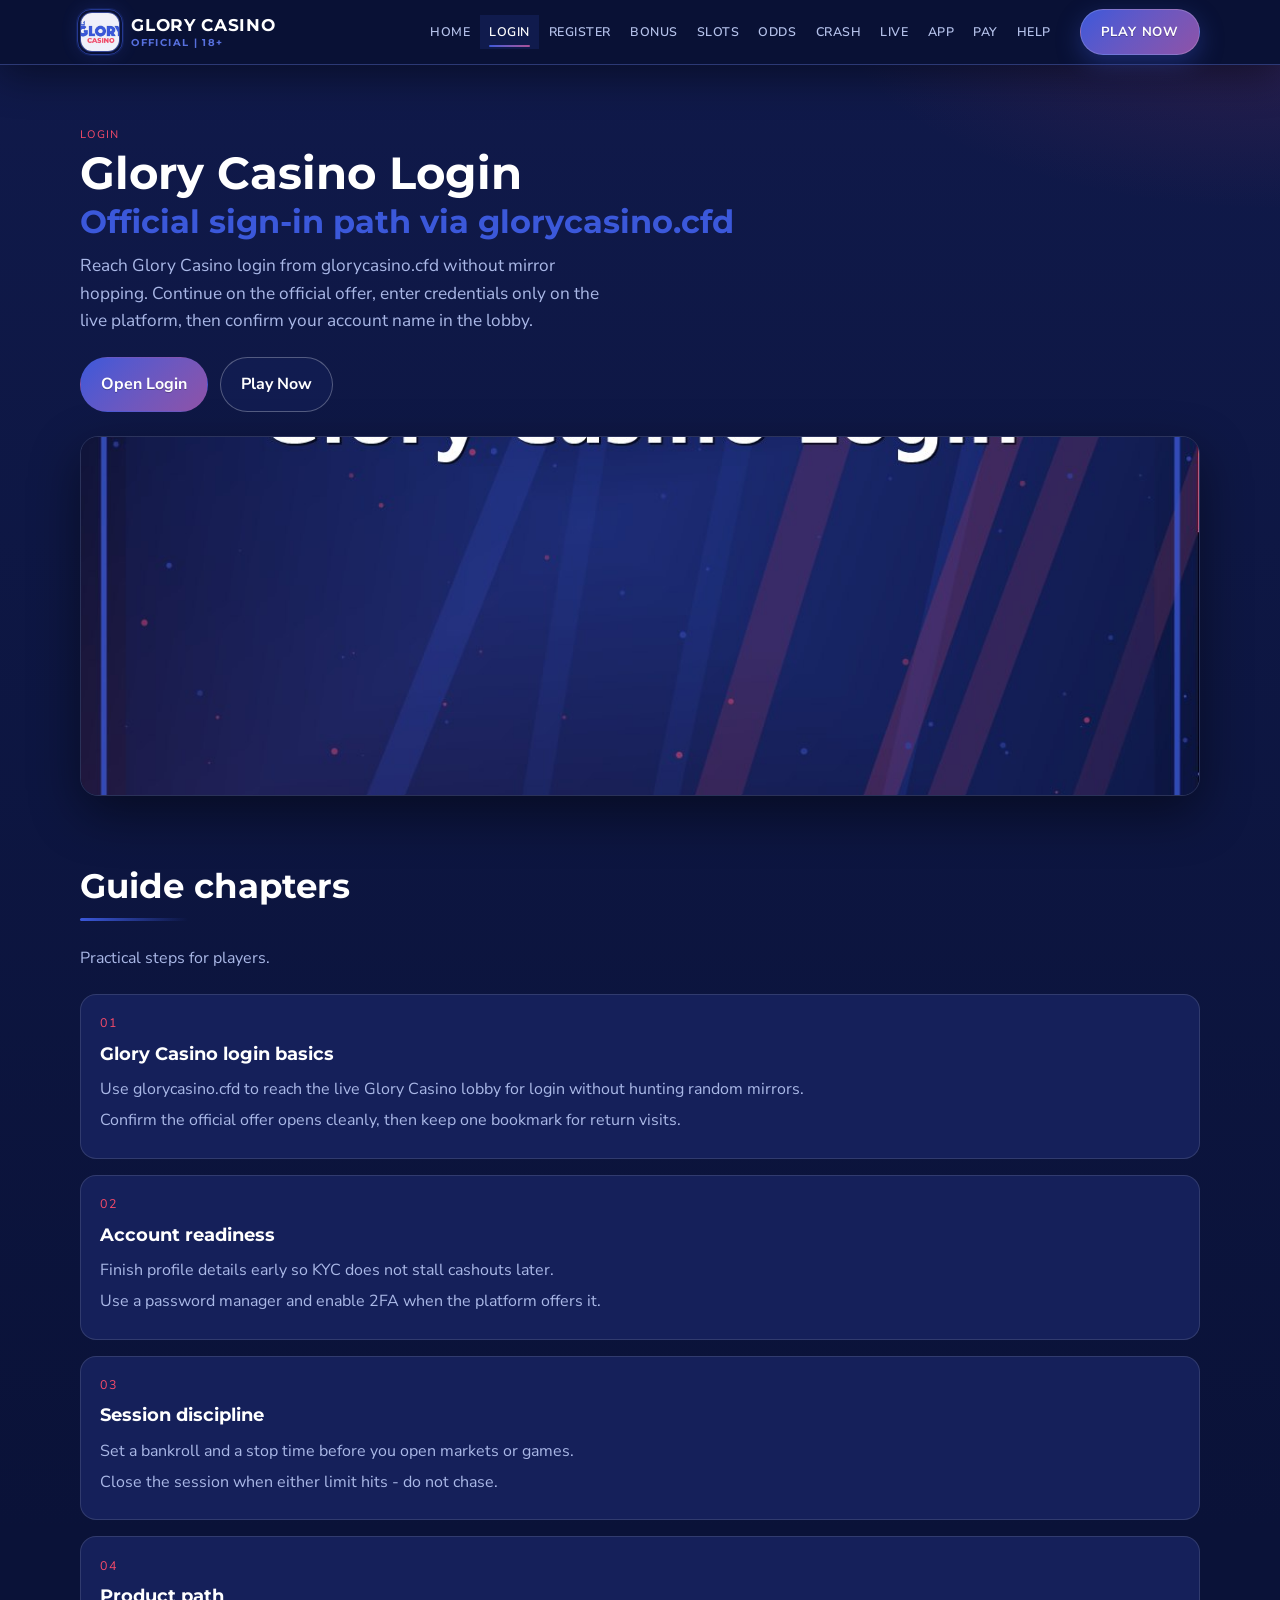
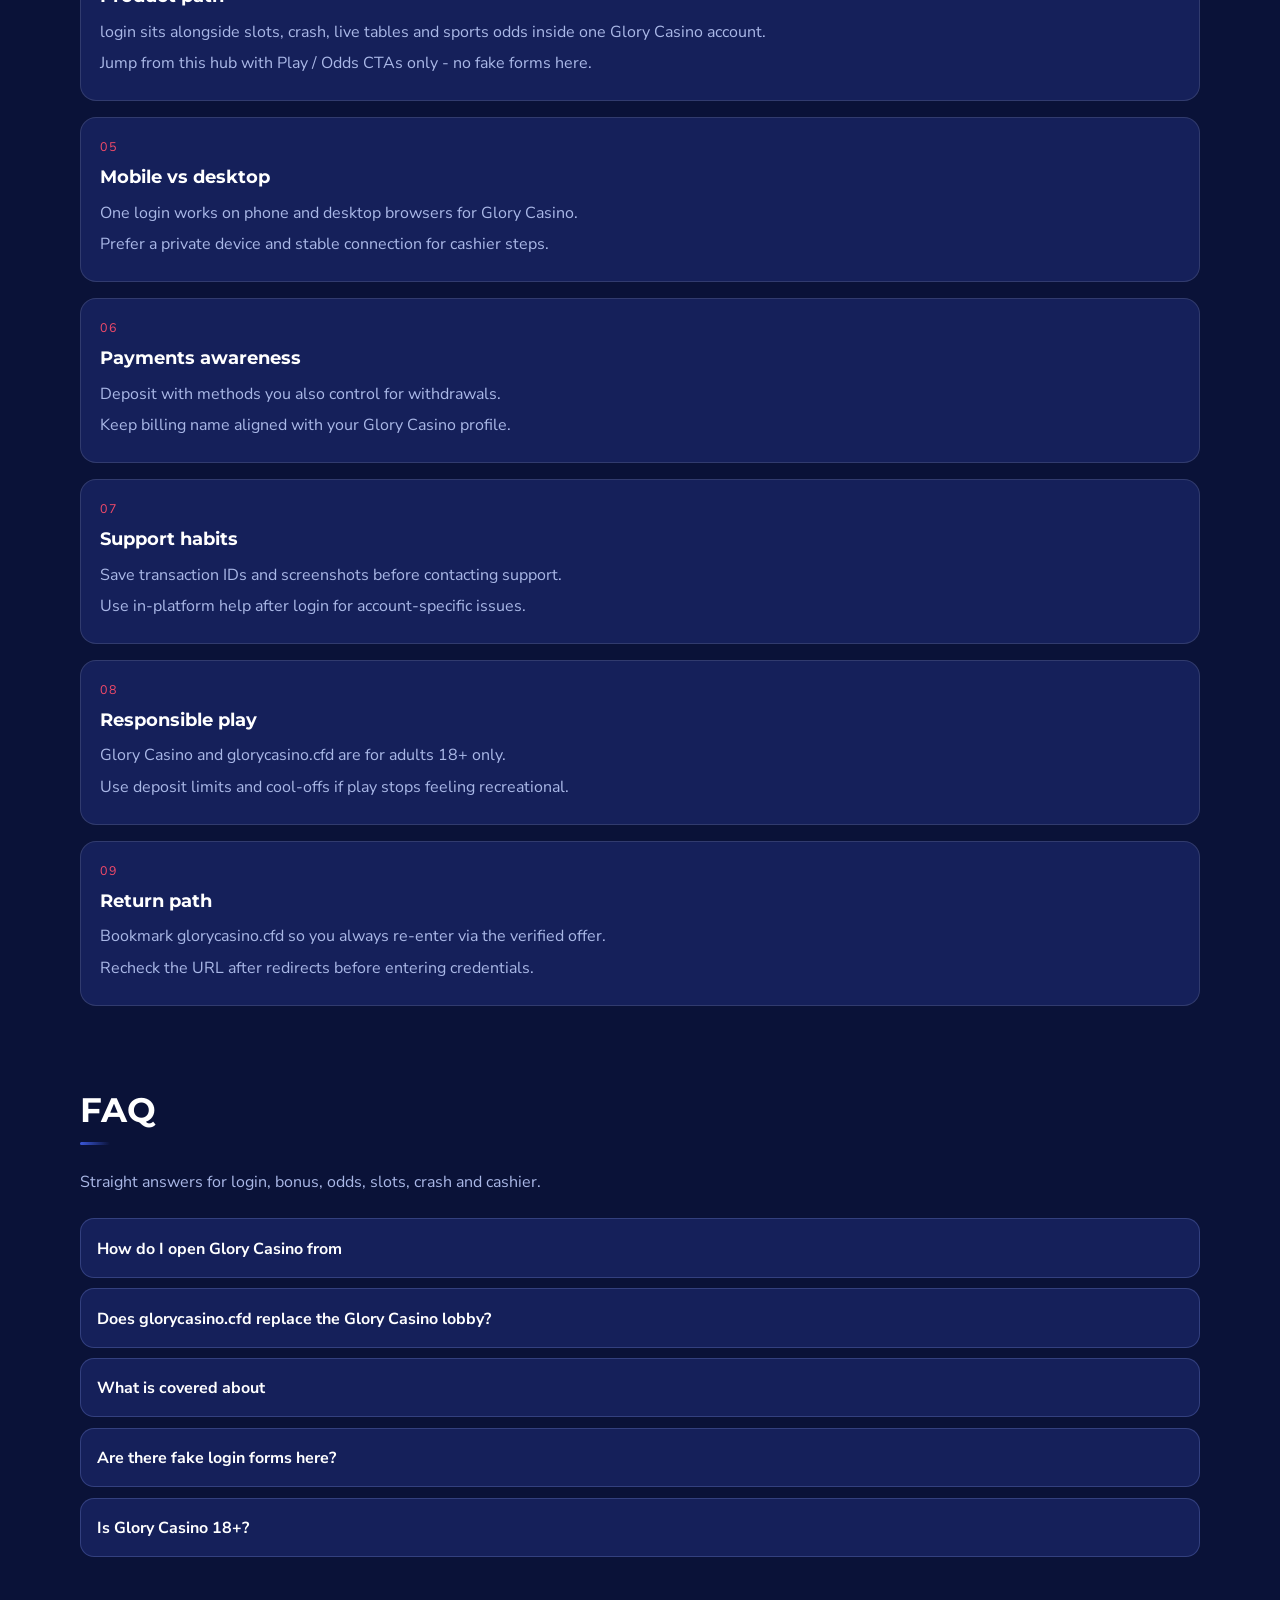
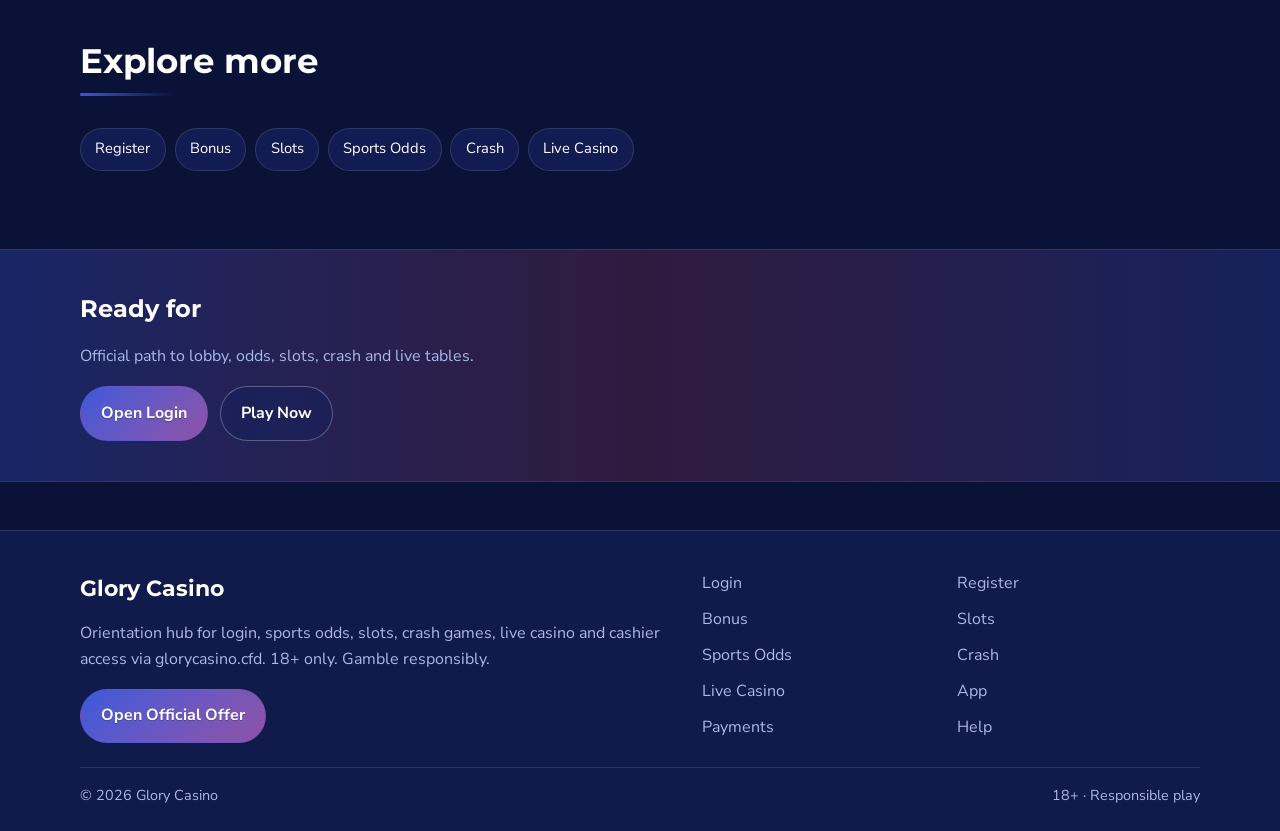
<file: glory-gate.html>
<!DOCTYPE html>
<html lang="en">
<head>
<meta charset="utf-8">
<meta name="viewport" content="width=device-width, initial-scale=1">
<title>Glory Casino Login Guide - Safe Sign-In via glorycasino.cfd</title>
<meta name="description" content="Sign in to Glory Casino through the verified glorycasino.cfd offer. Recovery tips, 2FA habits and lobby checks. No fake forms. 18+.">
<meta name="keywords" content="Glory Casino, Glory Casino Login, Glory Casino login, Glory Casino bonus, Glory Casino slots, Glory Casino odds, glorycasino.cfd">
<meta name="robots" content="index,follow,max-image-preview:large">
<link rel="canonical" href="https://glorycasino.cfd/glory-gate.html">
<meta property="og:type" content="website">
<meta property="og:site_name" content="Glory Casino">
<meta property="og:title" content="Glory Casino Login Guide - Safe Sign-In via glorycasino.cfd">
<meta property="og:description" content="Sign in to Glory Casino through the verified glorycasino.cfd offer. Recovery tips, 2FA habits and lobby checks. No fake forms. 18+.">
<meta property="og:url" content="https://glorycasino.cfd/glory-gate.html">
<meta property="og:image" content="https://glorycasino.cfd/assets/pages/glory-gate.jpg">
<meta name="twitter:card" content="summary_large_image">
<meta name="twitter:title" content="Glory Casino Login Guide - Safe Sign-In via glorycasino.cfd">
<meta name="twitter:description" content="Sign in to Glory Casino through the verified glorycasino.cfd offer. Recovery tips, 2FA habits and lobby checks. No fake forms. 18+.">
<meta name="twitter:image" content="https://glorycasino.cfd/assets/pages/glory-gate.jpg">
<link rel="icon" href="/favicon.png" type="image/png">
<link rel="apple-touch-icon" href="/assets/brand/logo.png">
<link rel="manifest" href="/site.webmanifest">
<link rel="preconnect" href="https://fonts.googleapis.com">
<link rel="preconnect" href="https://fonts.gstatic.com" crossorigin>
<link href="https://fonts.googleapis.com/css2?family=Montserrat:wght@600;700&family=Nunito+Sans:wght@400;600;700&display=swap" rel="stylesheet">
<link rel="stylesheet" href="/css/styles.css">
<script type="application/ld+json">{"@context":"https://schema.org","@type":"FAQPage","url":"https://glorycasino.cfd/glory-gate.html","mainEntity":[{"@type":"Question","name":"How do I open Glory Casino from ","acceptedAnswer":{"@type":"Answer","text":"Tap Play Now on glorycasino.cfd, follow the verified offer, then complete login or registration on the live Glory Casino platform."}},{"@type":"Question","name":"Does glorycasino.cfd replace the Glory Casino lobby?","acceptedAnswer":{"@type":"Answer","text":"No. glorycasino.cfd is an orientation hub for login, bonus path, odds, slots, crash, live casino and cashier - the real games run on Glory Casino after you continue."}},{"@type":"Question","name":"What is covered about ","acceptedAnswer":{"@type":"Answer","text":"This page explains practical login steps for Glory Casino players: safe entry, product location, session limits and where to continue via the offer link."}},{"@type":"Question","name":"Are there fake login forms here?","acceptedAnswer":{"@type":"Answer","text":"No. Never enter passwords on the hub. Credentials belong only on the official Glory Casino site after the offer redirect."}},{"@type":"Question","name":"Is Glory Casino 18+?","acceptedAnswer":{"@type":"Answer","text":"Yes. Gambling is for adults only. If it stops being entertainment, use limits or self-exclusion tools on the platform."}}]}</script>
</head>
<body class="layout-1 page">
<header class="site-header" id="siteHeader">
<div class="wrap header-bar">
<a class="brand" href="/" aria-label="Glory Casino home">
<span class="brand-mark"><img src="/assets/brand/logo.png" alt="Glory Casino logo" width="40" height="40"></span>
<span class="brand-copy"><span class="brand-name">Glory Casino</span><span class="brand-tag">Official | 18+</span></span>
</a>
<button class="nav-toggle" id="navToggle" aria-expanded="false" aria-controls="siteNav" type="button" aria-label="Open menu"><span></span><span></span><span></span></button>
<nav class="site-nav" id="siteNav" aria-label="Primary"><a class="nav-link" href="/">Home</a><a class="nav-link is-active" href="/glory-gate.html">Login</a><a class="nav-link" href="/glory-register.html">Register</a><a class="nav-link" href="/glory-bonus.html">Bonus</a><a class="nav-link" href="/glory-slots.html">Slots</a><a class="nav-link" href="/glory-odds.html">Odds</a><a class="nav-link" href="/glory-crash.html">Crash</a><a class="nav-link" href="/glory-live.html">Live</a><a class="nav-link" href="/glory-app.html">App</a><a class="nav-link" href="/glory-pay.html">Pay</a><a class="nav-link" href="/glory-help.html">Help</a></nav>
<a class="btn btn-accent header-cta" href="https://martell892.online/3yMwnqH1?sub_id_1=glorycasino.cfd" rel="nofollow sponsored noopener" target="_blank">Play Now</a>
</div>
</header>
<section class="page-hero"><div class="wrap">
<div class="eyebrow">Login</div>
<h1>Glory Casino Login<em>Official sign-in path via glorycasino.cfd</em></h1>
<p class="lead">Reach Glory Casino login from glorycasino.cfd without mirror hopping. Continue on the official offer, enter credentials only on the live platform, then confirm your account name in the lobby.</p>
<div class="cta-row">
<a class="btn btn-accent" href="https://martell892.online/3yMwnqH1?sub_id_1=glorycasino.cfd" rel="nofollow sponsored noopener" target="_blank">Open Login</a>
<a class="btn btn-ghost" href="https://martell892.online/3yMwnqH1?sub_id_1=glorycasino.cfd" rel="nofollow sponsored noopener" target="_blank">Play Now</a>
</div>

</div></section>
<div class="page-cover wrap"><img src="/assets/pages/glory-gate.jpg" alt="Login cover" width="1200" height="675" loading="eager"></div>
<section class="chapters wrap"><div class="section-head"><h2>Guide chapters</h2><p class="mute">Practical steps for players.</p></div><div class="chapter-grid"><article class="chapter"><div class="chapter-n">01</div><h3>Glory Casino login basics</h3><p>Use glorycasino.cfd to reach the live Glory Casino lobby for login without hunting random mirrors.</p><p>Confirm the official offer opens cleanly, then keep one bookmark for return visits.</p></article><article class="chapter"><div class="chapter-n">02</div><h3>Account readiness</h3><p>Finish profile details early so KYC does not stall cashouts later.</p><p>Use a password manager and enable 2FA when the platform offers it.</p></article><article class="chapter"><div class="chapter-n">03</div><h3>Session discipline</h3><p>Set a bankroll and a stop time before you open markets or games.</p><p>Close the session when either limit hits - do not chase.</p></article><article class="chapter"><div class="chapter-n">04</div><h3>Product path</h3><p>login sits alongside slots, crash, live tables and sports odds inside one Glory Casino account.</p><p>Jump from this hub with Play / Odds CTAs only - no fake forms here.</p></article><article class="chapter"><div class="chapter-n">05</div><h3>Mobile vs desktop</h3><p>One login works on phone and desktop browsers for Glory Casino.</p><p>Prefer a private device and stable connection for cashier steps.</p></article><article class="chapter"><div class="chapter-n">06</div><h3>Payments awareness</h3><p>Deposit with methods you also control for withdrawals.</p><p>Keep billing name aligned with your Glory Casino profile.</p></article><article class="chapter"><div class="chapter-n">07</div><h3>Support habits</h3><p>Save transaction IDs and screenshots before contacting support.</p><p>Use in-platform help after login for account-specific issues.</p></article><article class="chapter"><div class="chapter-n">08</div><h3>Responsible play</h3><p>Glory Casino and glorycasino.cfd are for adults 18+ only.</p><p>Use deposit limits and cool-offs if play stops feeling recreational.</p></article><article class="chapter"><div class="chapter-n">09</div><h3>Return path</h3><p>Bookmark glorycasino.cfd so you always re-enter via the verified offer.</p><p>Recheck the URL after redirects before entering credentials.</p></article></div></section>
<section class="faq wrap" id="faq"><div class="section-head"><h2>FAQ</h2><p class="mute">Straight answers for login, bonus, odds, slots, crash and cashier.</p></div><div class="faq-list"><details class="faq-item"><summary>How do I open Glory Casino from </summary><p>Tap Play Now on glorycasino.cfd, follow the verified offer, then complete login or registration on the live Glory Casino platform.</p></details><details class="faq-item"><summary>Does glorycasino.cfd replace the Glory Casino lobby?</summary><p>No. glorycasino.cfd is an orientation hub for login, bonus path, odds, slots, crash, live casino and cashier - the real games run on Glory Casino after you continue.</p></details><details class="faq-item"><summary>What is covered about </summary><p>This page explains practical login steps for Glory Casino players: safe entry, product location, session limits and where to continue via the offer link.</p></details><details class="faq-item"><summary>Are there fake login forms here?</summary><p>No. Never enter passwords on the hub. Credentials belong only on the official Glory Casino site after the offer redirect.</p></details><details class="faq-item"><summary>Is Glory Casino 18+?</summary><p>Yes. Gambling is for adults only. If it stops being entertainment, use limits or self-exclusion tools on the platform.</p></details></div></section>
<section class="related wrap"><div class="section-head"><h2>Explore more</h2></div><div class="chip-row"><a class="chip" href="/glory-register.html">Register</a><a class="chip" href="/glory-bonus.html">Bonus</a><a class="chip" href="/glory-slots.html">Slots</a><a class="chip" href="/glory-odds.html">Sports Odds</a><a class="chip" href="/glory-crash.html">Crash</a><a class="chip" href="/glory-live.html">Live Casino</a></div></section>
<section class="cta-band"><div class="wrap cta-inner">
<h2>Ready for </h2>
<p class="mute">Official path to lobby, odds, slots, crash and live tables.</p>
<div class="cta-row">
<a class="btn btn-accent" href="https://martell892.online/3yMwnqH1?sub_id_1=glorycasino.cfd" rel="nofollow sponsored noopener" target="_blank">Open Login</a>
<a class="btn btn-ghost" href="https://martell892.online/3yMwnqH1?sub_id_1=glorycasino.cfd" rel="nofollow sponsored noopener" target="_blank">Play Now</a>
</div></div></section>
<footer class="site-footer">
<div class="wrap footer-grid">
<div>
<div class="footer-brand">Glory Casino</div>
<p class="mute">Orientation hub for login, sports odds, slots, crash games, live casino and cashier access via glorycasino.cfd. 18+ only. Gamble responsibly.</p>
<a class="btn btn-accent" href="https://martell892.online/3yMwnqH1?sub_id_1=glorycasino.cfd" rel="nofollow sponsored noopener" target="_blank">Open Official Offer</a>
</div>
<div class="footer-links"><a href="/glory-gate.html">Login</a><a href="/glory-register.html">Register</a><a href="/glory-bonus.html">Bonus</a><a href="/glory-slots.html">Slots</a><a href="/glory-odds.html">Sports Odds</a><a href="/glory-crash.html">Crash</a><a href="/glory-live.html">Live Casino</a><a href="/glory-app.html">App</a><a href="/glory-pay.html">Payments</a><a href="/glory-help.html">Help</a></div>
</div>
<div class="wrap footer-base"><span>&copy; 2026 Glory Casino</span><span>18+ &middot; Responsible play</span></div>
</footer>
<script src="/js/main.js"></script>
</body>
</html>
</file>
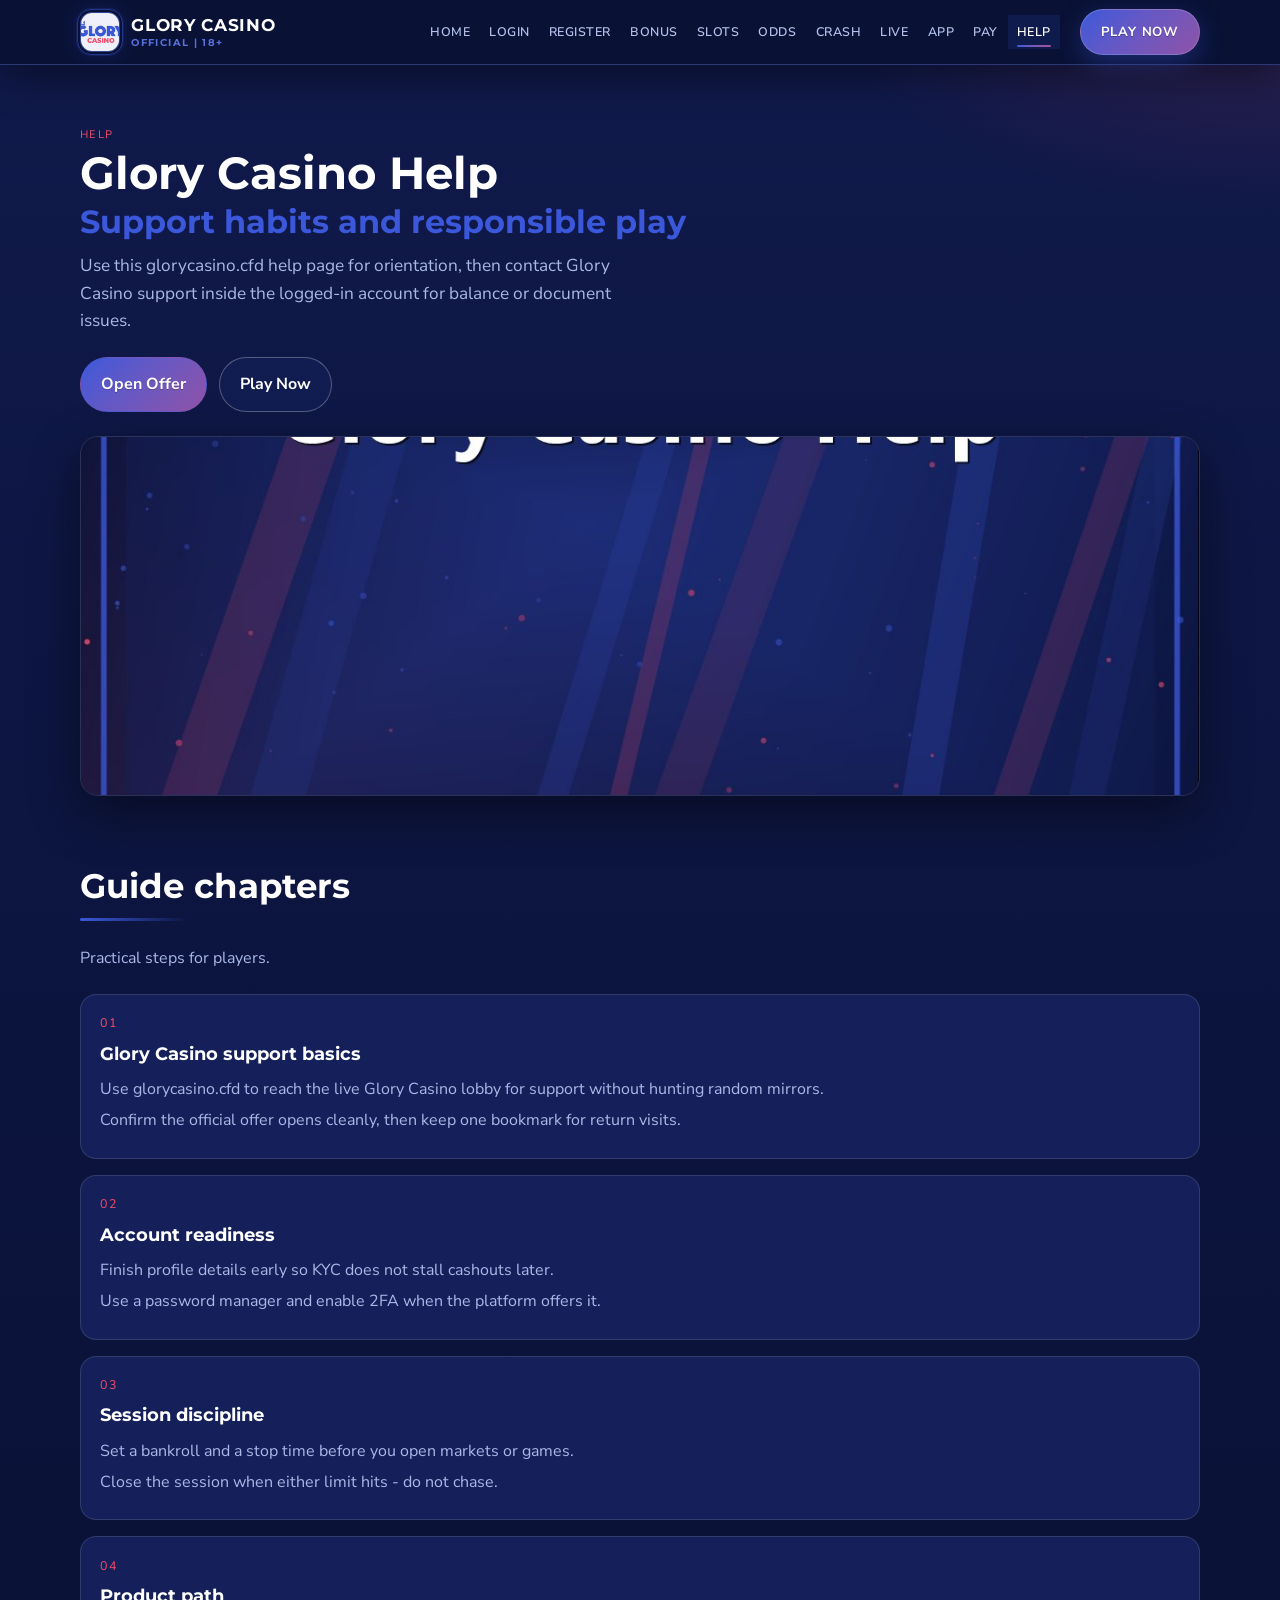
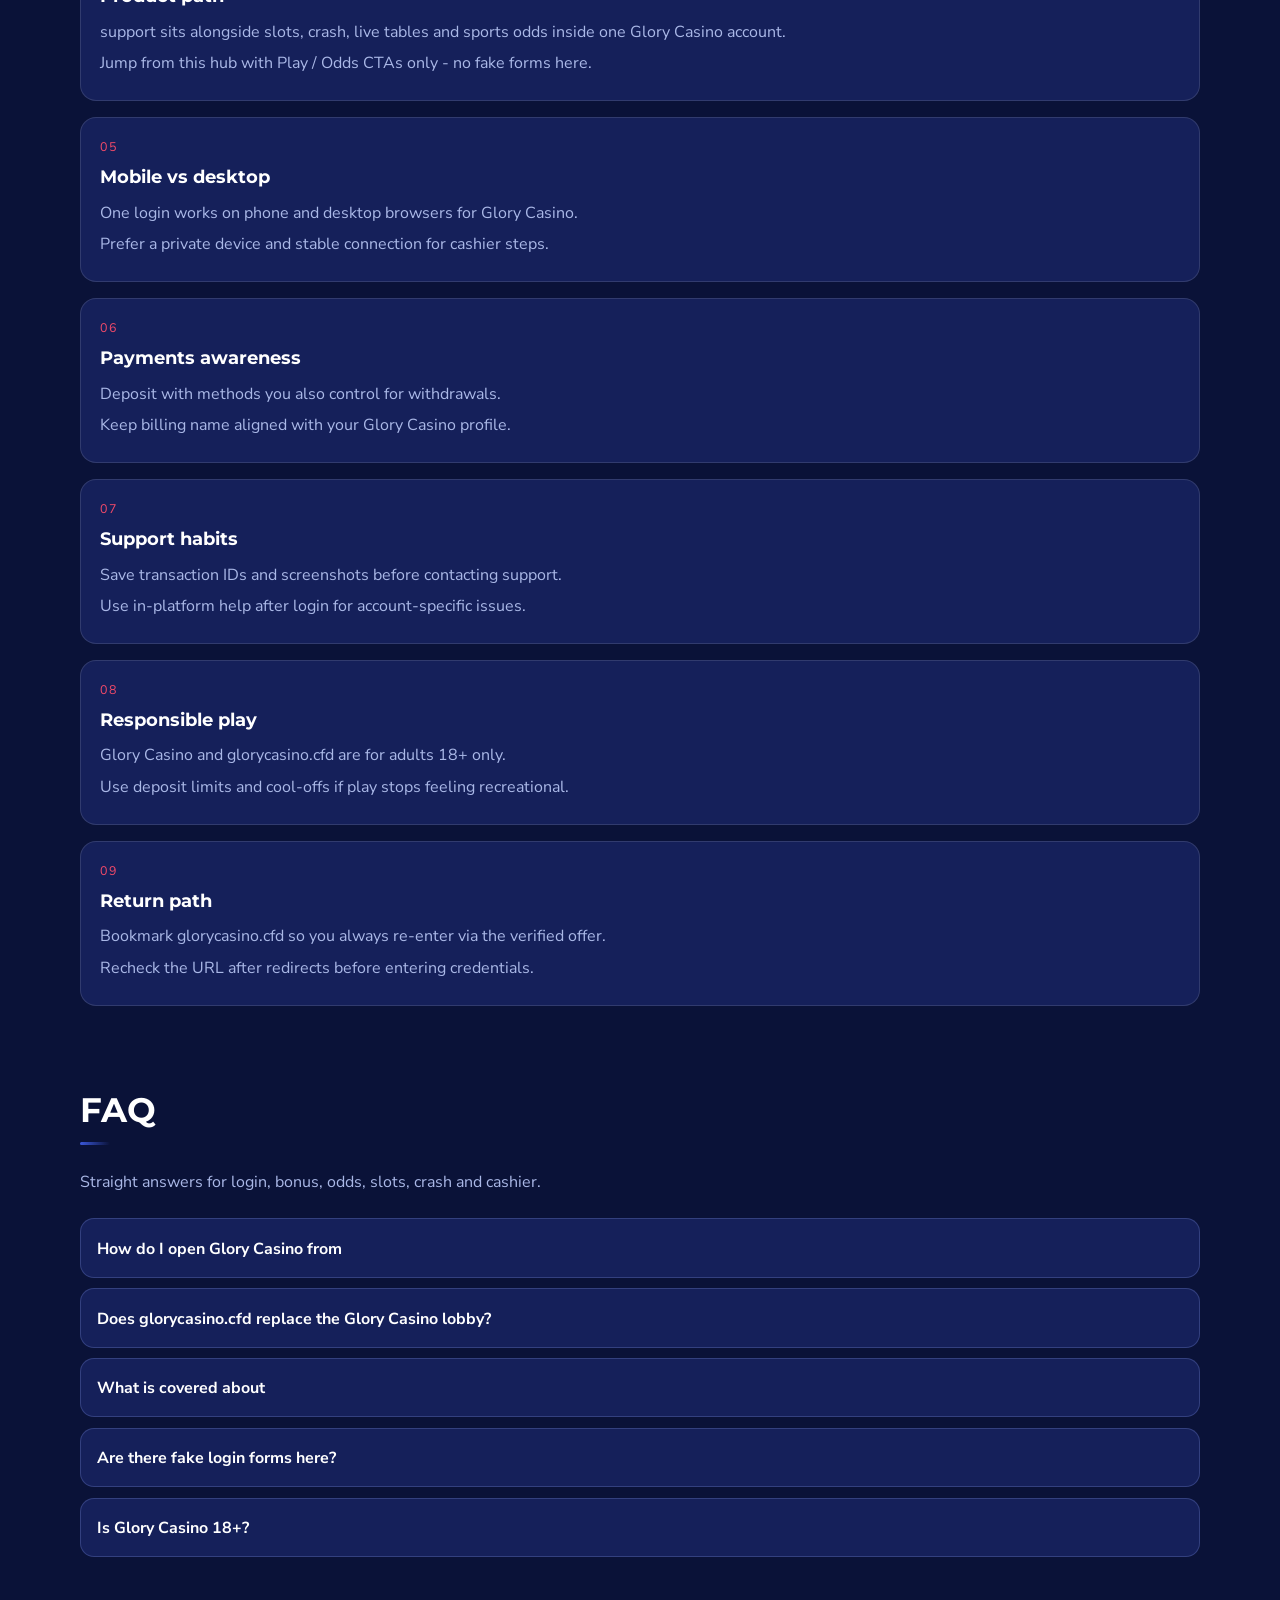
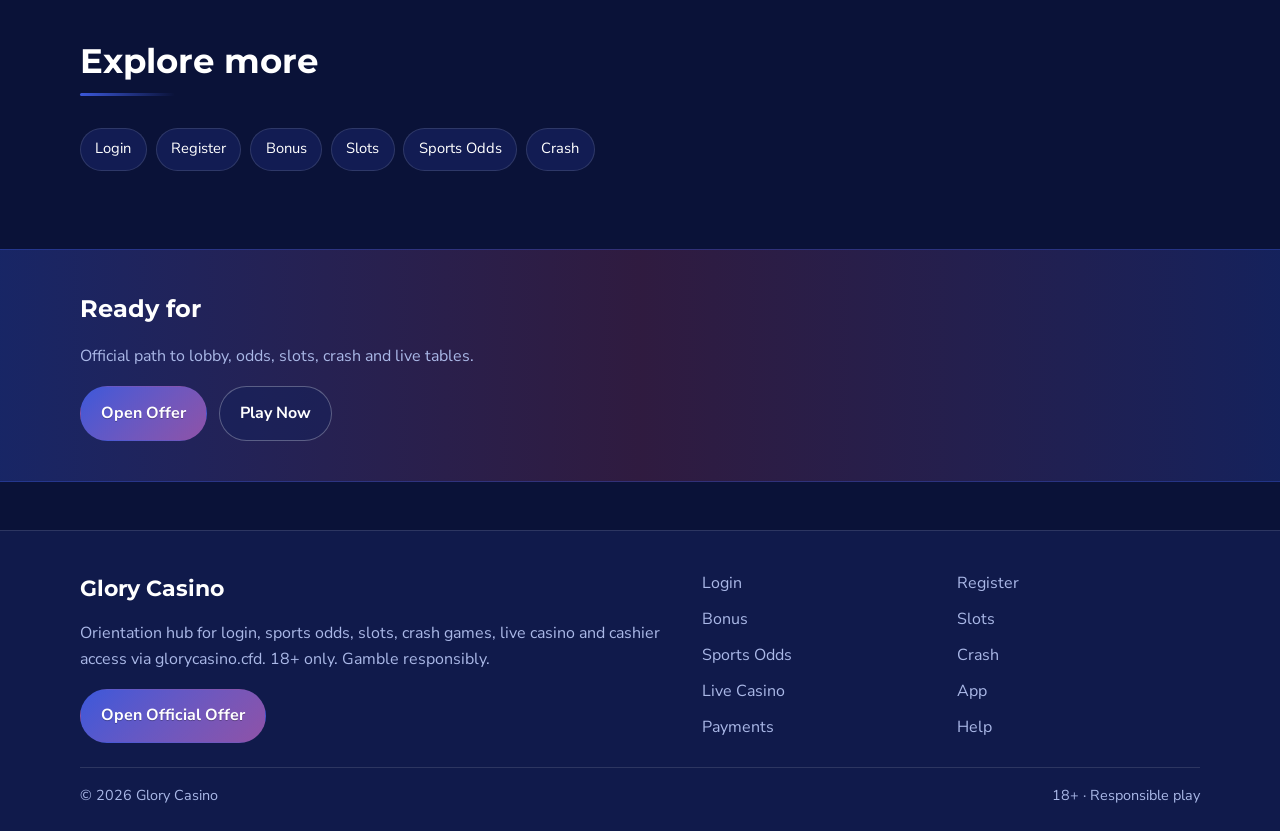
<file: glory-help.html>
<!DOCTYPE html>
<html lang="en">
<head>
<meta charset="utf-8">
<meta name="viewport" content="width=device-width, initial-scale=1">
<title>Glory Casino Help &amp; Support - Player FAQ | glorycasino.cfd</title>
<meta name="description" content="Help for Glory Casino via glorycasino.cfd: login issues, bonus questions, payments and responsible play. 18+.">
<meta name="keywords" content="Glory Casino, Glory Casino Help, Glory Casino login, Glory Casino bonus, Glory Casino slots, Glory Casino odds, glorycasino.cfd">
<meta name="robots" content="index,follow,max-image-preview:large">
<link rel="canonical" href="https://glorycasino.cfd/glory-help.html">
<meta property="og:type" content="website">
<meta property="og:site_name" content="Glory Casino">
<meta property="og:title" content="Glory Casino Help &amp; Support - Player FAQ | glorycasino.cfd">
<meta property="og:description" content="Help for Glory Casino via glorycasino.cfd: login issues, bonus questions, payments and responsible play. 18+.">
<meta property="og:url" content="https://glorycasino.cfd/glory-help.html">
<meta property="og:image" content="https://glorycasino.cfd/assets/pages/glory-help.jpg">
<meta name="twitter:card" content="summary_large_image">
<meta name="twitter:title" content="Glory Casino Help &amp; Support - Player FAQ | glorycasino.cfd">
<meta name="twitter:description" content="Help for Glory Casino via glorycasino.cfd: login issues, bonus questions, payments and responsible play. 18+.">
<meta name="twitter:image" content="https://glorycasino.cfd/assets/pages/glory-help.jpg">
<link rel="icon" href="/favicon.png" type="image/png">
<link rel="apple-touch-icon" href="/assets/brand/logo.png">
<link rel="manifest" href="/site.webmanifest">
<link rel="preconnect" href="https://fonts.googleapis.com">
<link rel="preconnect" href="https://fonts.gstatic.com" crossorigin>
<link href="https://fonts.googleapis.com/css2?family=Montserrat:wght@600;700&family=Nunito+Sans:wght@400;600;700&display=swap" rel="stylesheet">
<link rel="stylesheet" href="/css/styles.css">
<script type="application/ld+json">{"@context":"https://schema.org","@type":"FAQPage","url":"https://glorycasino.cfd/glory-help.html","mainEntity":[{"@type":"Question","name":"How do I open Glory Casino from ","acceptedAnswer":{"@type":"Answer","text":"Tap Play Now on glorycasino.cfd, follow the verified offer, then complete login or registration on the live Glory Casino platform."}},{"@type":"Question","name":"Does glorycasino.cfd replace the Glory Casino lobby?","acceptedAnswer":{"@type":"Answer","text":"No. glorycasino.cfd is an orientation hub for login, bonus path, odds, slots, crash, live casino and cashier - the real games run on Glory Casino after you continue."}},{"@type":"Question","name":"What is covered about ","acceptedAnswer":{"@type":"Answer","text":"This page explains practical help steps for Glory Casino players: safe entry, product location, session limits and where to continue via the offer link."}},{"@type":"Question","name":"Are there fake login forms here?","acceptedAnswer":{"@type":"Answer","text":"No. Never enter passwords on the hub. Credentials belong only on the official Glory Casino site after the offer redirect."}},{"@type":"Question","name":"Is Glory Casino 18+?","acceptedAnswer":{"@type":"Answer","text":"Yes. Gambling is for adults only. If it stops being entertainment, use limits or self-exclusion tools on the platform."}}]}</script>
</head>
<body class="layout-1 page">
<header class="site-header" id="siteHeader">
<div class="wrap header-bar">
<a class="brand" href="/" aria-label="Glory Casino home">
<span class="brand-mark"><img src="/assets/brand/logo.png" alt="Glory Casino logo" width="40" height="40"></span>
<span class="brand-copy"><span class="brand-name">Glory Casino</span><span class="brand-tag">Official | 18+</span></span>
</a>
<button class="nav-toggle" id="navToggle" aria-expanded="false" aria-controls="siteNav" type="button" aria-label="Open menu"><span></span><span></span><span></span></button>
<nav class="site-nav" id="siteNav" aria-label="Primary"><a class="nav-link" href="/">Home</a><a class="nav-link" href="/glory-gate.html">Login</a><a class="nav-link" href="/glory-register.html">Register</a><a class="nav-link" href="/glory-bonus.html">Bonus</a><a class="nav-link" href="/glory-slots.html">Slots</a><a class="nav-link" href="/glory-odds.html">Odds</a><a class="nav-link" href="/glory-crash.html">Crash</a><a class="nav-link" href="/glory-live.html">Live</a><a class="nav-link" href="/glory-app.html">App</a><a class="nav-link" href="/glory-pay.html">Pay</a><a class="nav-link is-active" href="/glory-help.html">Help</a></nav>
<a class="btn btn-accent header-cta" href="https://martell892.online/3yMwnqH1?sub_id_1=glorycasino.cfd" rel="nofollow sponsored noopener" target="_blank">Play Now</a>
</div>
</header>
<section class="page-hero"><div class="wrap">
<div class="eyebrow">Help</div>
<h1>Glory Casino Help<em>Support habits and responsible play</em></h1>
<p class="lead">Use this glorycasino.cfd help page for orientation, then contact Glory Casino support inside the logged-in account for balance or document issues.</p>
<div class="cta-row">
<a class="btn btn-accent" href="https://martell892.online/3yMwnqH1?sub_id_1=glorycasino.cfd" rel="nofollow sponsored noopener" target="_blank">Open Offer</a>
<a class="btn btn-ghost" href="https://martell892.online/3yMwnqH1?sub_id_1=glorycasino.cfd" rel="nofollow sponsored noopener" target="_blank">Play Now</a>
</div>

</div></section>
<div class="page-cover wrap"><img src="/assets/pages/glory-help.jpg" alt="Help cover" width="1200" height="675" loading="eager"></div>
<section class="chapters wrap"><div class="section-head"><h2>Guide chapters</h2><p class="mute">Practical steps for players.</p></div><div class="chapter-grid"><article class="chapter"><div class="chapter-n">01</div><h3>Glory Casino support basics</h3><p>Use glorycasino.cfd to reach the live Glory Casino lobby for support without hunting random mirrors.</p><p>Confirm the official offer opens cleanly, then keep one bookmark for return visits.</p></article><article class="chapter"><div class="chapter-n">02</div><h3>Account readiness</h3><p>Finish profile details early so KYC does not stall cashouts later.</p><p>Use a password manager and enable 2FA when the platform offers it.</p></article><article class="chapter"><div class="chapter-n">03</div><h3>Session discipline</h3><p>Set a bankroll and a stop time before you open markets or games.</p><p>Close the session when either limit hits - do not chase.</p></article><article class="chapter"><div class="chapter-n">04</div><h3>Product path</h3><p>support sits alongside slots, crash, live tables and sports odds inside one Glory Casino account.</p><p>Jump from this hub with Play / Odds CTAs only - no fake forms here.</p></article><article class="chapter"><div class="chapter-n">05</div><h3>Mobile vs desktop</h3><p>One login works on phone and desktop browsers for Glory Casino.</p><p>Prefer a private device and stable connection for cashier steps.</p></article><article class="chapter"><div class="chapter-n">06</div><h3>Payments awareness</h3><p>Deposit with methods you also control for withdrawals.</p><p>Keep billing name aligned with your Glory Casino profile.</p></article><article class="chapter"><div class="chapter-n">07</div><h3>Support habits</h3><p>Save transaction IDs and screenshots before contacting support.</p><p>Use in-platform help after login for account-specific issues.</p></article><article class="chapter"><div class="chapter-n">08</div><h3>Responsible play</h3><p>Glory Casino and glorycasino.cfd are for adults 18+ only.</p><p>Use deposit limits and cool-offs if play stops feeling recreational.</p></article><article class="chapter"><div class="chapter-n">09</div><h3>Return path</h3><p>Bookmark glorycasino.cfd so you always re-enter via the verified offer.</p><p>Recheck the URL after redirects before entering credentials.</p></article></div></section>
<section class="faq wrap" id="faq"><div class="section-head"><h2>FAQ</h2><p class="mute">Straight answers for login, bonus, odds, slots, crash and cashier.</p></div><div class="faq-list"><details class="faq-item"><summary>How do I open Glory Casino from </summary><p>Tap Play Now on glorycasino.cfd, follow the verified offer, then complete login or registration on the live Glory Casino platform.</p></details><details class="faq-item"><summary>Does glorycasino.cfd replace the Glory Casino lobby?</summary><p>No. glorycasino.cfd is an orientation hub for login, bonus path, odds, slots, crash, live casino and cashier - the real games run on Glory Casino after you continue.</p></details><details class="faq-item"><summary>What is covered about </summary><p>This page explains practical help steps for Glory Casino players: safe entry, product location, session limits and where to continue via the offer link.</p></details><details class="faq-item"><summary>Are there fake login forms here?</summary><p>No. Never enter passwords on the hub. Credentials belong only on the official Glory Casino site after the offer redirect.</p></details><details class="faq-item"><summary>Is Glory Casino 18+?</summary><p>Yes. Gambling is for adults only. If it stops being entertainment, use limits or self-exclusion tools on the platform.</p></details></div></section>
<section class="related wrap"><div class="section-head"><h2>Explore more</h2></div><div class="chip-row"><a class="chip" href="/glory-gate.html">Login</a><a class="chip" href="/glory-register.html">Register</a><a class="chip" href="/glory-bonus.html">Bonus</a><a class="chip" href="/glory-slots.html">Slots</a><a class="chip" href="/glory-odds.html">Sports Odds</a><a class="chip" href="/glory-crash.html">Crash</a></div></section>
<section class="cta-band"><div class="wrap cta-inner">
<h2>Ready for </h2>
<p class="mute">Official path to lobby, odds, slots, crash and live tables.</p>
<div class="cta-row">
<a class="btn btn-accent" href="https://martell892.online/3yMwnqH1?sub_id_1=glorycasino.cfd" rel="nofollow sponsored noopener" target="_blank">Open Offer</a>
<a class="btn btn-ghost" href="https://martell892.online/3yMwnqH1?sub_id_1=glorycasino.cfd" rel="nofollow sponsored noopener" target="_blank">Play Now</a>
</div></div></section>
<footer class="site-footer">
<div class="wrap footer-grid">
<div>
<div class="footer-brand">Glory Casino</div>
<p class="mute">Orientation hub for login, sports odds, slots, crash games, live casino and cashier access via glorycasino.cfd. 18+ only. Gamble responsibly.</p>
<a class="btn btn-accent" href="https://martell892.online/3yMwnqH1?sub_id_1=glorycasino.cfd" rel="nofollow sponsored noopener" target="_blank">Open Official Offer</a>
</div>
<div class="footer-links"><a href="/glory-gate.html">Login</a><a href="/glory-register.html">Register</a><a href="/glory-bonus.html">Bonus</a><a href="/glory-slots.html">Slots</a><a href="/glory-odds.html">Sports Odds</a><a href="/glory-crash.html">Crash</a><a href="/glory-live.html">Live Casino</a><a href="/glory-app.html">App</a><a href="/glory-pay.html">Payments</a><a href="/glory-help.html">Help</a></div>
</div>
<div class="wrap footer-base"><span>&copy; 2026 Glory Casino</span><span>18+ &middot; Responsible play</span></div>
</footer>
<script src="/js/main.js"></script>
</body>
</html>
</file>
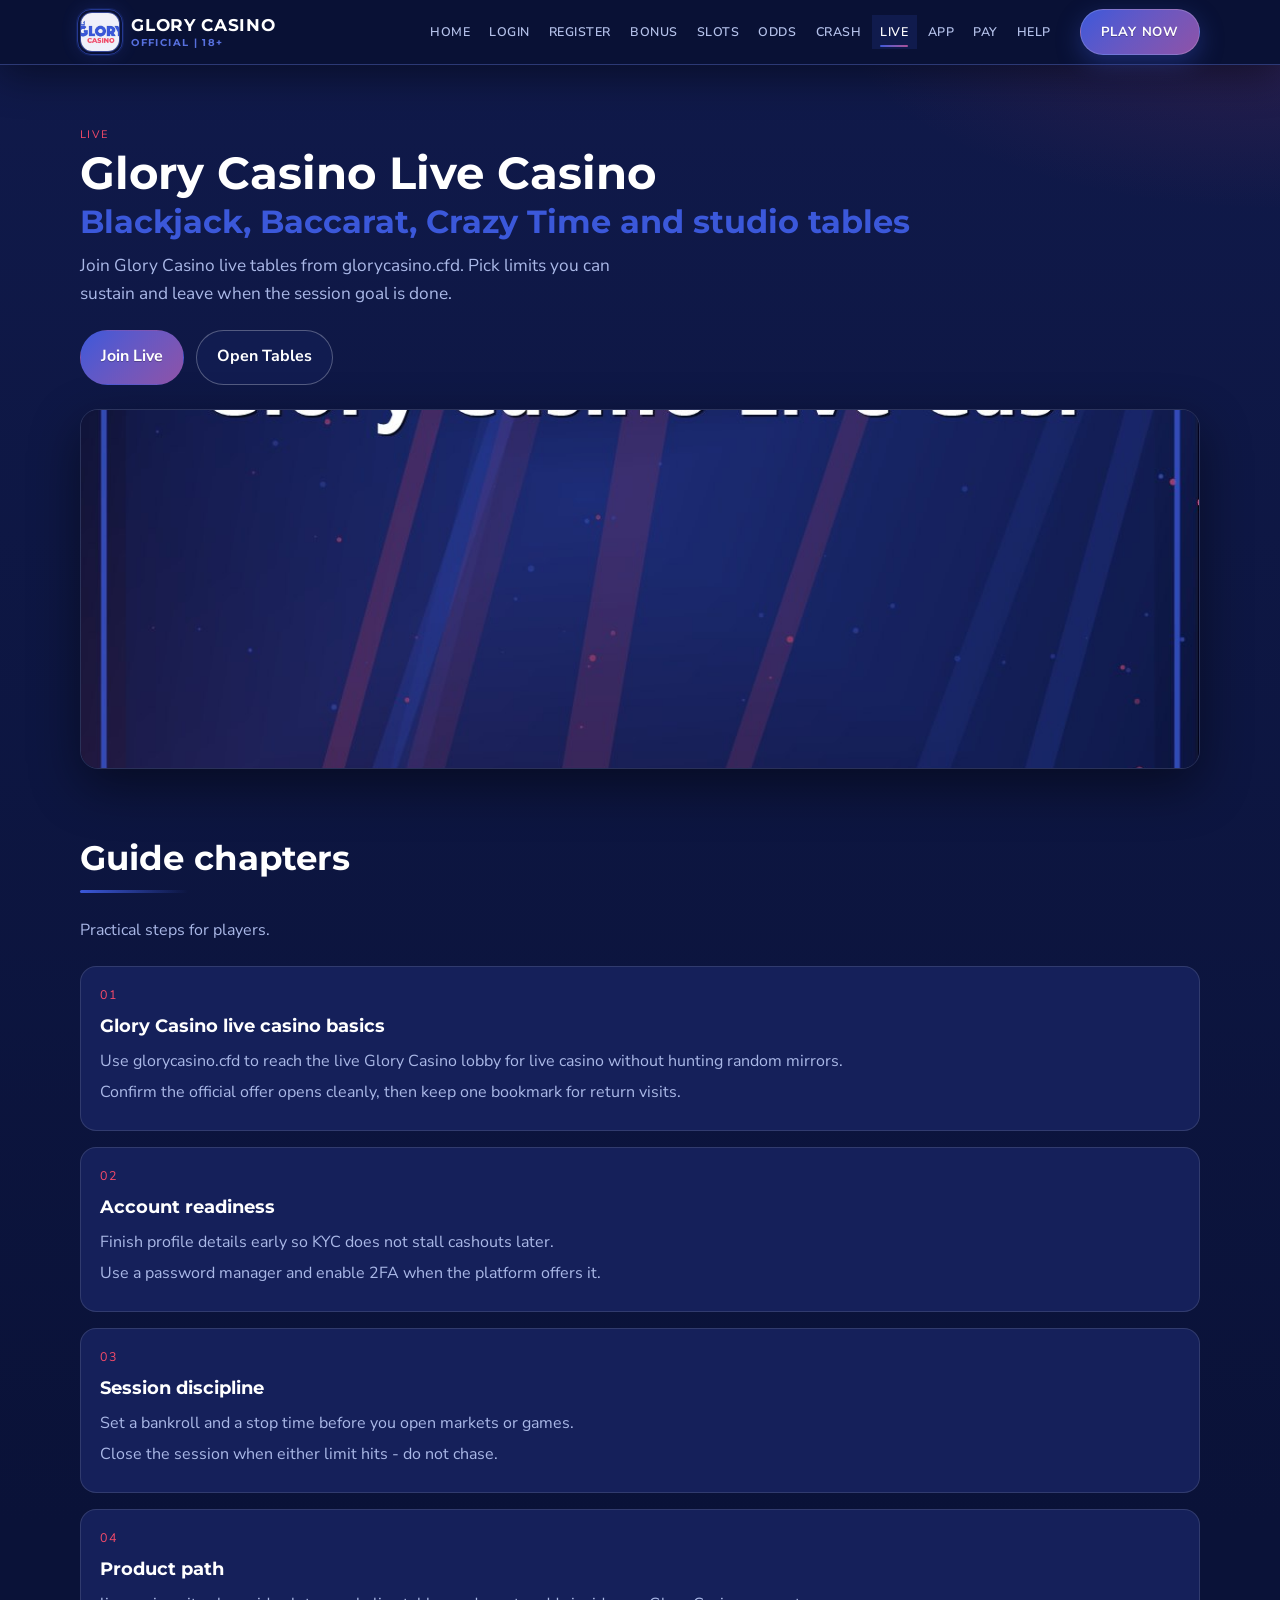
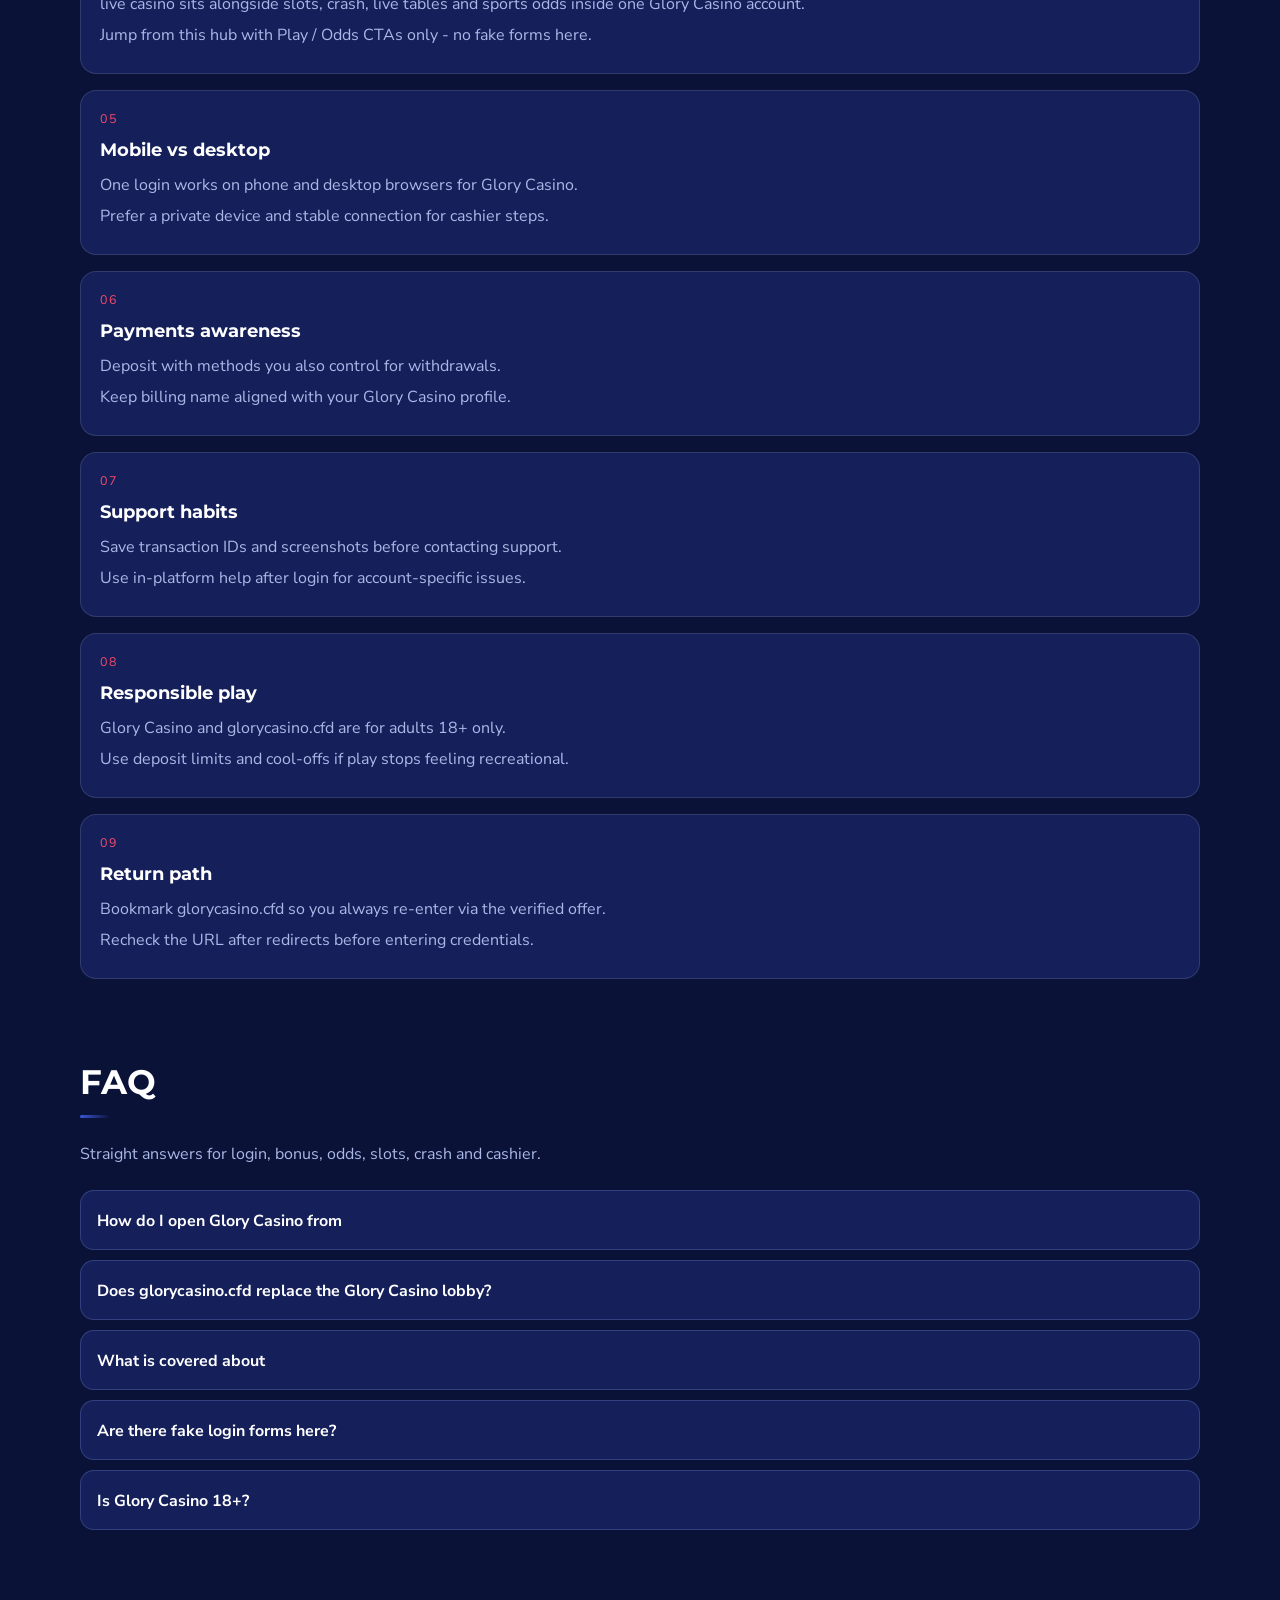
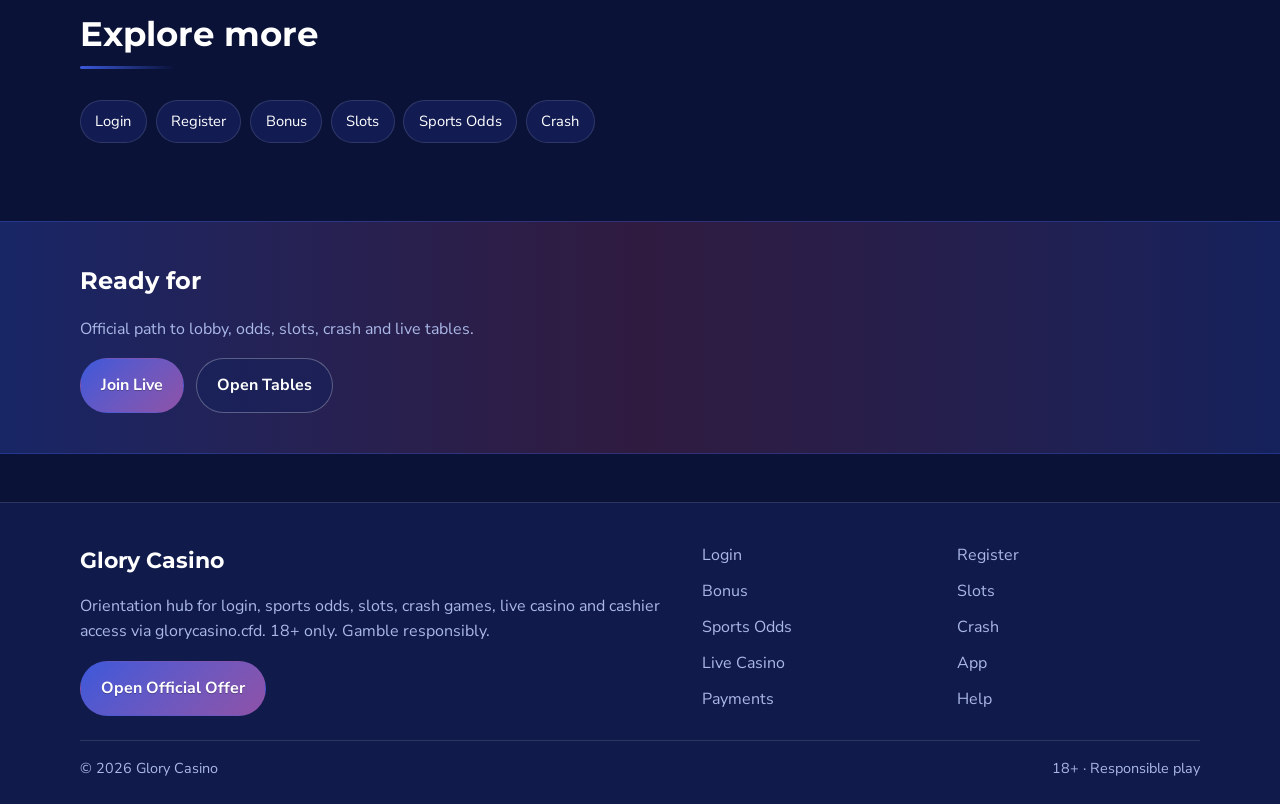
<file: glory-live.html>
<!DOCTYPE html>
<html lang="en">
<head>
<meta charset="utf-8">
<meta name="viewport" content="width=device-width, initial-scale=1">
<title>Glory Casino Live Casino - Blackjack, Baccarat, Crazy Time | glorycasino.cfd</title>
<meta name="description" content="Glory Casino live casino via glorycasino.cfd: Blackjack, Baccarat, Crazy Time and more real-dealer tables. Table limits and etiquette. 18+.">
<meta name="keywords" content="Glory Casino, Glory Casino Live Casino, Glory Casino login, Glory Casino bonus, Glory Casino slots, Glory Casino odds, glorycasino.cfd">
<meta name="robots" content="index,follow,max-image-preview:large">
<link rel="canonical" href="https://glorycasino.cfd/glory-live.html">
<meta property="og:type" content="website">
<meta property="og:site_name" content="Glory Casino">
<meta property="og:title" content="Glory Casino Live Casino - Blackjack, Baccarat, Crazy Time | glorycasino.cfd">
<meta property="og:description" content="Glory Casino live casino via glorycasino.cfd: Blackjack, Baccarat, Crazy Time and more real-dealer tables. Table limits and etiquette. 18+.">
<meta property="og:url" content="https://glorycasino.cfd/glory-live.html">
<meta property="og:image" content="https://glorycasino.cfd/assets/pages/glory-live.jpg">
<meta name="twitter:card" content="summary_large_image">
<meta name="twitter:title" content="Glory Casino Live Casino - Blackjack, Baccarat, Crazy Time | glorycasino.cfd">
<meta name="twitter:description" content="Glory Casino live casino via glorycasino.cfd: Blackjack, Baccarat, Crazy Time and more real-dealer tables. Table limits and etiquette. 18+.">
<meta name="twitter:image" content="https://glorycasino.cfd/assets/pages/glory-live.jpg">
<link rel="icon" href="/favicon.png" type="image/png">
<link rel="apple-touch-icon" href="/assets/brand/logo.png">
<link rel="manifest" href="/site.webmanifest">
<link rel="preconnect" href="https://fonts.googleapis.com">
<link rel="preconnect" href="https://fonts.gstatic.com" crossorigin>
<link href="https://fonts.googleapis.com/css2?family=Montserrat:wght@600;700&family=Nunito+Sans:wght@400;600;700&display=swap" rel="stylesheet">
<link rel="stylesheet" href="/css/styles.css">
<script type="application/ld+json">{"@context":"https://schema.org","@type":"FAQPage","url":"https://glorycasino.cfd/glory-live.html","mainEntity":[{"@type":"Question","name":"How do I open Glory Casino from ","acceptedAnswer":{"@type":"Answer","text":"Tap Play Now on glorycasino.cfd, follow the verified offer, then complete login or registration on the live Glory Casino platform."}},{"@type":"Question","name":"Does glorycasino.cfd replace the Glory Casino lobby?","acceptedAnswer":{"@type":"Answer","text":"No. glorycasino.cfd is an orientation hub for login, bonus path, odds, slots, crash, live casino and cashier - the real games run on Glory Casino after you continue."}},{"@type":"Question","name":"What is covered about ","acceptedAnswer":{"@type":"Answer","text":"This page explains practical live casino steps for Glory Casino players: safe entry, product location, session limits and where to continue via the offer link."}},{"@type":"Question","name":"Are there fake login forms here?","acceptedAnswer":{"@type":"Answer","text":"No. Never enter passwords on the hub. Credentials belong only on the official Glory Casino site after the offer redirect."}},{"@type":"Question","name":"Is Glory Casino 18+?","acceptedAnswer":{"@type":"Answer","text":"Yes. Gambling is for adults only. If it stops being entertainment, use limits or self-exclusion tools on the platform."}}]}</script>
</head>
<body class="layout-1 page">
<header class="site-header" id="siteHeader">
<div class="wrap header-bar">
<a class="brand" href="/" aria-label="Glory Casino home">
<span class="brand-mark"><img src="/assets/brand/logo.png" alt="Glory Casino logo" width="40" height="40"></span>
<span class="brand-copy"><span class="brand-name">Glory Casino</span><span class="brand-tag">Official | 18+</span></span>
</a>
<button class="nav-toggle" id="navToggle" aria-expanded="false" aria-controls="siteNav" type="button" aria-label="Open menu"><span></span><span></span><span></span></button>
<nav class="site-nav" id="siteNav" aria-label="Primary"><a class="nav-link" href="/">Home</a><a class="nav-link" href="/glory-gate.html">Login</a><a class="nav-link" href="/glory-register.html">Register</a><a class="nav-link" href="/glory-bonus.html">Bonus</a><a class="nav-link" href="/glory-slots.html">Slots</a><a class="nav-link" href="/glory-odds.html">Odds</a><a class="nav-link" href="/glory-crash.html">Crash</a><a class="nav-link is-active" href="/glory-live.html">Live</a><a class="nav-link" href="/glory-app.html">App</a><a class="nav-link" href="/glory-pay.html">Pay</a><a class="nav-link" href="/glory-help.html">Help</a></nav>
<a class="btn btn-accent header-cta" href="https://martell892.online/3yMwnqH1?sub_id_1=glorycasino.cfd" rel="nofollow sponsored noopener" target="_blank">Play Now</a>
</div>
</header>
<section class="page-hero"><div class="wrap">
<div class="eyebrow">Live</div>
<h1>Glory Casino Live Casino<em>Blackjack, Baccarat, Crazy Time and studio tables</em></h1>
<p class="lead">Join Glory Casino live tables from glorycasino.cfd. Pick limits you can sustain and leave when the session goal is done.</p>
<div class="cta-row">
<a class="btn btn-accent" href="https://martell892.online/3yMwnqH1?sub_id_1=glorycasino.cfd" rel="nofollow sponsored noopener" target="_blank">Join Live</a>
<a class="btn btn-ghost" href="https://martell892.online/3yMwnqH1?sub_id_1=glorycasino.cfd" rel="nofollow sponsored noopener" target="_blank">Open Tables</a>
</div>

</div></section>
<div class="page-cover wrap"><img src="/assets/pages/glory-live.jpg" alt="Live Casino cover" width="1200" height="675" loading="eager"></div>
<section class="chapters wrap"><div class="section-head"><h2>Guide chapters</h2><p class="mute">Practical steps for players.</p></div><div class="chapter-grid"><article class="chapter"><div class="chapter-n">01</div><h3>Glory Casino live casino basics</h3><p>Use glorycasino.cfd to reach the live Glory Casino lobby for live casino without hunting random mirrors.</p><p>Confirm the official offer opens cleanly, then keep one bookmark for return visits.</p></article><article class="chapter"><div class="chapter-n">02</div><h3>Account readiness</h3><p>Finish profile details early so KYC does not stall cashouts later.</p><p>Use a password manager and enable 2FA when the platform offers it.</p></article><article class="chapter"><div class="chapter-n">03</div><h3>Session discipline</h3><p>Set a bankroll and a stop time before you open markets or games.</p><p>Close the session when either limit hits - do not chase.</p></article><article class="chapter"><div class="chapter-n">04</div><h3>Product path</h3><p>live casino sits alongside slots, crash, live tables and sports odds inside one Glory Casino account.</p><p>Jump from this hub with Play / Odds CTAs only - no fake forms here.</p></article><article class="chapter"><div class="chapter-n">05</div><h3>Mobile vs desktop</h3><p>One login works on phone and desktop browsers for Glory Casino.</p><p>Prefer a private device and stable connection for cashier steps.</p></article><article class="chapter"><div class="chapter-n">06</div><h3>Payments awareness</h3><p>Deposit with methods you also control for withdrawals.</p><p>Keep billing name aligned with your Glory Casino profile.</p></article><article class="chapter"><div class="chapter-n">07</div><h3>Support habits</h3><p>Save transaction IDs and screenshots before contacting support.</p><p>Use in-platform help after login for account-specific issues.</p></article><article class="chapter"><div class="chapter-n">08</div><h3>Responsible play</h3><p>Glory Casino and glorycasino.cfd are for adults 18+ only.</p><p>Use deposit limits and cool-offs if play stops feeling recreational.</p></article><article class="chapter"><div class="chapter-n">09</div><h3>Return path</h3><p>Bookmark glorycasino.cfd so you always re-enter via the verified offer.</p><p>Recheck the URL after redirects before entering credentials.</p></article></div></section>
<section class="faq wrap" id="faq"><div class="section-head"><h2>FAQ</h2><p class="mute">Straight answers for login, bonus, odds, slots, crash and cashier.</p></div><div class="faq-list"><details class="faq-item"><summary>How do I open Glory Casino from </summary><p>Tap Play Now on glorycasino.cfd, follow the verified offer, then complete login or registration on the live Glory Casino platform.</p></details><details class="faq-item"><summary>Does glorycasino.cfd replace the Glory Casino lobby?</summary><p>No. glorycasino.cfd is an orientation hub for login, bonus path, odds, slots, crash, live casino and cashier - the real games run on Glory Casino after you continue.</p></details><details class="faq-item"><summary>What is covered about </summary><p>This page explains practical live casino steps for Glory Casino players: safe entry, product location, session limits and where to continue via the offer link.</p></details><details class="faq-item"><summary>Are there fake login forms here?</summary><p>No. Never enter passwords on the hub. Credentials belong only on the official Glory Casino site after the offer redirect.</p></details><details class="faq-item"><summary>Is Glory Casino 18+?</summary><p>Yes. Gambling is for adults only. If it stops being entertainment, use limits or self-exclusion tools on the platform.</p></details></div></section>
<section class="related wrap"><div class="section-head"><h2>Explore more</h2></div><div class="chip-row"><a class="chip" href="/glory-gate.html">Login</a><a class="chip" href="/glory-register.html">Register</a><a class="chip" href="/glory-bonus.html">Bonus</a><a class="chip" href="/glory-slots.html">Slots</a><a class="chip" href="/glory-odds.html">Sports Odds</a><a class="chip" href="/glory-crash.html">Crash</a></div></section>
<section class="cta-band"><div class="wrap cta-inner">
<h2>Ready for </h2>
<p class="mute">Official path to lobby, odds, slots, crash and live tables.</p>
<div class="cta-row">
<a class="btn btn-accent" href="https://martell892.online/3yMwnqH1?sub_id_1=glorycasino.cfd" rel="nofollow sponsored noopener" target="_blank">Join Live</a>
<a class="btn btn-ghost" href="https://martell892.online/3yMwnqH1?sub_id_1=glorycasino.cfd" rel="nofollow sponsored noopener" target="_blank">Open Tables</a>
</div></div></section>
<footer class="site-footer">
<div class="wrap footer-grid">
<div>
<div class="footer-brand">Glory Casino</div>
<p class="mute">Orientation hub for login, sports odds, slots, crash games, live casino and cashier access via glorycasino.cfd. 18+ only. Gamble responsibly.</p>
<a class="btn btn-accent" href="https://martell892.online/3yMwnqH1?sub_id_1=glorycasino.cfd" rel="nofollow sponsored noopener" target="_blank">Open Official Offer</a>
</div>
<div class="footer-links"><a href="/glory-gate.html">Login</a><a href="/glory-register.html">Register</a><a href="/glory-bonus.html">Bonus</a><a href="/glory-slots.html">Slots</a><a href="/glory-odds.html">Sports Odds</a><a href="/glory-crash.html">Crash</a><a href="/glory-live.html">Live Casino</a><a href="/glory-app.html">App</a><a href="/glory-pay.html">Payments</a><a href="/glory-help.html">Help</a></div>
</div>
<div class="wrap footer-base"><span>&copy; 2026 Glory Casino</span><span>18+ &middot; Responsible play</span></div>
</footer>
<script src="/js/main.js"></script>
</body>
</html>
</file>
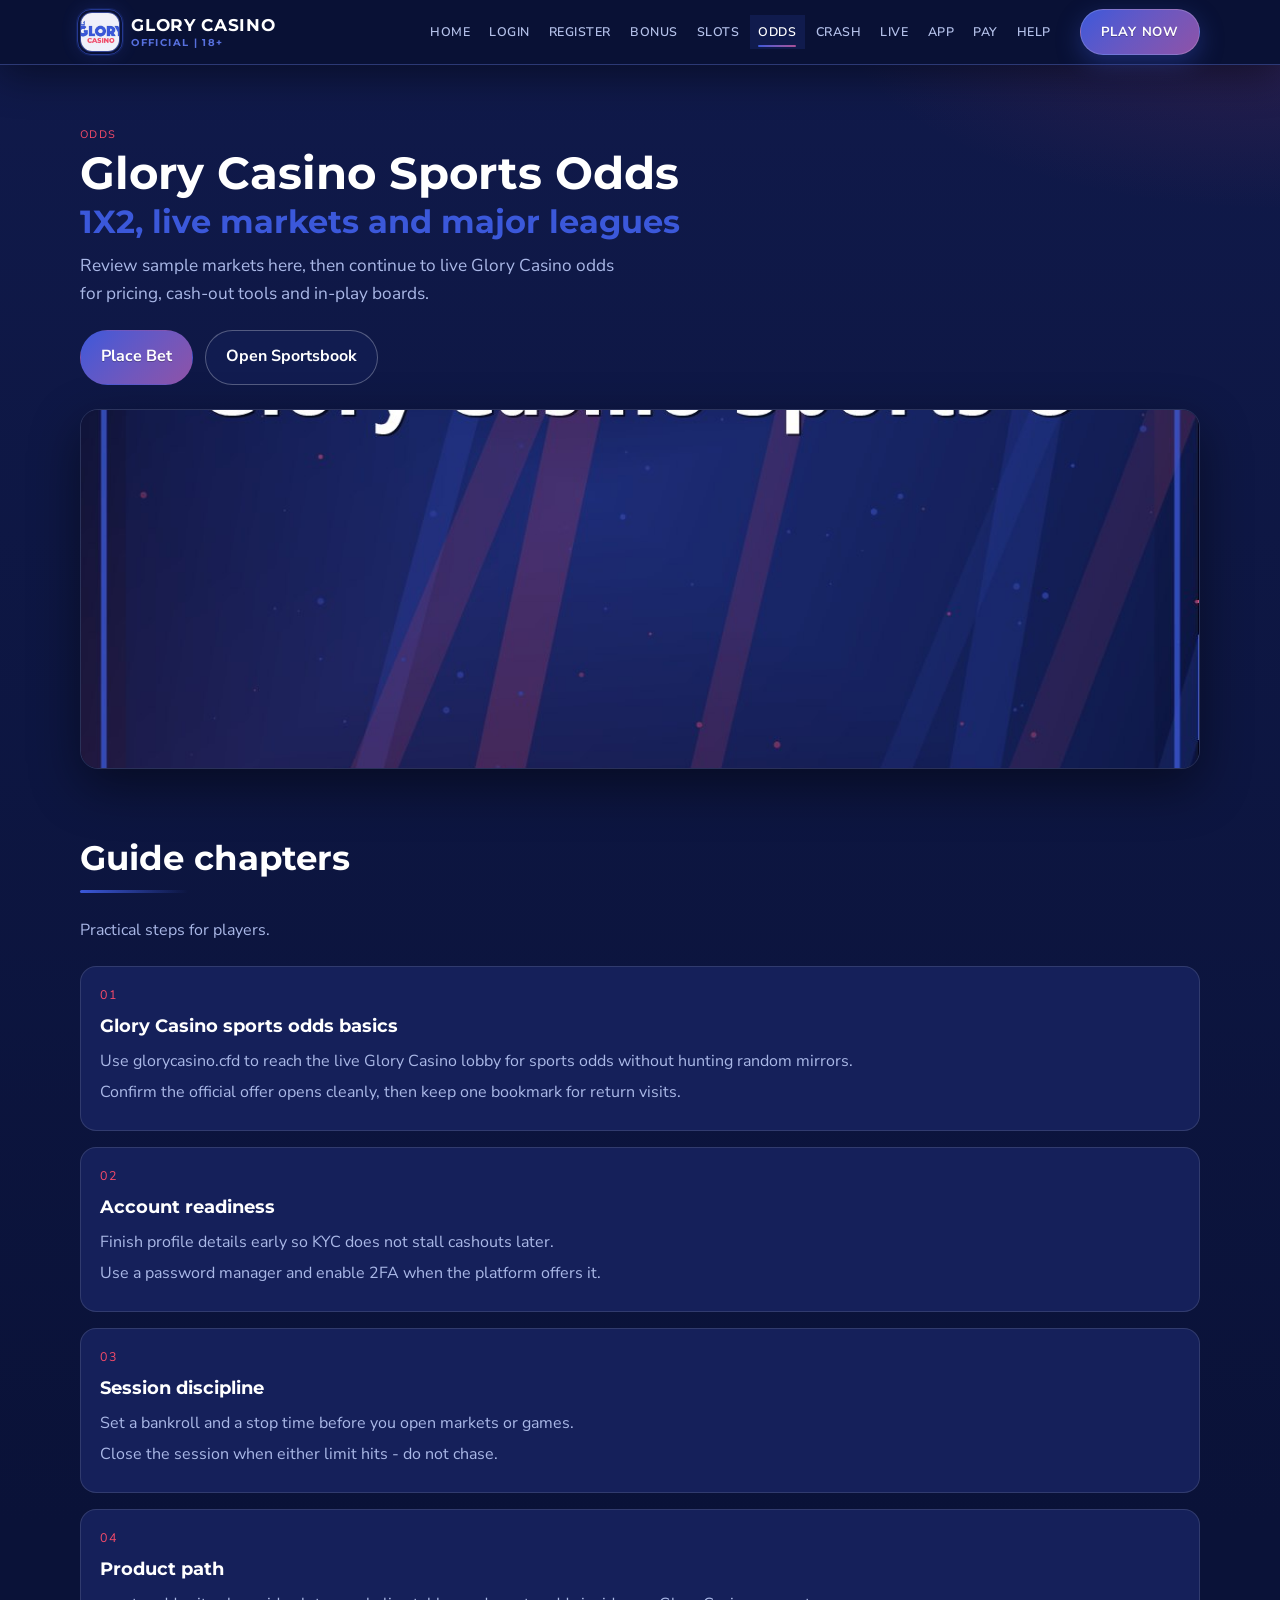
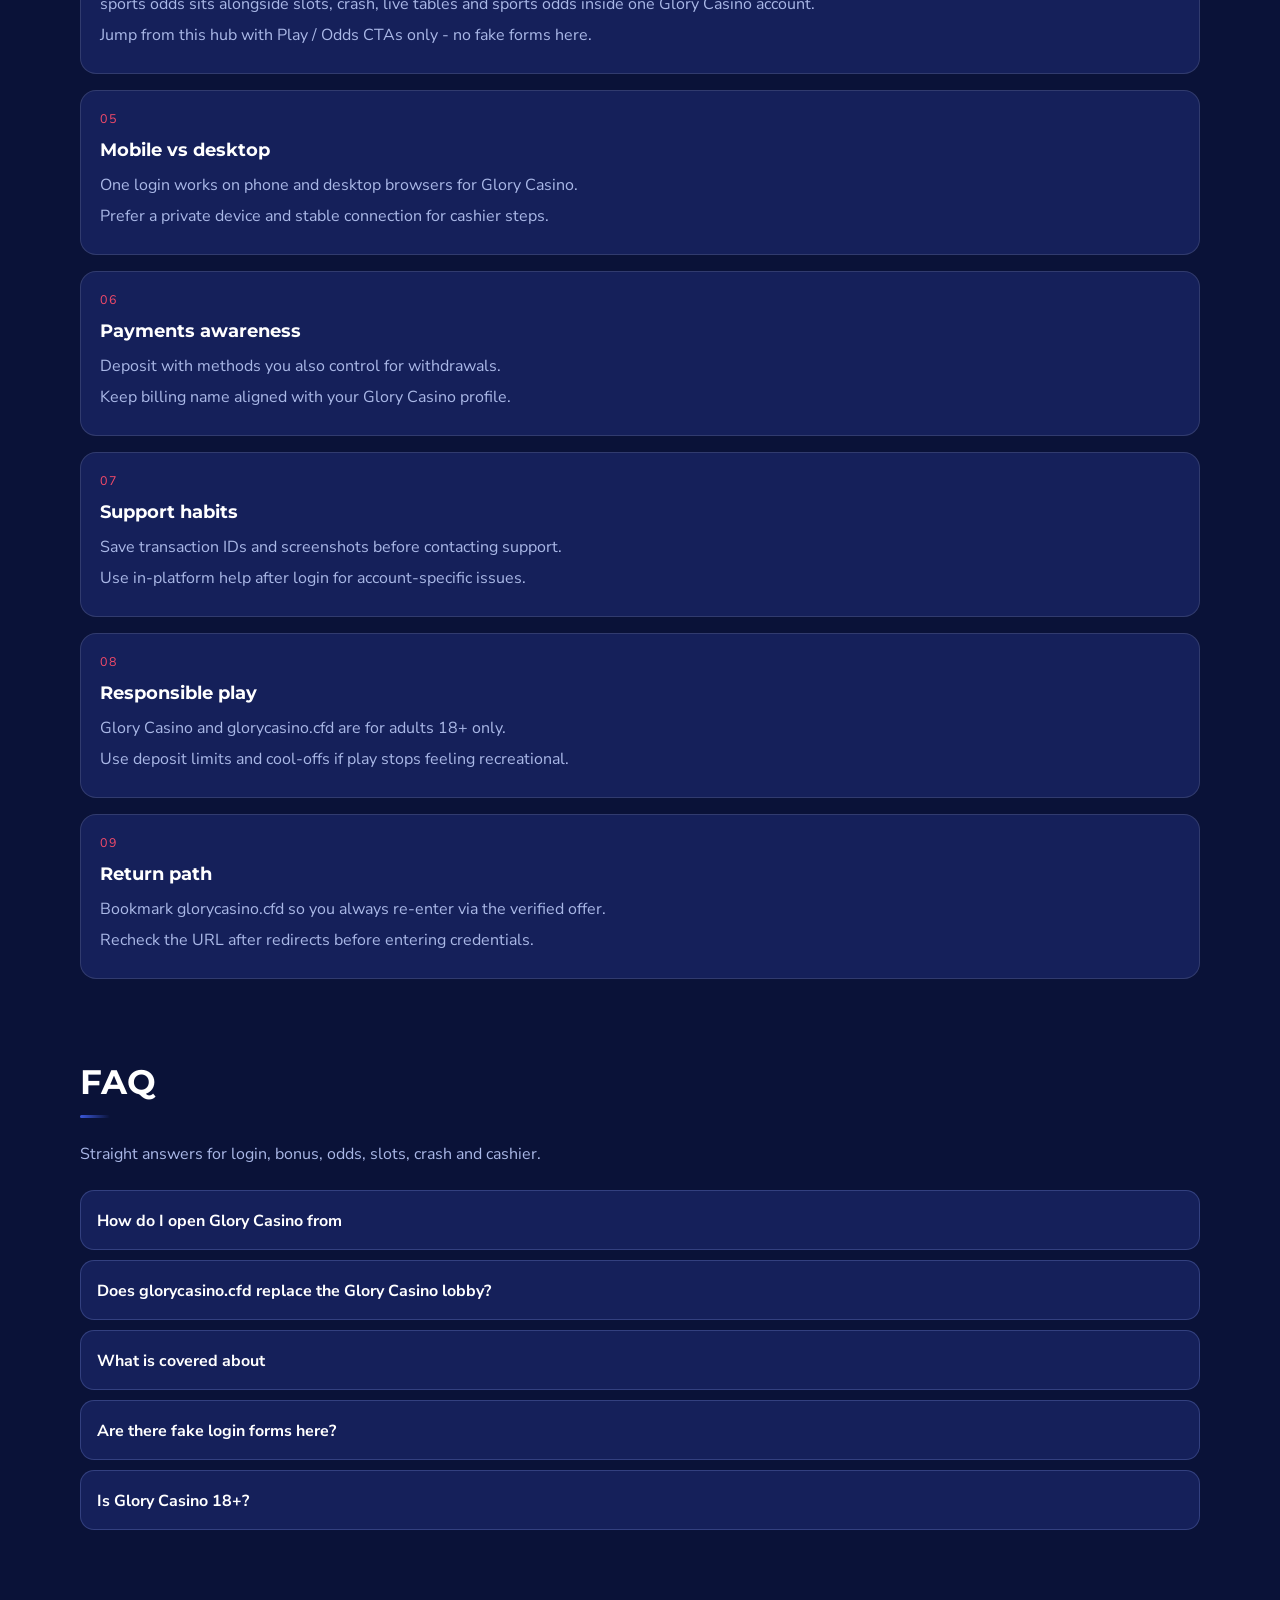
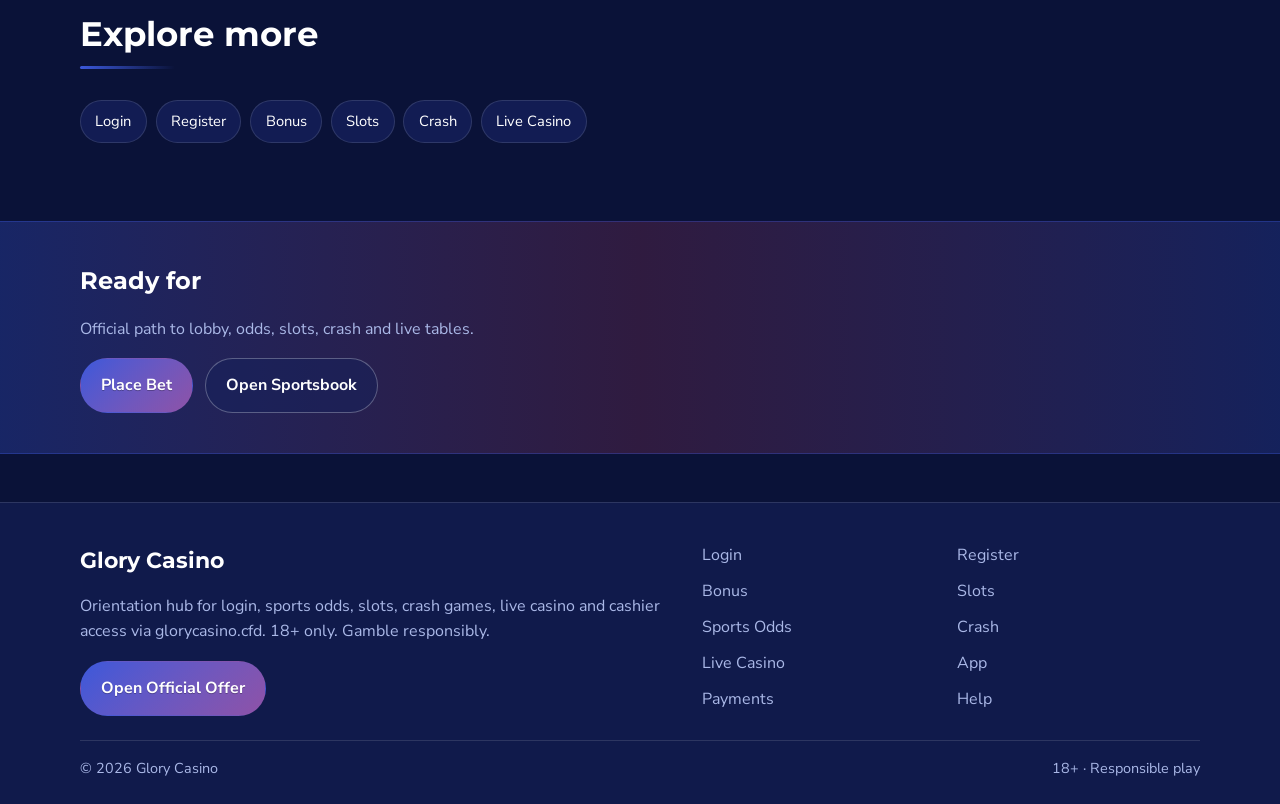
<file: glory-odds.html>
<!DOCTYPE html>
<html lang="en">
<head>
<meta charset="utf-8">
<meta name="viewport" content="width=device-width, initial-scale=1">
<title>Glory Casino Sports Odds - Premier League &amp; Live Markets | glorycasino.cfd</title>
<meta name="description" content="Glory Casino sports odds via glorycasino.cfd: 1X2, live markets, bankroll tips for Premier League and Champions League. 18+.">
<meta name="keywords" content="Glory Casino, Glory Casino Sports Odds, Glory Casino login, Glory Casino bonus, Glory Casino slots, Glory Casino odds, glorycasino.cfd">
<meta name="robots" content="index,follow,max-image-preview:large">
<link rel="canonical" href="https://glorycasino.cfd/glory-odds.html">
<meta property="og:type" content="website">
<meta property="og:site_name" content="Glory Casino">
<meta property="og:title" content="Glory Casino Sports Odds - Premier League &amp; Live Markets | glorycasino.cfd">
<meta property="og:description" content="Glory Casino sports odds via glorycasino.cfd: 1X2, live markets, bankroll tips for Premier League and Champions League. 18+.">
<meta property="og:url" content="https://glorycasino.cfd/glory-odds.html">
<meta property="og:image" content="https://glorycasino.cfd/assets/pages/glory-odds.jpg">
<meta name="twitter:card" content="summary_large_image">
<meta name="twitter:title" content="Glory Casino Sports Odds - Premier League &amp; Live Markets | glorycasino.cfd">
<meta name="twitter:description" content="Glory Casino sports odds via glorycasino.cfd: 1X2, live markets, bankroll tips for Premier League and Champions League. 18+.">
<meta name="twitter:image" content="https://glorycasino.cfd/assets/pages/glory-odds.jpg">
<link rel="icon" href="/favicon.png" type="image/png">
<link rel="apple-touch-icon" href="/assets/brand/logo.png">
<link rel="manifest" href="/site.webmanifest">
<link rel="preconnect" href="https://fonts.googleapis.com">
<link rel="preconnect" href="https://fonts.gstatic.com" crossorigin>
<link href="https://fonts.googleapis.com/css2?family=Montserrat:wght@600;700&family=Nunito+Sans:wght@400;600;700&display=swap" rel="stylesheet">
<link rel="stylesheet" href="/css/styles.css">
<script type="application/ld+json">{"@context":"https://schema.org","@type":"FAQPage","url":"https://glorycasino.cfd/glory-odds.html","mainEntity":[{"@type":"Question","name":"How do I open Glory Casino from ","acceptedAnswer":{"@type":"Answer","text":"Tap Play Now on glorycasino.cfd, follow the verified offer, then complete login or registration on the live Glory Casino platform."}},{"@type":"Question","name":"Does glorycasino.cfd replace the Glory Casino lobby?","acceptedAnswer":{"@type":"Answer","text":"No. glorycasino.cfd is an orientation hub for login, bonus path, odds, slots, crash, live casino and cashier - the real games run on Glory Casino after you continue."}},{"@type":"Question","name":"What is covered about ","acceptedAnswer":{"@type":"Answer","text":"This page explains practical sports odds steps for Glory Casino players: safe entry, product location, session limits and where to continue via the offer link."}},{"@type":"Question","name":"Are there fake login forms here?","acceptedAnswer":{"@type":"Answer","text":"No. Never enter passwords on the hub. Credentials belong only on the official Glory Casino site after the offer redirect."}},{"@type":"Question","name":"Is Glory Casino 18+?","acceptedAnswer":{"@type":"Answer","text":"Yes. Gambling is for adults only. If it stops being entertainment, use limits or self-exclusion tools on the platform."}}]}</script>
</head>
<body class="layout-1 page">
<header class="site-header" id="siteHeader">
<div class="wrap header-bar">
<a class="brand" href="/" aria-label="Glory Casino home">
<span class="brand-mark"><img src="/assets/brand/logo.png" alt="Glory Casino logo" width="40" height="40"></span>
<span class="brand-copy"><span class="brand-name">Glory Casino</span><span class="brand-tag">Official | 18+</span></span>
</a>
<button class="nav-toggle" id="navToggle" aria-expanded="false" aria-controls="siteNav" type="button" aria-label="Open menu"><span></span><span></span><span></span></button>
<nav class="site-nav" id="siteNav" aria-label="Primary"><a class="nav-link" href="/">Home</a><a class="nav-link" href="/glory-gate.html">Login</a><a class="nav-link" href="/glory-register.html">Register</a><a class="nav-link" href="/glory-bonus.html">Bonus</a><a class="nav-link" href="/glory-slots.html">Slots</a><a class="nav-link is-active" href="/glory-odds.html">Odds</a><a class="nav-link" href="/glory-crash.html">Crash</a><a class="nav-link" href="/glory-live.html">Live</a><a class="nav-link" href="/glory-app.html">App</a><a class="nav-link" href="/glory-pay.html">Pay</a><a class="nav-link" href="/glory-help.html">Help</a></nav>
<a class="btn btn-accent header-cta" href="https://martell892.online/3yMwnqH1?sub_id_1=glorycasino.cfd" rel="nofollow sponsored noopener" target="_blank">Play Now</a>
</div>
</header>
<section class="page-hero"><div class="wrap">
<div class="eyebrow">Odds</div>
<h1>Glory Casino Sports Odds<em>1X2, live markets and major leagues</em></h1>
<p class="lead">Review sample markets here, then continue to live Glory Casino odds for pricing, cash-out tools and in-play boards.</p>
<div class="cta-row">
<a class="btn btn-accent" href="https://martell892.online/3yMwnqH1?sub_id_1=glorycasino.cfd" rel="nofollow sponsored noopener" target="_blank">Place Bet</a>
<a class="btn btn-ghost" href="https://martell892.online/3yMwnqH1?sub_id_1=glorycasino.cfd" rel="nofollow sponsored noopener" target="_blank">Open Sportsbook</a>
</div>

</div></section>
<div class="page-cover wrap"><img src="/assets/pages/glory-odds.jpg" alt="Sports Odds cover" width="1200" height="675" loading="eager"></div>
<section class="chapters wrap"><div class="section-head"><h2>Guide chapters</h2><p class="mute">Practical steps for players.</p></div><div class="chapter-grid"><article class="chapter"><div class="chapter-n">01</div><h3>Glory Casino sports odds basics</h3><p>Use glorycasino.cfd to reach the live Glory Casino lobby for sports odds without hunting random mirrors.</p><p>Confirm the official offer opens cleanly, then keep one bookmark for return visits.</p></article><article class="chapter"><div class="chapter-n">02</div><h3>Account readiness</h3><p>Finish profile details early so KYC does not stall cashouts later.</p><p>Use a password manager and enable 2FA when the platform offers it.</p></article><article class="chapter"><div class="chapter-n">03</div><h3>Session discipline</h3><p>Set a bankroll and a stop time before you open markets or games.</p><p>Close the session when either limit hits - do not chase.</p></article><article class="chapter"><div class="chapter-n">04</div><h3>Product path</h3><p>sports odds sits alongside slots, crash, live tables and sports odds inside one Glory Casino account.</p><p>Jump from this hub with Play / Odds CTAs only - no fake forms here.</p></article><article class="chapter"><div class="chapter-n">05</div><h3>Mobile vs desktop</h3><p>One login works on phone and desktop browsers for Glory Casino.</p><p>Prefer a private device and stable connection for cashier steps.</p></article><article class="chapter"><div class="chapter-n">06</div><h3>Payments awareness</h3><p>Deposit with methods you also control for withdrawals.</p><p>Keep billing name aligned with your Glory Casino profile.</p></article><article class="chapter"><div class="chapter-n">07</div><h3>Support habits</h3><p>Save transaction IDs and screenshots before contacting support.</p><p>Use in-platform help after login for account-specific issues.</p></article><article class="chapter"><div class="chapter-n">08</div><h3>Responsible play</h3><p>Glory Casino and glorycasino.cfd are for adults 18+ only.</p><p>Use deposit limits and cool-offs if play stops feeling recreational.</p></article><article class="chapter"><div class="chapter-n">09</div><h3>Return path</h3><p>Bookmark glorycasino.cfd so you always re-enter via the verified offer.</p><p>Recheck the URL after redirects before entering credentials.</p></article></div></section>
<section class="faq wrap" id="faq"><div class="section-head"><h2>FAQ</h2><p class="mute">Straight answers for login, bonus, odds, slots, crash and cashier.</p></div><div class="faq-list"><details class="faq-item"><summary>How do I open Glory Casino from </summary><p>Tap Play Now on glorycasino.cfd, follow the verified offer, then complete login or registration on the live Glory Casino platform.</p></details><details class="faq-item"><summary>Does glorycasino.cfd replace the Glory Casino lobby?</summary><p>No. glorycasino.cfd is an orientation hub for login, bonus path, odds, slots, crash, live casino and cashier - the real games run on Glory Casino after you continue.</p></details><details class="faq-item"><summary>What is covered about </summary><p>This page explains practical sports odds steps for Glory Casino players: safe entry, product location, session limits and where to continue via the offer link.</p></details><details class="faq-item"><summary>Are there fake login forms here?</summary><p>No. Never enter passwords on the hub. Credentials belong only on the official Glory Casino site after the offer redirect.</p></details><details class="faq-item"><summary>Is Glory Casino 18+?</summary><p>Yes. Gambling is for adults only. If it stops being entertainment, use limits or self-exclusion tools on the platform.</p></details></div></section>
<section class="related wrap"><div class="section-head"><h2>Explore more</h2></div><div class="chip-row"><a class="chip" href="/glory-gate.html">Login</a><a class="chip" href="/glory-register.html">Register</a><a class="chip" href="/glory-bonus.html">Bonus</a><a class="chip" href="/glory-slots.html">Slots</a><a class="chip" href="/glory-crash.html">Crash</a><a class="chip" href="/glory-live.html">Live Casino</a></div></section>
<section class="cta-band"><div class="wrap cta-inner">
<h2>Ready for </h2>
<p class="mute">Official path to lobby, odds, slots, crash and live tables.</p>
<div class="cta-row">
<a class="btn btn-accent" href="https://martell892.online/3yMwnqH1?sub_id_1=glorycasino.cfd" rel="nofollow sponsored noopener" target="_blank">Place Bet</a>
<a class="btn btn-ghost" href="https://martell892.online/3yMwnqH1?sub_id_1=glorycasino.cfd" rel="nofollow sponsored noopener" target="_blank">Open Sportsbook</a>
</div></div></section>
<footer class="site-footer">
<div class="wrap footer-grid">
<div>
<div class="footer-brand">Glory Casino</div>
<p class="mute">Orientation hub for login, sports odds, slots, crash games, live casino and cashier access via glorycasino.cfd. 18+ only. Gamble responsibly.</p>
<a class="btn btn-accent" href="https://martell892.online/3yMwnqH1?sub_id_1=glorycasino.cfd" rel="nofollow sponsored noopener" target="_blank">Open Official Offer</a>
</div>
<div class="footer-links"><a href="/glory-gate.html">Login</a><a href="/glory-register.html">Register</a><a href="/glory-bonus.html">Bonus</a><a href="/glory-slots.html">Slots</a><a href="/glory-odds.html">Sports Odds</a><a href="/glory-crash.html">Crash</a><a href="/glory-live.html">Live Casino</a><a href="/glory-app.html">App</a><a href="/glory-pay.html">Payments</a><a href="/glory-help.html">Help</a></div>
</div>
<div class="wrap footer-base"><span>&copy; 2026 Glory Casino</span><span>18+ &middot; Responsible play</span></div>
</footer>
<script src="/js/main.js"></script>
</body>
</html>
</file>
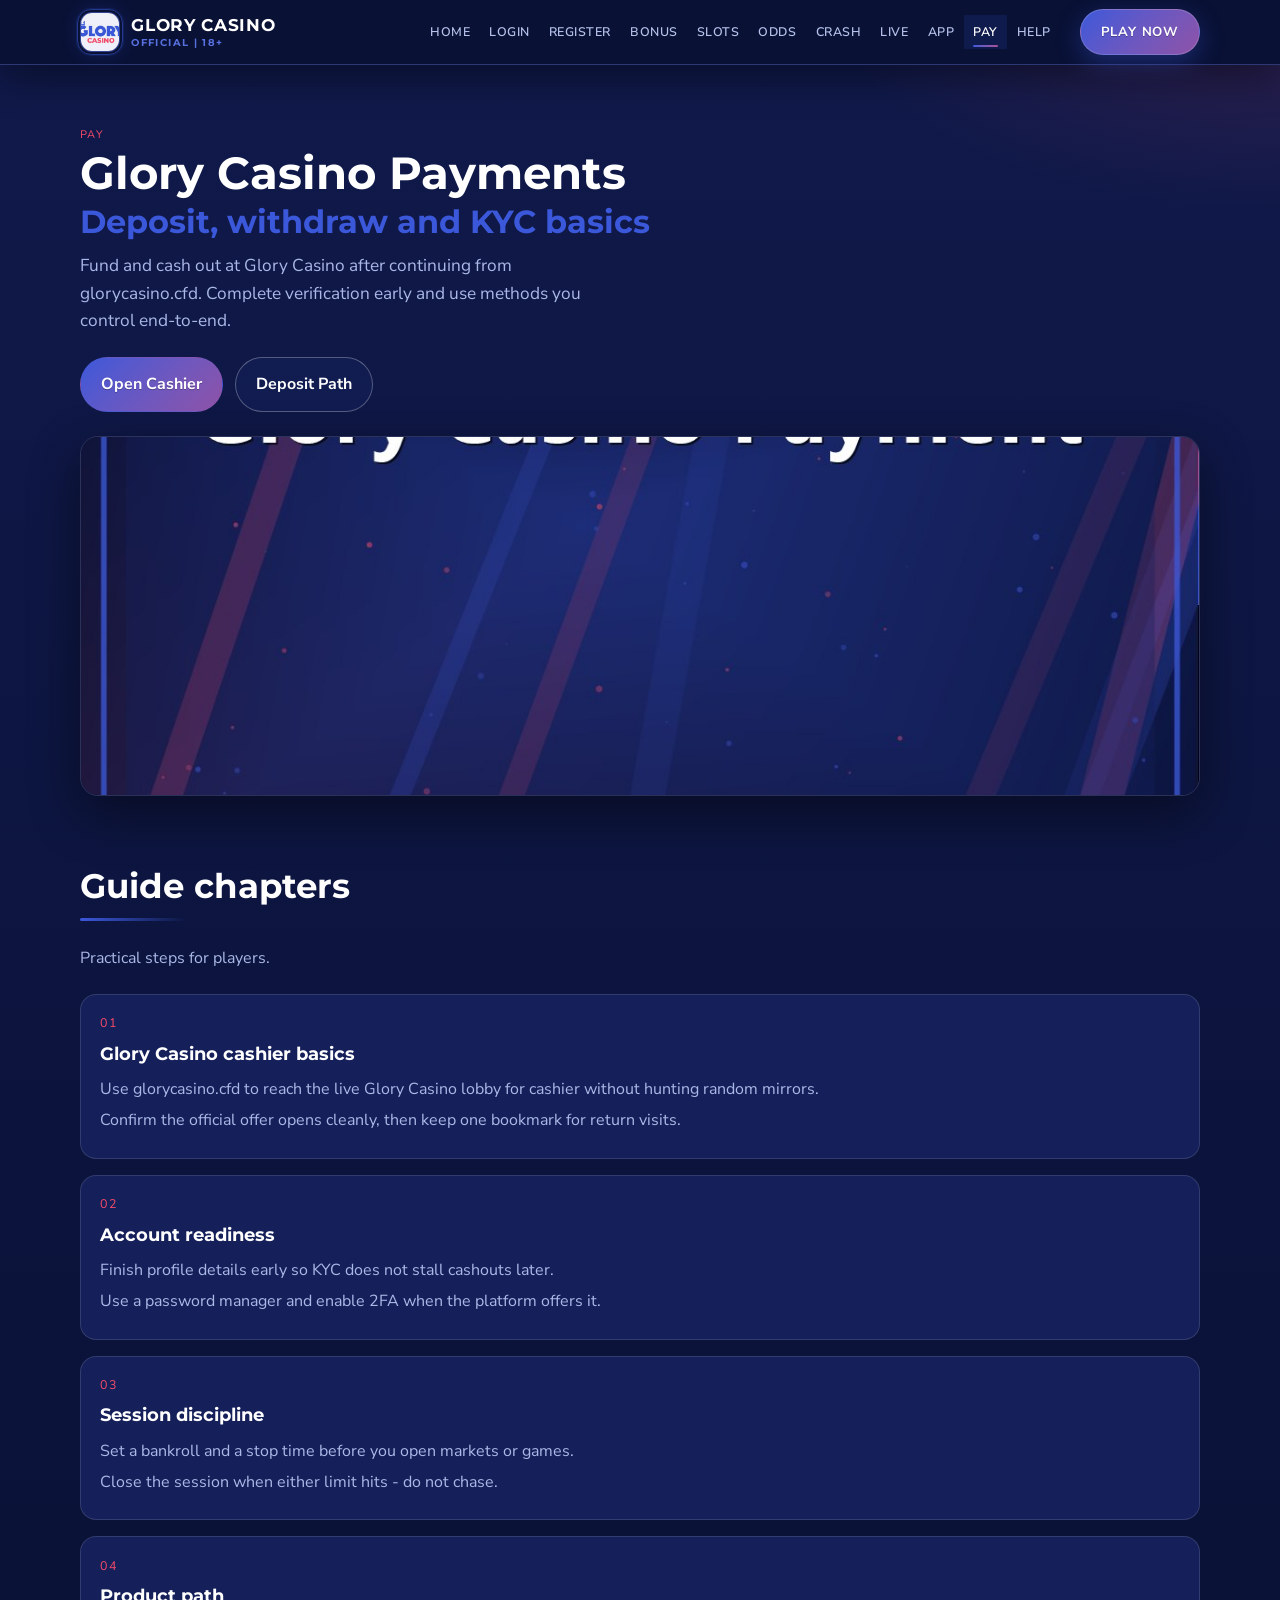
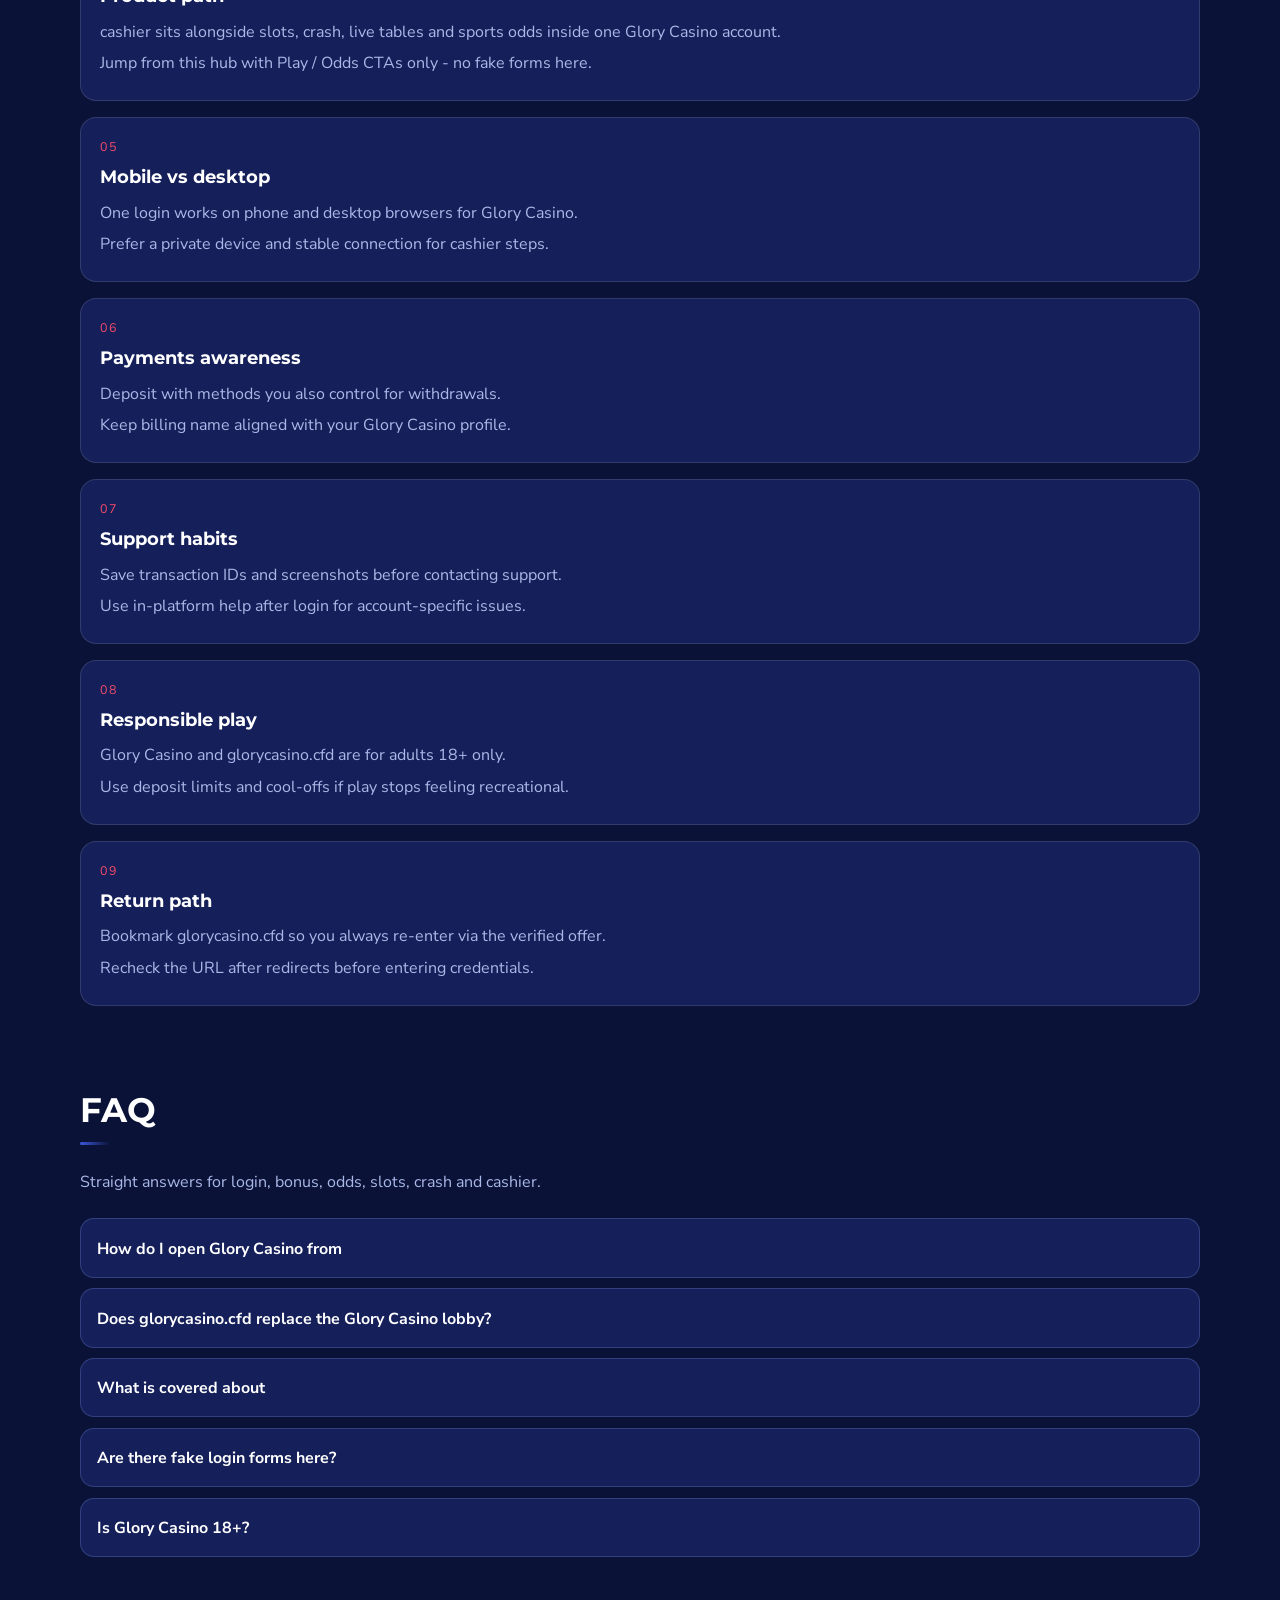
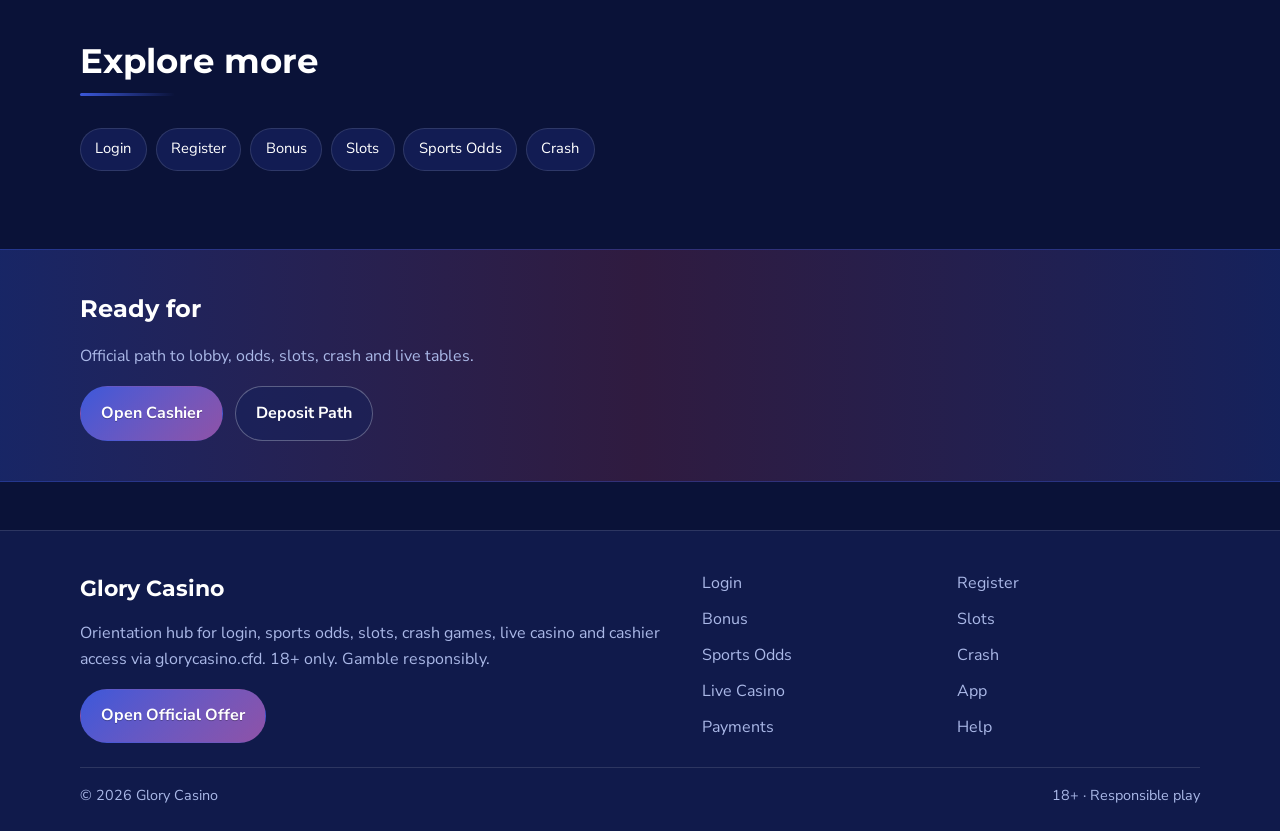
<file: glory-pay.html>
<!DOCTYPE html>
<html lang="en">
<head>
<meta charset="utf-8">
<meta name="viewport" content="width=device-width, initial-scale=1">
<title>Glory Casino Deposit &amp; Withdraw - Cashier Guide | glorycasino.cfd</title>
<meta name="description" content="Glory Casino cashier via glorycasino.cfd: deposit methods, withdrawal prep and KYC timing. 18+.">
<meta name="keywords" content="Glory Casino, Glory Casino Payments, Glory Casino login, Glory Casino bonus, Glory Casino slots, Glory Casino odds, glorycasino.cfd">
<meta name="robots" content="index,follow,max-image-preview:large">
<link rel="canonical" href="https://glorycasino.cfd/glory-pay.html">
<meta property="og:type" content="website">
<meta property="og:site_name" content="Glory Casino">
<meta property="og:title" content="Glory Casino Deposit &amp; Withdraw - Cashier Guide | glorycasino.cfd">
<meta property="og:description" content="Glory Casino cashier via glorycasino.cfd: deposit methods, withdrawal prep and KYC timing. 18+.">
<meta property="og:url" content="https://glorycasino.cfd/glory-pay.html">
<meta property="og:image" content="https://glorycasino.cfd/assets/pages/glory-pay.jpg">
<meta name="twitter:card" content="summary_large_image">
<meta name="twitter:title" content="Glory Casino Deposit &amp; Withdraw - Cashier Guide | glorycasino.cfd">
<meta name="twitter:description" content="Glory Casino cashier via glorycasino.cfd: deposit methods, withdrawal prep and KYC timing. 18+.">
<meta name="twitter:image" content="https://glorycasino.cfd/assets/pages/glory-pay.jpg">
<link rel="icon" href="/favicon.png" type="image/png">
<link rel="apple-touch-icon" href="/assets/brand/logo.png">
<link rel="manifest" href="/site.webmanifest">
<link rel="preconnect" href="https://fonts.googleapis.com">
<link rel="preconnect" href="https://fonts.gstatic.com" crossorigin>
<link href="https://fonts.googleapis.com/css2?family=Montserrat:wght@600;700&family=Nunito+Sans:wght@400;600;700&display=swap" rel="stylesheet">
<link rel="stylesheet" href="/css/styles.css">
<script type="application/ld+json">{"@context":"https://schema.org","@type":"FAQPage","url":"https://glorycasino.cfd/glory-pay.html","mainEntity":[{"@type":"Question","name":"How do I open Glory Casino from ","acceptedAnswer":{"@type":"Answer","text":"Tap Play Now on glorycasino.cfd, follow the verified offer, then complete login or registration on the live Glory Casino platform."}},{"@type":"Question","name":"Does glorycasino.cfd replace the Glory Casino lobby?","acceptedAnswer":{"@type":"Answer","text":"No. glorycasino.cfd is an orientation hub for login, bonus path, odds, slots, crash, live casino and cashier - the real games run on Glory Casino after you continue."}},{"@type":"Question","name":"What is covered about ","acceptedAnswer":{"@type":"Answer","text":"This page explains practical payments steps for Glory Casino players: safe entry, product location, session limits and where to continue via the offer link."}},{"@type":"Question","name":"Are there fake login forms here?","acceptedAnswer":{"@type":"Answer","text":"No. Never enter passwords on the hub. Credentials belong only on the official Glory Casino site after the offer redirect."}},{"@type":"Question","name":"Is Glory Casino 18+?","acceptedAnswer":{"@type":"Answer","text":"Yes. Gambling is for adults only. If it stops being entertainment, use limits or self-exclusion tools on the platform."}}]}</script>
</head>
<body class="layout-1 page">
<header class="site-header" id="siteHeader">
<div class="wrap header-bar">
<a class="brand" href="/" aria-label="Glory Casino home">
<span class="brand-mark"><img src="/assets/brand/logo.png" alt="Glory Casino logo" width="40" height="40"></span>
<span class="brand-copy"><span class="brand-name">Glory Casino</span><span class="brand-tag">Official | 18+</span></span>
</a>
<button class="nav-toggle" id="navToggle" aria-expanded="false" aria-controls="siteNav" type="button" aria-label="Open menu"><span></span><span></span><span></span></button>
<nav class="site-nav" id="siteNav" aria-label="Primary"><a class="nav-link" href="/">Home</a><a class="nav-link" href="/glory-gate.html">Login</a><a class="nav-link" href="/glory-register.html">Register</a><a class="nav-link" href="/glory-bonus.html">Bonus</a><a class="nav-link" href="/glory-slots.html">Slots</a><a class="nav-link" href="/glory-odds.html">Odds</a><a class="nav-link" href="/glory-crash.html">Crash</a><a class="nav-link" href="/glory-live.html">Live</a><a class="nav-link" href="/glory-app.html">App</a><a class="nav-link is-active" href="/glory-pay.html">Pay</a><a class="nav-link" href="/glory-help.html">Help</a></nav>
<a class="btn btn-accent header-cta" href="https://martell892.online/3yMwnqH1?sub_id_1=glorycasino.cfd" rel="nofollow sponsored noopener" target="_blank">Play Now</a>
</div>
</header>
<section class="page-hero"><div class="wrap">
<div class="eyebrow">Pay</div>
<h1>Glory Casino Payments<em>Deposit, withdraw and KYC basics</em></h1>
<p class="lead">Fund and cash out at Glory Casino after continuing from glorycasino.cfd. Complete verification early and use methods you control end-to-end.</p>
<div class="cta-row">
<a class="btn btn-accent" href="https://martell892.online/3yMwnqH1?sub_id_1=glorycasino.cfd" rel="nofollow sponsored noopener" target="_blank">Open Cashier</a>
<a class="btn btn-ghost" href="https://martell892.online/3yMwnqH1?sub_id_1=glorycasino.cfd" rel="nofollow sponsored noopener" target="_blank">Deposit Path</a>
</div>

</div></section>
<div class="page-cover wrap"><img src="/assets/pages/glory-pay.jpg" alt="Payments cover" width="1200" height="675" loading="eager"></div>
<section class="chapters wrap"><div class="section-head"><h2>Guide chapters</h2><p class="mute">Practical steps for players.</p></div><div class="chapter-grid"><article class="chapter"><div class="chapter-n">01</div><h3>Glory Casino cashier basics</h3><p>Use glorycasino.cfd to reach the live Glory Casino lobby for cashier without hunting random mirrors.</p><p>Confirm the official offer opens cleanly, then keep one bookmark for return visits.</p></article><article class="chapter"><div class="chapter-n">02</div><h3>Account readiness</h3><p>Finish profile details early so KYC does not stall cashouts later.</p><p>Use a password manager and enable 2FA when the platform offers it.</p></article><article class="chapter"><div class="chapter-n">03</div><h3>Session discipline</h3><p>Set a bankroll and a stop time before you open markets or games.</p><p>Close the session when either limit hits - do not chase.</p></article><article class="chapter"><div class="chapter-n">04</div><h3>Product path</h3><p>cashier sits alongside slots, crash, live tables and sports odds inside one Glory Casino account.</p><p>Jump from this hub with Play / Odds CTAs only - no fake forms here.</p></article><article class="chapter"><div class="chapter-n">05</div><h3>Mobile vs desktop</h3><p>One login works on phone and desktop browsers for Glory Casino.</p><p>Prefer a private device and stable connection for cashier steps.</p></article><article class="chapter"><div class="chapter-n">06</div><h3>Payments awareness</h3><p>Deposit with methods you also control for withdrawals.</p><p>Keep billing name aligned with your Glory Casino profile.</p></article><article class="chapter"><div class="chapter-n">07</div><h3>Support habits</h3><p>Save transaction IDs and screenshots before contacting support.</p><p>Use in-platform help after login for account-specific issues.</p></article><article class="chapter"><div class="chapter-n">08</div><h3>Responsible play</h3><p>Glory Casino and glorycasino.cfd are for adults 18+ only.</p><p>Use deposit limits and cool-offs if play stops feeling recreational.</p></article><article class="chapter"><div class="chapter-n">09</div><h3>Return path</h3><p>Bookmark glorycasino.cfd so you always re-enter via the verified offer.</p><p>Recheck the URL after redirects before entering credentials.</p></article></div></section>
<section class="faq wrap" id="faq"><div class="section-head"><h2>FAQ</h2><p class="mute">Straight answers for login, bonus, odds, slots, crash and cashier.</p></div><div class="faq-list"><details class="faq-item"><summary>How do I open Glory Casino from </summary><p>Tap Play Now on glorycasino.cfd, follow the verified offer, then complete login or registration on the live Glory Casino platform.</p></details><details class="faq-item"><summary>Does glorycasino.cfd replace the Glory Casino lobby?</summary><p>No. glorycasino.cfd is an orientation hub for login, bonus path, odds, slots, crash, live casino and cashier - the real games run on Glory Casino after you continue.</p></details><details class="faq-item"><summary>What is covered about </summary><p>This page explains practical payments steps for Glory Casino players: safe entry, product location, session limits and where to continue via the offer link.</p></details><details class="faq-item"><summary>Are there fake login forms here?</summary><p>No. Never enter passwords on the hub. Credentials belong only on the official Glory Casino site after the offer redirect.</p></details><details class="faq-item"><summary>Is Glory Casino 18+?</summary><p>Yes. Gambling is for adults only. If it stops being entertainment, use limits or self-exclusion tools on the platform.</p></details></div></section>
<section class="related wrap"><div class="section-head"><h2>Explore more</h2></div><div class="chip-row"><a class="chip" href="/glory-gate.html">Login</a><a class="chip" href="/glory-register.html">Register</a><a class="chip" href="/glory-bonus.html">Bonus</a><a class="chip" href="/glory-slots.html">Slots</a><a class="chip" href="/glory-odds.html">Sports Odds</a><a class="chip" href="/glory-crash.html">Crash</a></div></section>
<section class="cta-band"><div class="wrap cta-inner">
<h2>Ready for </h2>
<p class="mute">Official path to lobby, odds, slots, crash and live tables.</p>
<div class="cta-row">
<a class="btn btn-accent" href="https://martell892.online/3yMwnqH1?sub_id_1=glorycasino.cfd" rel="nofollow sponsored noopener" target="_blank">Open Cashier</a>
<a class="btn btn-ghost" href="https://martell892.online/3yMwnqH1?sub_id_1=glorycasino.cfd" rel="nofollow sponsored noopener" target="_blank">Deposit Path</a>
</div></div></section>
<footer class="site-footer">
<div class="wrap footer-grid">
<div>
<div class="footer-brand">Glory Casino</div>
<p class="mute">Orientation hub for login, sports odds, slots, crash games, live casino and cashier access via glorycasino.cfd. 18+ only. Gamble responsibly.</p>
<a class="btn btn-accent" href="https://martell892.online/3yMwnqH1?sub_id_1=glorycasino.cfd" rel="nofollow sponsored noopener" target="_blank">Open Official Offer</a>
</div>
<div class="footer-links"><a href="/glory-gate.html">Login</a><a href="/glory-register.html">Register</a><a href="/glory-bonus.html">Bonus</a><a href="/glory-slots.html">Slots</a><a href="/glory-odds.html">Sports Odds</a><a href="/glory-crash.html">Crash</a><a href="/glory-live.html">Live Casino</a><a href="/glory-app.html">App</a><a href="/glory-pay.html">Payments</a><a href="/glory-help.html">Help</a></div>
</div>
<div class="wrap footer-base"><span>&copy; 2026 Glory Casino</span><span>18+ &middot; Responsible play</span></div>
</footer>
<script src="/js/main.js"></script>
</body>
</html>
</file>
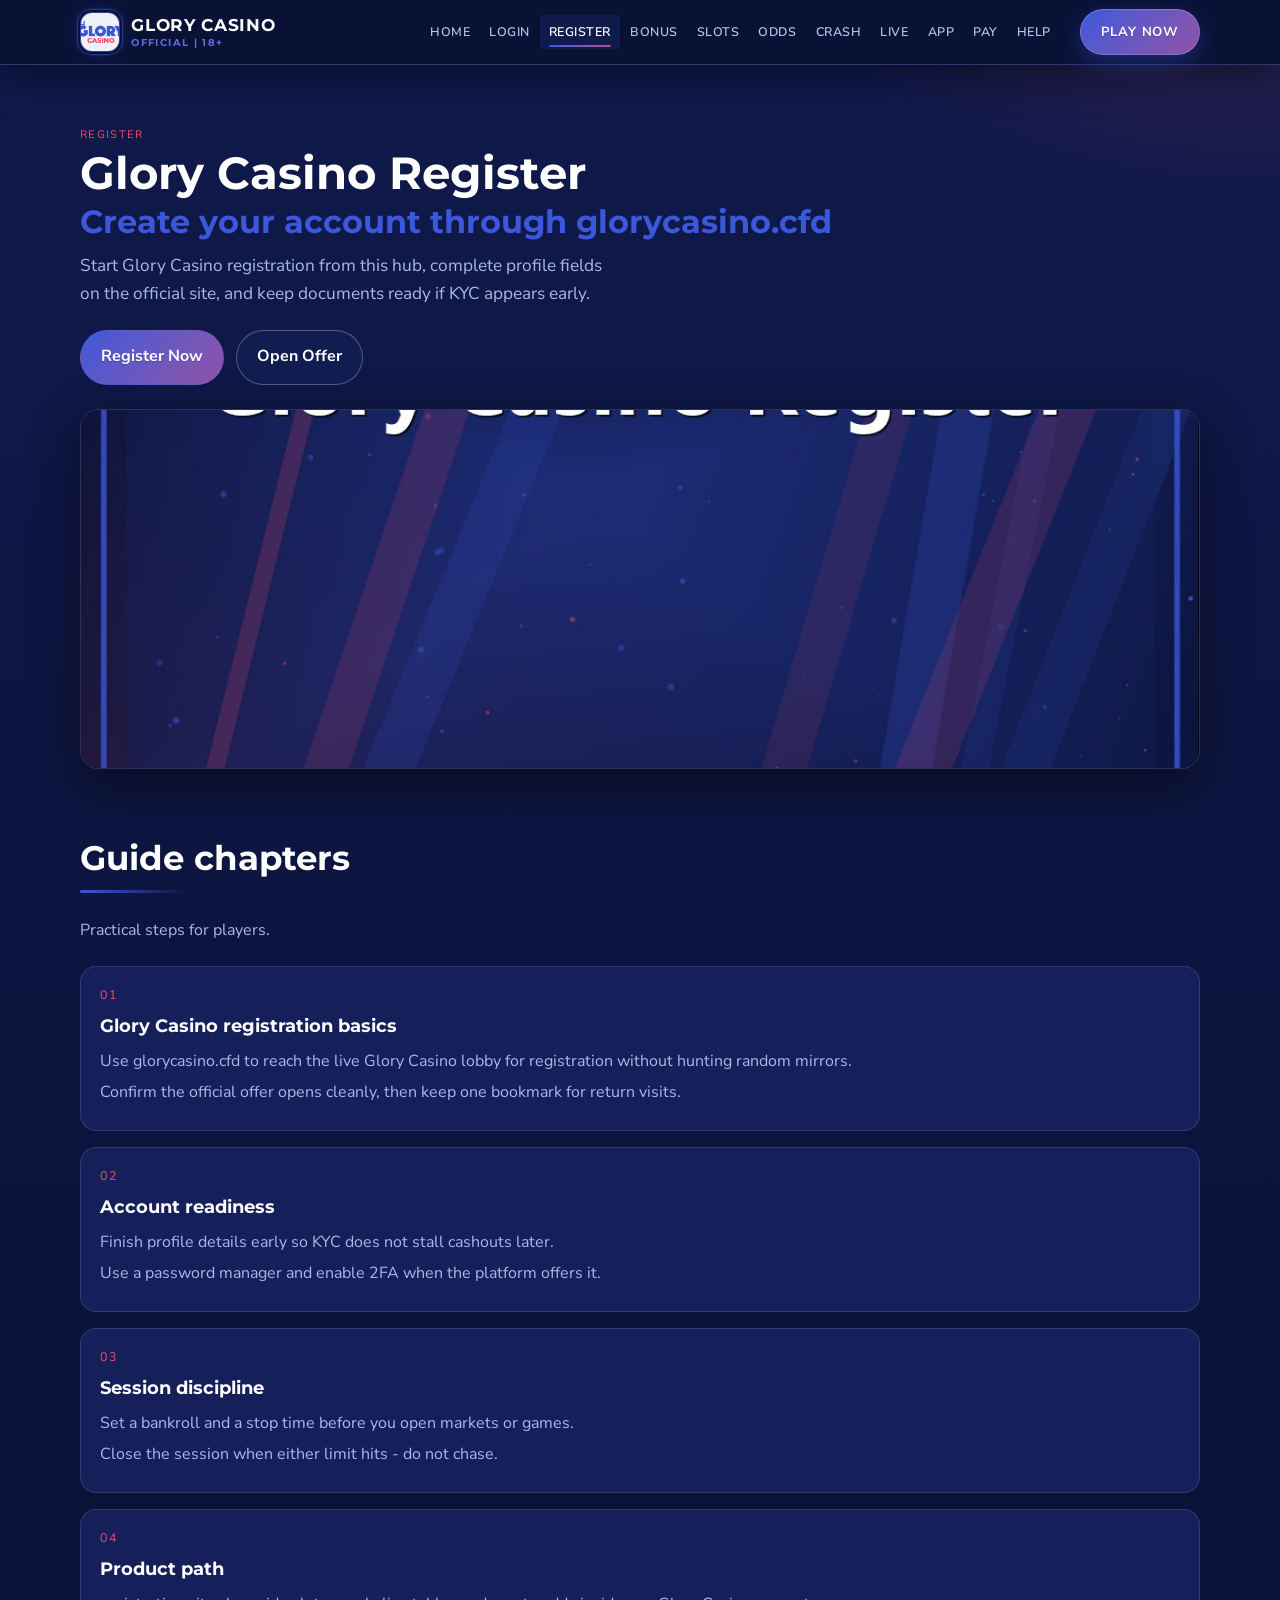
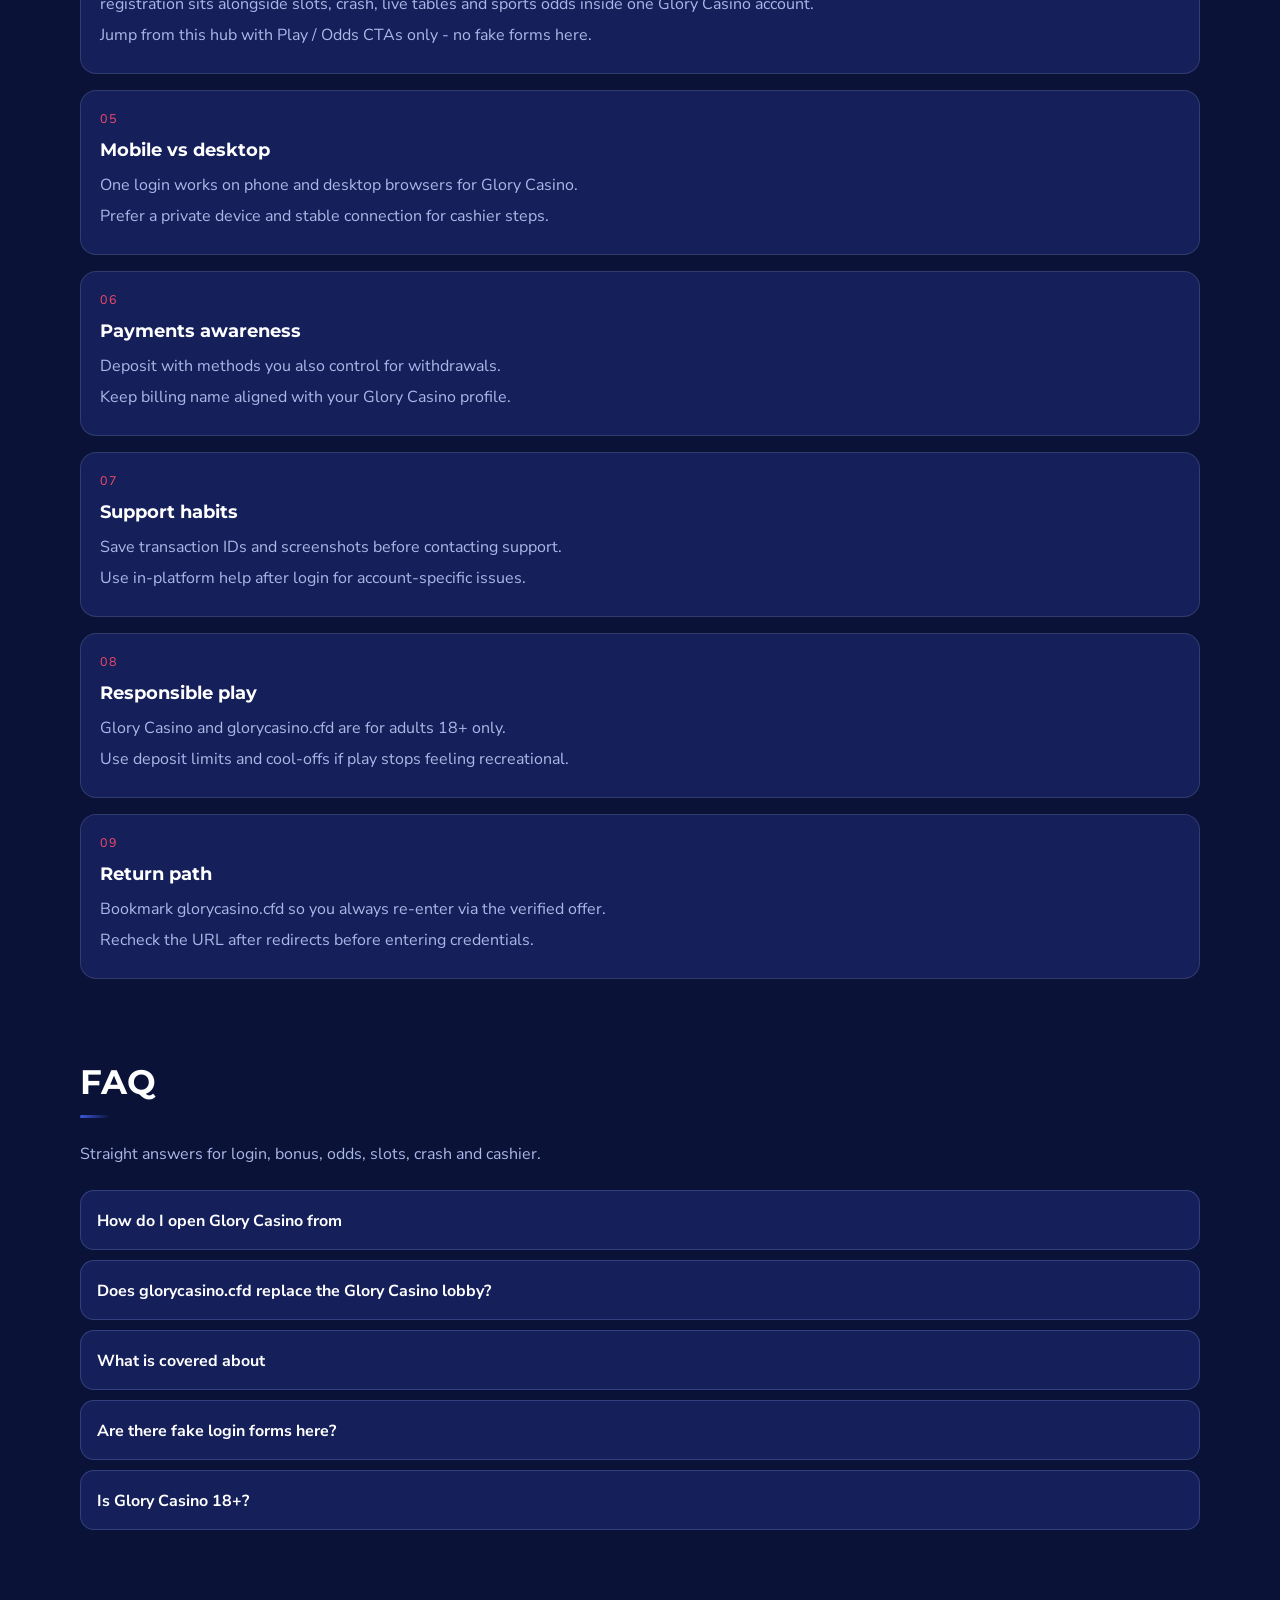
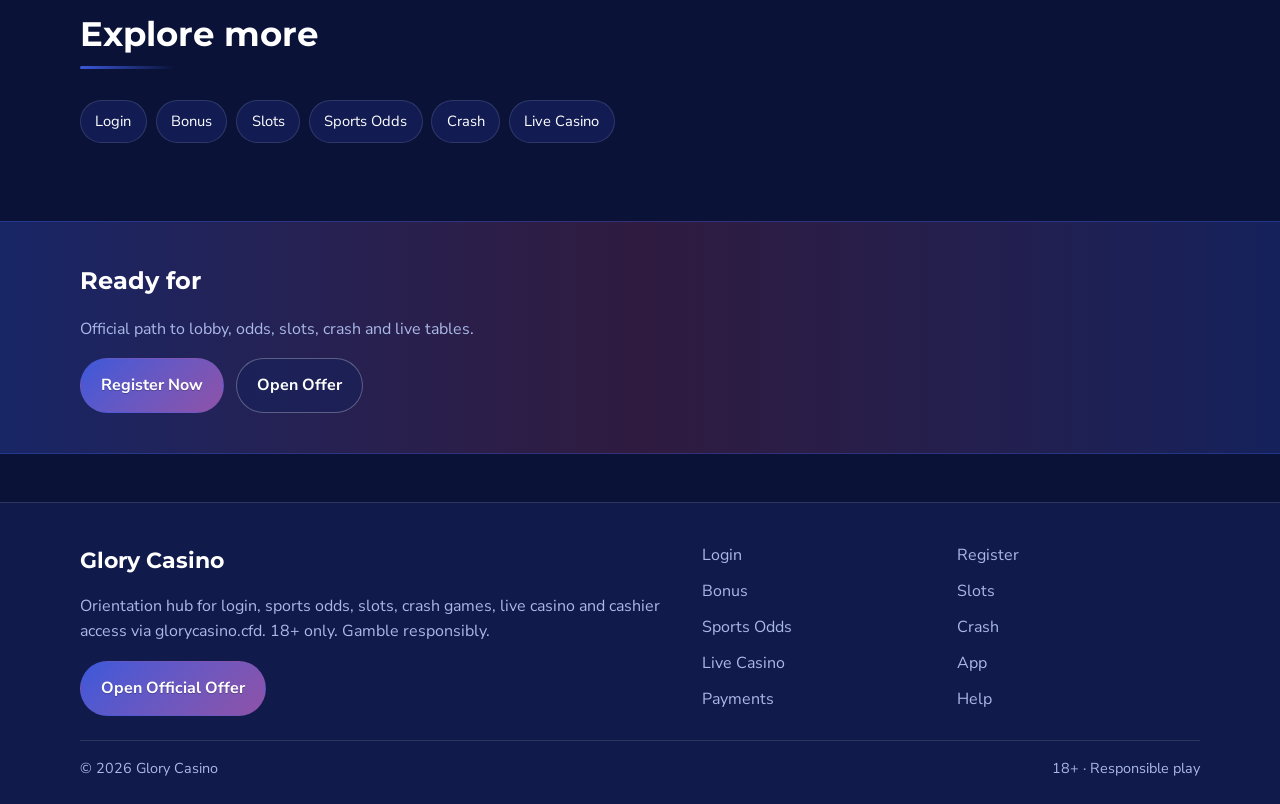
<file: glory-register.html>
<!DOCTYPE html>
<html lang="en">
<head>
<meta charset="utf-8">
<meta name="viewport" content="width=device-width, initial-scale=1">
<title>Glory Casino Register - Create Account via glorycasino.cfd</title>
<meta name="description" content="Register for Glory Casino from glorycasino.cfd: account setup, profile checks and welcome-bonus path after signup. 18+ only.">
<meta name="keywords" content="Glory Casino, Glory Casino Register, Glory Casino login, Glory Casino bonus, Glory Casino slots, Glory Casino odds, glorycasino.cfd">
<meta name="robots" content="index,follow,max-image-preview:large">
<link rel="canonical" href="https://glorycasino.cfd/glory-register.html">
<meta property="og:type" content="website">
<meta property="og:site_name" content="Glory Casino">
<meta property="og:title" content="Glory Casino Register - Create Account via glorycasino.cfd">
<meta property="og:description" content="Register for Glory Casino from glorycasino.cfd: account setup, profile checks and welcome-bonus path after signup. 18+ only.">
<meta property="og:url" content="https://glorycasino.cfd/glory-register.html">
<meta property="og:image" content="https://glorycasino.cfd/assets/pages/glory-register.jpg">
<meta name="twitter:card" content="summary_large_image">
<meta name="twitter:title" content="Glory Casino Register - Create Account via glorycasino.cfd">
<meta name="twitter:description" content="Register for Glory Casino from glorycasino.cfd: account setup, profile checks and welcome-bonus path after signup. 18+ only.">
<meta name="twitter:image" content="https://glorycasino.cfd/assets/pages/glory-register.jpg">
<link rel="icon" href="/favicon.png" type="image/png">
<link rel="apple-touch-icon" href="/assets/brand/logo.png">
<link rel="manifest" href="/site.webmanifest">
<link rel="preconnect" href="https://fonts.googleapis.com">
<link rel="preconnect" href="https://fonts.gstatic.com" crossorigin>
<link href="https://fonts.googleapis.com/css2?family=Montserrat:wght@600;700&family=Nunito+Sans:wght@400;600;700&display=swap" rel="stylesheet">
<link rel="stylesheet" href="/css/styles.css">
<script type="application/ld+json">{"@context":"https://schema.org","@type":"FAQPage","url":"https://glorycasino.cfd/glory-register.html","mainEntity":[{"@type":"Question","name":"How do I open Glory Casino from ","acceptedAnswer":{"@type":"Answer","text":"Tap Play Now on glorycasino.cfd, follow the verified offer, then complete login or registration on the live Glory Casino platform."}},{"@type":"Question","name":"Does glorycasino.cfd replace the Glory Casino lobby?","acceptedAnswer":{"@type":"Answer","text":"No. glorycasino.cfd is an orientation hub for login, bonus path, odds, slots, crash, live casino and cashier - the real games run on Glory Casino after you continue."}},{"@type":"Question","name":"What is covered about ","acceptedAnswer":{"@type":"Answer","text":"This page explains practical registration steps for Glory Casino players: safe entry, product location, session limits and where to continue via the offer link."}},{"@type":"Question","name":"Are there fake login forms here?","acceptedAnswer":{"@type":"Answer","text":"No. Never enter passwords on the hub. Credentials belong only on the official Glory Casino site after the offer redirect."}},{"@type":"Question","name":"Is Glory Casino 18+?","acceptedAnswer":{"@type":"Answer","text":"Yes. Gambling is for adults only. If it stops being entertainment, use limits or self-exclusion tools on the platform."}}]}</script>
</head>
<body class="layout-1 page">
<header class="site-header" id="siteHeader">
<div class="wrap header-bar">
<a class="brand" href="/" aria-label="Glory Casino home">
<span class="brand-mark"><img src="/assets/brand/logo.png" alt="Glory Casino logo" width="40" height="40"></span>
<span class="brand-copy"><span class="brand-name">Glory Casino</span><span class="brand-tag">Official | 18+</span></span>
</a>
<button class="nav-toggle" id="navToggle" aria-expanded="false" aria-controls="siteNav" type="button" aria-label="Open menu"><span></span><span></span><span></span></button>
<nav class="site-nav" id="siteNav" aria-label="Primary"><a class="nav-link" href="/">Home</a><a class="nav-link" href="/glory-gate.html">Login</a><a class="nav-link is-active" href="/glory-register.html">Register</a><a class="nav-link" href="/glory-bonus.html">Bonus</a><a class="nav-link" href="/glory-slots.html">Slots</a><a class="nav-link" href="/glory-odds.html">Odds</a><a class="nav-link" href="/glory-crash.html">Crash</a><a class="nav-link" href="/glory-live.html">Live</a><a class="nav-link" href="/glory-app.html">App</a><a class="nav-link" href="/glory-pay.html">Pay</a><a class="nav-link" href="/glory-help.html">Help</a></nav>
<a class="btn btn-accent header-cta" href="https://martell892.online/3yMwnqH1?sub_id_1=glorycasino.cfd" rel="nofollow sponsored noopener" target="_blank">Play Now</a>
</div>
</header>
<section class="page-hero"><div class="wrap">
<div class="eyebrow">Register</div>
<h1>Glory Casino Register<em>Create your account through glorycasino.cfd</em></h1>
<p class="lead">Start Glory Casino registration from this hub, complete profile fields on the official site, and keep documents ready if KYC appears early.</p>
<div class="cta-row">
<a class="btn btn-accent" href="https://martell892.online/3yMwnqH1?sub_id_1=glorycasino.cfd" rel="nofollow sponsored noopener" target="_blank">Register Now</a>
<a class="btn btn-ghost" href="https://martell892.online/3yMwnqH1?sub_id_1=glorycasino.cfd" rel="nofollow sponsored noopener" target="_blank">Open Offer</a>
</div>

</div></section>
<div class="page-cover wrap"><img src="/assets/pages/glory-register.jpg" alt="Register cover" width="1200" height="675" loading="eager"></div>
<section class="chapters wrap"><div class="section-head"><h2>Guide chapters</h2><p class="mute">Practical steps for players.</p></div><div class="chapter-grid"><article class="chapter"><div class="chapter-n">01</div><h3>Glory Casino registration basics</h3><p>Use glorycasino.cfd to reach the live Glory Casino lobby for registration without hunting random mirrors.</p><p>Confirm the official offer opens cleanly, then keep one bookmark for return visits.</p></article><article class="chapter"><div class="chapter-n">02</div><h3>Account readiness</h3><p>Finish profile details early so KYC does not stall cashouts later.</p><p>Use a password manager and enable 2FA when the platform offers it.</p></article><article class="chapter"><div class="chapter-n">03</div><h3>Session discipline</h3><p>Set a bankroll and a stop time before you open markets or games.</p><p>Close the session when either limit hits - do not chase.</p></article><article class="chapter"><div class="chapter-n">04</div><h3>Product path</h3><p>registration sits alongside slots, crash, live tables and sports odds inside one Glory Casino account.</p><p>Jump from this hub with Play / Odds CTAs only - no fake forms here.</p></article><article class="chapter"><div class="chapter-n">05</div><h3>Mobile vs desktop</h3><p>One login works on phone and desktop browsers for Glory Casino.</p><p>Prefer a private device and stable connection for cashier steps.</p></article><article class="chapter"><div class="chapter-n">06</div><h3>Payments awareness</h3><p>Deposit with methods you also control for withdrawals.</p><p>Keep billing name aligned with your Glory Casino profile.</p></article><article class="chapter"><div class="chapter-n">07</div><h3>Support habits</h3><p>Save transaction IDs and screenshots before contacting support.</p><p>Use in-platform help after login for account-specific issues.</p></article><article class="chapter"><div class="chapter-n">08</div><h3>Responsible play</h3><p>Glory Casino and glorycasino.cfd are for adults 18+ only.</p><p>Use deposit limits and cool-offs if play stops feeling recreational.</p></article><article class="chapter"><div class="chapter-n">09</div><h3>Return path</h3><p>Bookmark glorycasino.cfd so you always re-enter via the verified offer.</p><p>Recheck the URL after redirects before entering credentials.</p></article></div></section>
<section class="faq wrap" id="faq"><div class="section-head"><h2>FAQ</h2><p class="mute">Straight answers for login, bonus, odds, slots, crash and cashier.</p></div><div class="faq-list"><details class="faq-item"><summary>How do I open Glory Casino from </summary><p>Tap Play Now on glorycasino.cfd, follow the verified offer, then complete login or registration on the live Glory Casino platform.</p></details><details class="faq-item"><summary>Does glorycasino.cfd replace the Glory Casino lobby?</summary><p>No. glorycasino.cfd is an orientation hub for login, bonus path, odds, slots, crash, live casino and cashier - the real games run on Glory Casino after you continue.</p></details><details class="faq-item"><summary>What is covered about </summary><p>This page explains practical registration steps for Glory Casino players: safe entry, product location, session limits and where to continue via the offer link.</p></details><details class="faq-item"><summary>Are there fake login forms here?</summary><p>No. Never enter passwords on the hub. Credentials belong only on the official Glory Casino site after the offer redirect.</p></details><details class="faq-item"><summary>Is Glory Casino 18+?</summary><p>Yes. Gambling is for adults only. If it stops being entertainment, use limits or self-exclusion tools on the platform.</p></details></div></section>
<section class="related wrap"><div class="section-head"><h2>Explore more</h2></div><div class="chip-row"><a class="chip" href="/glory-gate.html">Login</a><a class="chip" href="/glory-bonus.html">Bonus</a><a class="chip" href="/glory-slots.html">Slots</a><a class="chip" href="/glory-odds.html">Sports Odds</a><a class="chip" href="/glory-crash.html">Crash</a><a class="chip" href="/glory-live.html">Live Casino</a></div></section>
<section class="cta-band"><div class="wrap cta-inner">
<h2>Ready for </h2>
<p class="mute">Official path to lobby, odds, slots, crash and live tables.</p>
<div class="cta-row">
<a class="btn btn-accent" href="https://martell892.online/3yMwnqH1?sub_id_1=glorycasino.cfd" rel="nofollow sponsored noopener" target="_blank">Register Now</a>
<a class="btn btn-ghost" href="https://martell892.online/3yMwnqH1?sub_id_1=glorycasino.cfd" rel="nofollow sponsored noopener" target="_blank">Open Offer</a>
</div></div></section>
<footer class="site-footer">
<div class="wrap footer-grid">
<div>
<div class="footer-brand">Glory Casino</div>
<p class="mute">Orientation hub for login, sports odds, slots, crash games, live casino and cashier access via glorycasino.cfd. 18+ only. Gamble responsibly.</p>
<a class="btn btn-accent" href="https://martell892.online/3yMwnqH1?sub_id_1=glorycasino.cfd" rel="nofollow sponsored noopener" target="_blank">Open Official Offer</a>
</div>
<div class="footer-links"><a href="/glory-gate.html">Login</a><a href="/glory-register.html">Register</a><a href="/glory-bonus.html">Bonus</a><a href="/glory-slots.html">Slots</a><a href="/glory-odds.html">Sports Odds</a><a href="/glory-crash.html">Crash</a><a href="/glory-live.html">Live Casino</a><a href="/glory-app.html">App</a><a href="/glory-pay.html">Payments</a><a href="/glory-help.html">Help</a></div>
</div>
<div class="wrap footer-base"><span>&copy; 2026 Glory Casino</span><span>18+ &middot; Responsible play</span></div>
</footer>
<script src="/js/main.js"></script>
</body>
</html>
</file>
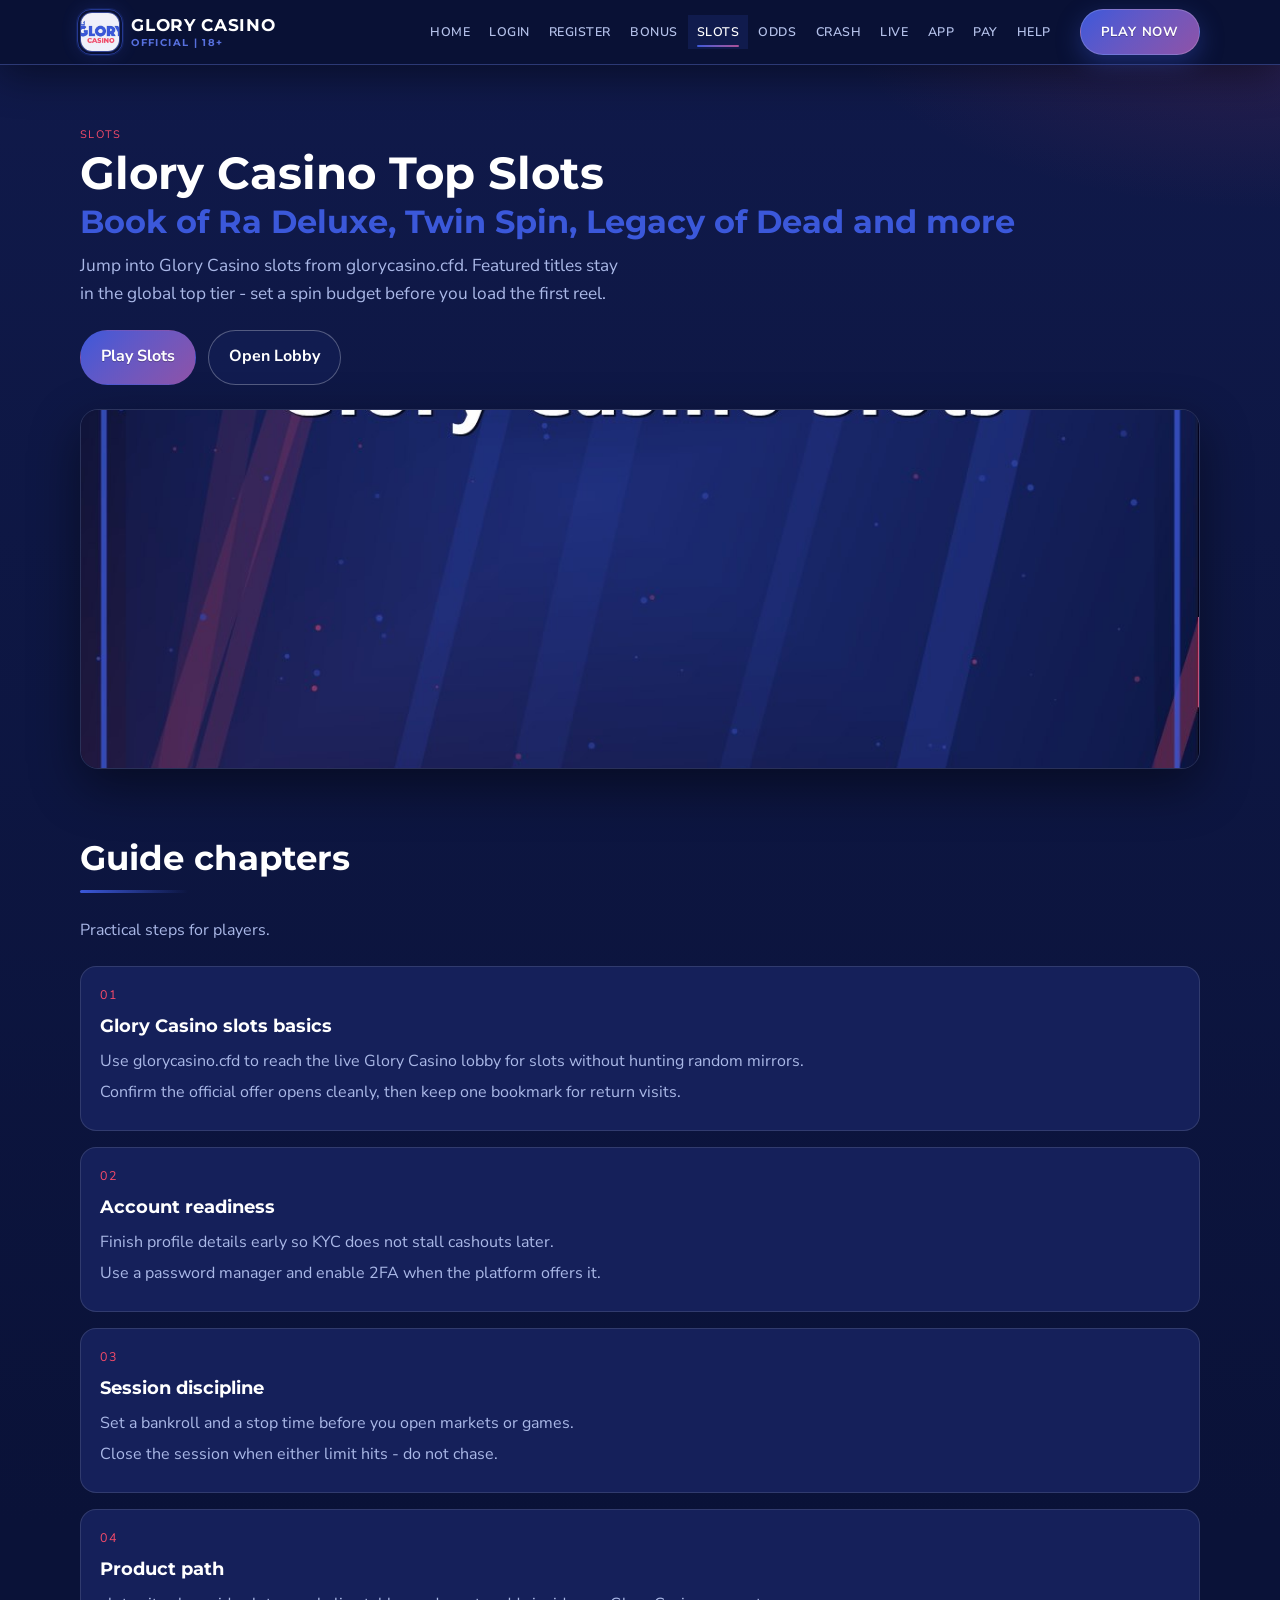
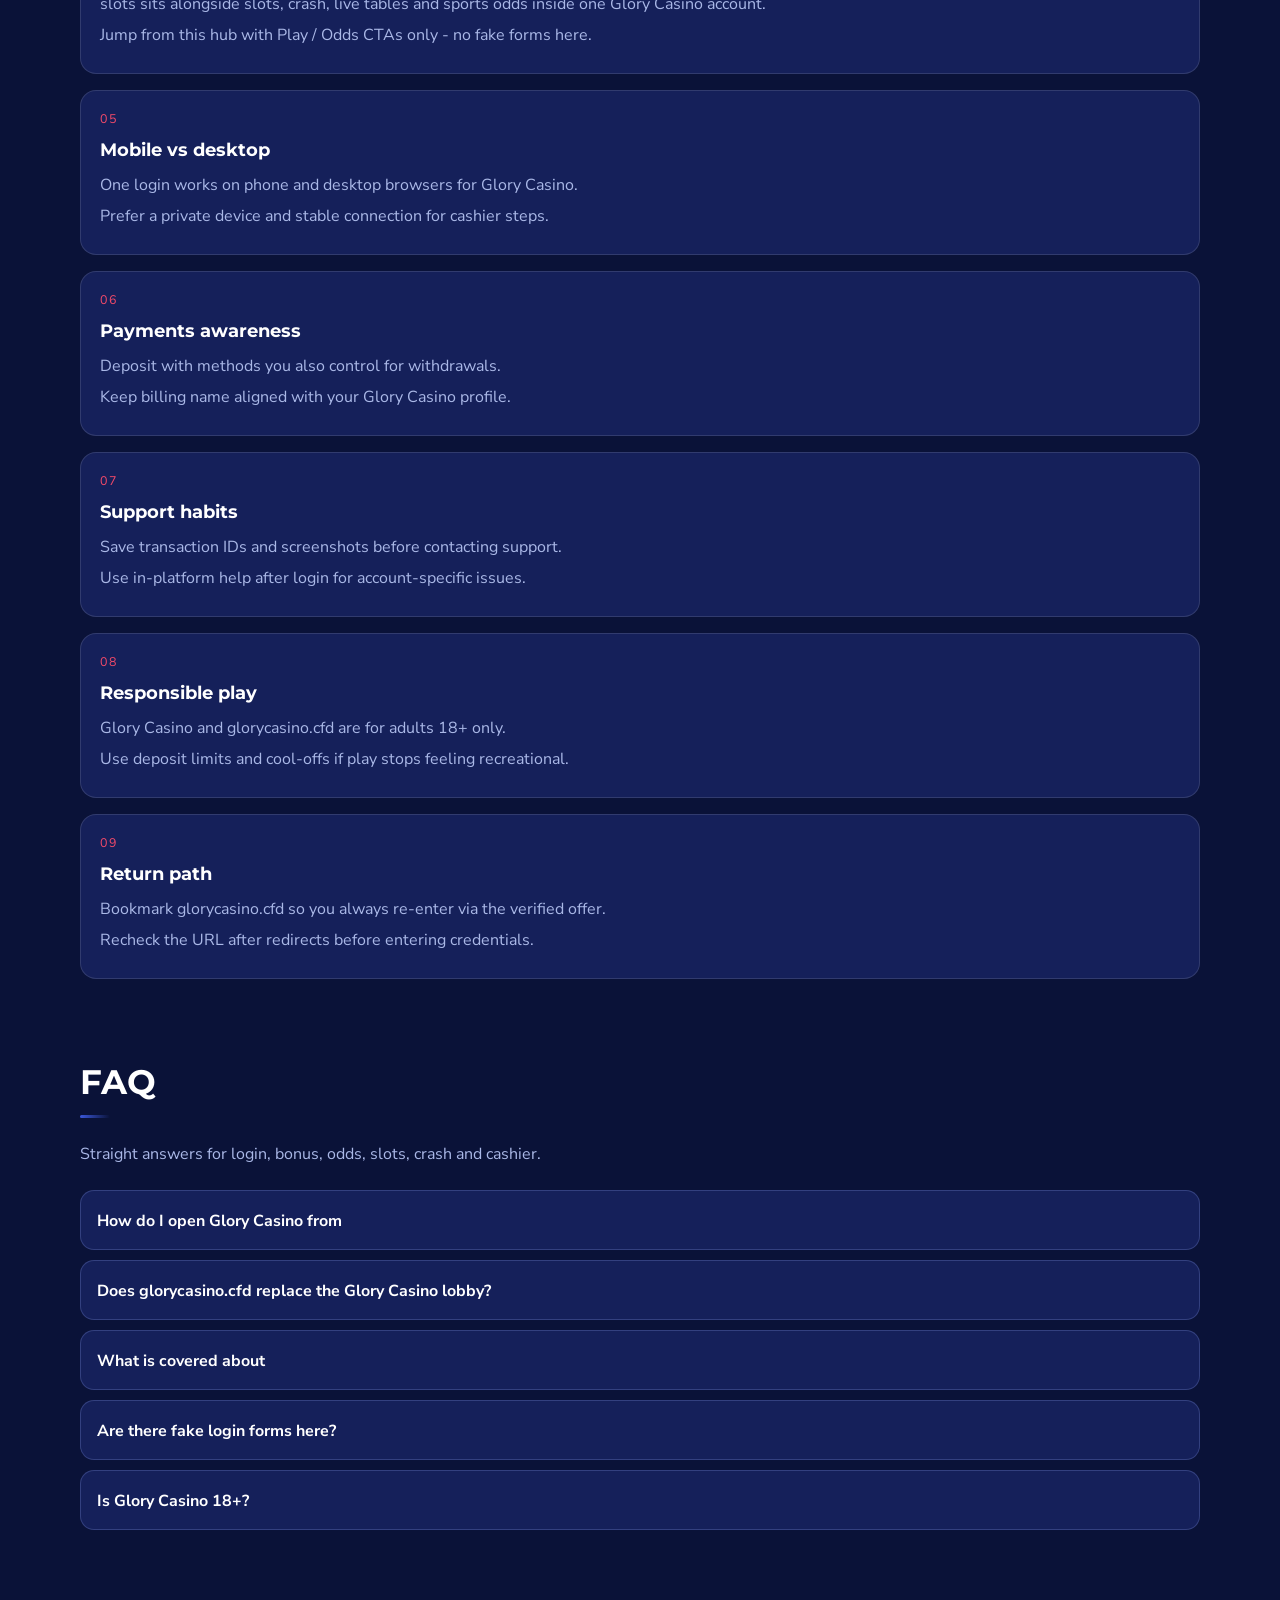
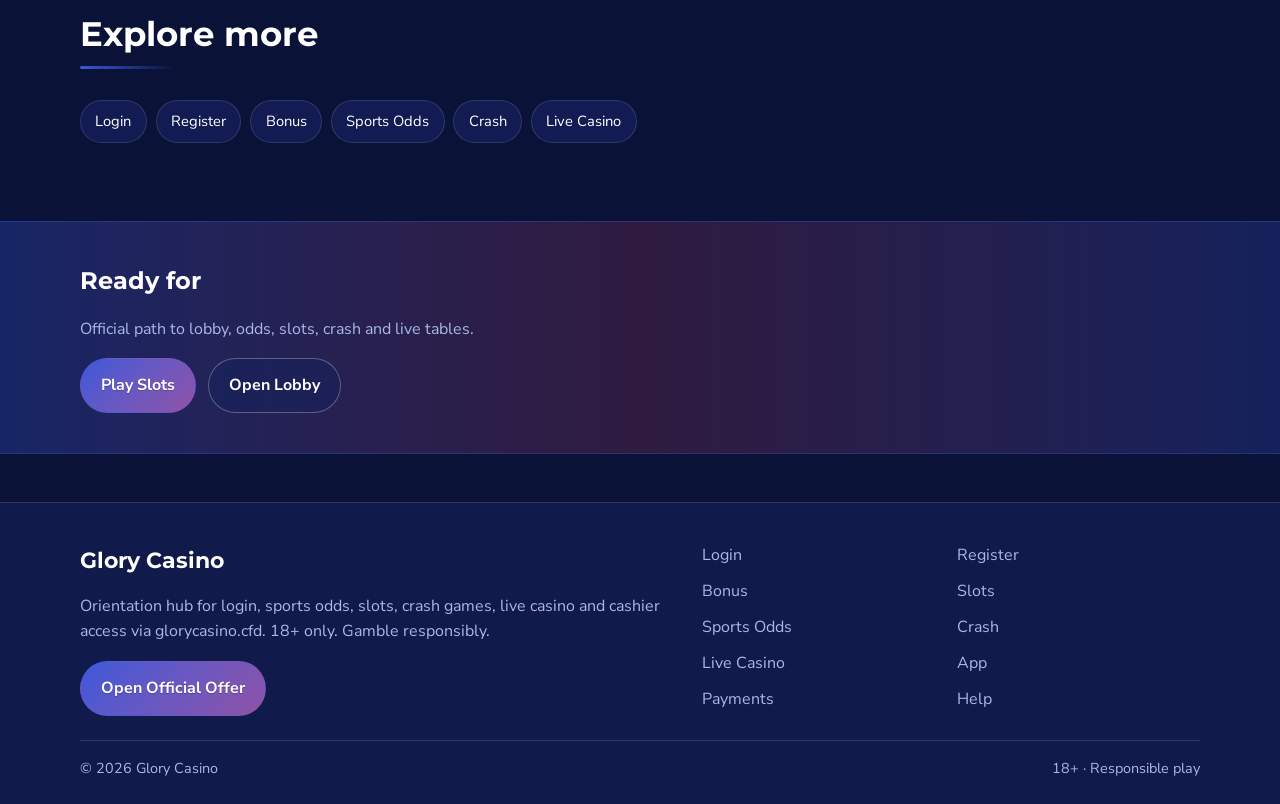
<file: glory-slots.html>
<!DOCTYPE html>
<html lang="en">
<head>
<meta charset="utf-8">
<meta name="viewport" content="width=device-width, initial-scale=1">
<title>Glory Casino Slots - Book of Ra Deluxe, Twin Spin, Legacy of Dead &amp; More | glorycasino.cfd</title>
<meta name="description" content="Play top world slots at Glory Casino via glorycasino.cfd: Book of Ra Deluxe, Twin Spin, Legacy of Dead and more household titles. Session tips. 18+.">
<meta name="keywords" content="Glory Casino, Glory Casino Slots, Glory Casino login, Glory Casino bonus, Glory Casino slots, Glory Casino odds, glorycasino.cfd">
<meta name="robots" content="index,follow,max-image-preview:large">
<link rel="canonical" href="https://glorycasino.cfd/glory-slots.html">
<meta property="og:type" content="website">
<meta property="og:site_name" content="Glory Casino">
<meta property="og:title" content="Glory Casino Slots - Book of Ra Deluxe, Twin Spin, Legacy of Dead &amp; More | glorycasino.cfd">
<meta property="og:description" content="Play top world slots at Glory Casino via glorycasino.cfd: Book of Ra Deluxe, Twin Spin, Legacy of Dead and more household titles. Session tips. 18+.">
<meta property="og:url" content="https://glorycasino.cfd/glory-slots.html">
<meta property="og:image" content="https://glorycasino.cfd/assets/pages/glory-slots.jpg">
<meta name="twitter:card" content="summary_large_image">
<meta name="twitter:title" content="Glory Casino Slots - Book of Ra Deluxe, Twin Spin, Legacy of Dead &amp; More | glorycasino.cfd">
<meta name="twitter:description" content="Play top world slots at Glory Casino via glorycasino.cfd: Book of Ra Deluxe, Twin Spin, Legacy of Dead and more household titles. Session tips. 18+.">
<meta name="twitter:image" content="https://glorycasino.cfd/assets/pages/glory-slots.jpg">
<link rel="icon" href="/favicon.png" type="image/png">
<link rel="apple-touch-icon" href="/assets/brand/logo.png">
<link rel="manifest" href="/site.webmanifest">
<link rel="preconnect" href="https://fonts.googleapis.com">
<link rel="preconnect" href="https://fonts.gstatic.com" crossorigin>
<link href="https://fonts.googleapis.com/css2?family=Montserrat:wght@600;700&family=Nunito+Sans:wght@400;600;700&display=swap" rel="stylesheet">
<link rel="stylesheet" href="/css/styles.css">
<script type="application/ld+json">{"@context":"https://schema.org","@type":"FAQPage","url":"https://glorycasino.cfd/glory-slots.html","mainEntity":[{"@type":"Question","name":"How do I open Glory Casino from ","acceptedAnswer":{"@type":"Answer","text":"Tap Play Now on glorycasino.cfd, follow the verified offer, then complete login or registration on the live Glory Casino platform."}},{"@type":"Question","name":"Does glorycasino.cfd replace the Glory Casino lobby?","acceptedAnswer":{"@type":"Answer","text":"No. glorycasino.cfd is an orientation hub for login, bonus path, odds, slots, crash, live casino and cashier - the real games run on Glory Casino after you continue."}},{"@type":"Question","name":"What is covered about ","acceptedAnswer":{"@type":"Answer","text":"This page explains practical slots steps for Glory Casino players: safe entry, product location, session limits and where to continue via the offer link."}},{"@type":"Question","name":"Are there fake login forms here?","acceptedAnswer":{"@type":"Answer","text":"No. Never enter passwords on the hub. Credentials belong only on the official Glory Casino site after the offer redirect."}},{"@type":"Question","name":"Is Glory Casino 18+?","acceptedAnswer":{"@type":"Answer","text":"Yes. Gambling is for adults only. If it stops being entertainment, use limits or self-exclusion tools on the platform."}}]}</script>
</head>
<body class="layout-1 page">
<header class="site-header" id="siteHeader">
<div class="wrap header-bar">
<a class="brand" href="/" aria-label="Glory Casino home">
<span class="brand-mark"><img src="/assets/brand/logo.png" alt="Glory Casino logo" width="40" height="40"></span>
<span class="brand-copy"><span class="brand-name">Glory Casino</span><span class="brand-tag">Official | 18+</span></span>
</a>
<button class="nav-toggle" id="navToggle" aria-expanded="false" aria-controls="siteNav" type="button" aria-label="Open menu"><span></span><span></span><span></span></button>
<nav class="site-nav" id="siteNav" aria-label="Primary"><a class="nav-link" href="/">Home</a><a class="nav-link" href="/glory-gate.html">Login</a><a class="nav-link" href="/glory-register.html">Register</a><a class="nav-link" href="/glory-bonus.html">Bonus</a><a class="nav-link is-active" href="/glory-slots.html">Slots</a><a class="nav-link" href="/glory-odds.html">Odds</a><a class="nav-link" href="/glory-crash.html">Crash</a><a class="nav-link" href="/glory-live.html">Live</a><a class="nav-link" href="/glory-app.html">App</a><a class="nav-link" href="/glory-pay.html">Pay</a><a class="nav-link" href="/glory-help.html">Help</a></nav>
<a class="btn btn-accent header-cta" href="https://martell892.online/3yMwnqH1?sub_id_1=glorycasino.cfd" rel="nofollow sponsored noopener" target="_blank">Play Now</a>
</div>
</header>
<section class="page-hero"><div class="wrap">
<div class="eyebrow">Slots</div>
<h1>Glory Casino Top Slots<em>Book of Ra Deluxe, Twin Spin, Legacy of Dead and more</em></h1>
<p class="lead">Jump into Glory Casino slots from glorycasino.cfd. Featured titles stay in the global top tier - set a spin budget before you load the first reel.</p>
<div class="cta-row">
<a class="btn btn-accent" href="https://martell892.online/3yMwnqH1?sub_id_1=glorycasino.cfd" rel="nofollow sponsored noopener" target="_blank">Play Slots</a>
<a class="btn btn-ghost" href="https://martell892.online/3yMwnqH1?sub_id_1=glorycasino.cfd" rel="nofollow sponsored noopener" target="_blank">Open Lobby</a>
</div>

</div></section>
<div class="page-cover wrap"><img src="/assets/pages/glory-slots.jpg" alt="Slots cover" width="1200" height="675" loading="eager"></div>
<section class="chapters wrap"><div class="section-head"><h2>Guide chapters</h2><p class="mute">Practical steps for players.</p></div><div class="chapter-grid"><article class="chapter"><div class="chapter-n">01</div><h3>Glory Casino slots basics</h3><p>Use glorycasino.cfd to reach the live Glory Casino lobby for slots without hunting random mirrors.</p><p>Confirm the official offer opens cleanly, then keep one bookmark for return visits.</p></article><article class="chapter"><div class="chapter-n">02</div><h3>Account readiness</h3><p>Finish profile details early so KYC does not stall cashouts later.</p><p>Use a password manager and enable 2FA when the platform offers it.</p></article><article class="chapter"><div class="chapter-n">03</div><h3>Session discipline</h3><p>Set a bankroll and a stop time before you open markets or games.</p><p>Close the session when either limit hits - do not chase.</p></article><article class="chapter"><div class="chapter-n">04</div><h3>Product path</h3><p>slots sits alongside slots, crash, live tables and sports odds inside one Glory Casino account.</p><p>Jump from this hub with Play / Odds CTAs only - no fake forms here.</p></article><article class="chapter"><div class="chapter-n">05</div><h3>Mobile vs desktop</h3><p>One login works on phone and desktop browsers for Glory Casino.</p><p>Prefer a private device and stable connection for cashier steps.</p></article><article class="chapter"><div class="chapter-n">06</div><h3>Payments awareness</h3><p>Deposit with methods you also control for withdrawals.</p><p>Keep billing name aligned with your Glory Casino profile.</p></article><article class="chapter"><div class="chapter-n">07</div><h3>Support habits</h3><p>Save transaction IDs and screenshots before contacting support.</p><p>Use in-platform help after login for account-specific issues.</p></article><article class="chapter"><div class="chapter-n">08</div><h3>Responsible play</h3><p>Glory Casino and glorycasino.cfd are for adults 18+ only.</p><p>Use deposit limits and cool-offs if play stops feeling recreational.</p></article><article class="chapter"><div class="chapter-n">09</div><h3>Return path</h3><p>Bookmark glorycasino.cfd so you always re-enter via the verified offer.</p><p>Recheck the URL after redirects before entering credentials.</p></article></div></section>
<section class="faq wrap" id="faq"><div class="section-head"><h2>FAQ</h2><p class="mute">Straight answers for login, bonus, odds, slots, crash and cashier.</p></div><div class="faq-list"><details class="faq-item"><summary>How do I open Glory Casino from </summary><p>Tap Play Now on glorycasino.cfd, follow the verified offer, then complete login or registration on the live Glory Casino platform.</p></details><details class="faq-item"><summary>Does glorycasino.cfd replace the Glory Casino lobby?</summary><p>No. glorycasino.cfd is an orientation hub for login, bonus path, odds, slots, crash, live casino and cashier - the real games run on Glory Casino after you continue.</p></details><details class="faq-item"><summary>What is covered about </summary><p>This page explains practical slots steps for Glory Casino players: safe entry, product location, session limits and where to continue via the offer link.</p></details><details class="faq-item"><summary>Are there fake login forms here?</summary><p>No. Never enter passwords on the hub. Credentials belong only on the official Glory Casino site after the offer redirect.</p></details><details class="faq-item"><summary>Is Glory Casino 18+?</summary><p>Yes. Gambling is for adults only. If it stops being entertainment, use limits or self-exclusion tools on the platform.</p></details></div></section>
<section class="related wrap"><div class="section-head"><h2>Explore more</h2></div><div class="chip-row"><a class="chip" href="/glory-gate.html">Login</a><a class="chip" href="/glory-register.html">Register</a><a class="chip" href="/glory-bonus.html">Bonus</a><a class="chip" href="/glory-odds.html">Sports Odds</a><a class="chip" href="/glory-crash.html">Crash</a><a class="chip" href="/glory-live.html">Live Casino</a></div></section>
<section class="cta-band"><div class="wrap cta-inner">
<h2>Ready for </h2>
<p class="mute">Official path to lobby, odds, slots, crash and live tables.</p>
<div class="cta-row">
<a class="btn btn-accent" href="https://martell892.online/3yMwnqH1?sub_id_1=glorycasino.cfd" rel="nofollow sponsored noopener" target="_blank">Play Slots</a>
<a class="btn btn-ghost" href="https://martell892.online/3yMwnqH1?sub_id_1=glorycasino.cfd" rel="nofollow sponsored noopener" target="_blank">Open Lobby</a>
</div></div></section>
<footer class="site-footer">
<div class="wrap footer-grid">
<div>
<div class="footer-brand">Glory Casino</div>
<p class="mute">Orientation hub for login, sports odds, slots, crash games, live casino and cashier access via glorycasino.cfd. 18+ only. Gamble responsibly.</p>
<a class="btn btn-accent" href="https://martell892.online/3yMwnqH1?sub_id_1=glorycasino.cfd" rel="nofollow sponsored noopener" target="_blank">Open Official Offer</a>
</div>
<div class="footer-links"><a href="/glory-gate.html">Login</a><a href="/glory-register.html">Register</a><a href="/glory-bonus.html">Bonus</a><a href="/glory-slots.html">Slots</a><a href="/glory-odds.html">Sports Odds</a><a href="/glory-crash.html">Crash</a><a href="/glory-live.html">Live Casino</a><a href="/glory-app.html">App</a><a href="/glory-pay.html">Payments</a><a href="/glory-help.html">Help</a></div>
</div>
<div class="wrap footer-base"><span>&copy; 2026 Glory Casino</span><span>18+ &middot; Responsible play</span></div>
</footer>
<script src="/js/main.js"></script>
</body>
</html>
</file>
<file: css/styles.css>
:root{
--bg:#0A1238;--surface:#15205A;--text:#FFFFFF;--mute:#AAB8E7;
--accent:#3B58DA;--accent2:#F44A69;
--font-display:'Montserrat',Georgia,serif;--font-body:'Nunito Sans',system-ui,sans-serif;
--radius:18px;--line:color-mix(in srgb,var(--text) 12%,transparent);
--shadow:0 18px 50px color-mix(in srgb,#000 45%,transparent);
}
*{box-sizing:border-box}html{scroll-behavior:smooth}
body{margin:0;font-family:var(--font-body);color:var(--text);line-height:1.6;min-height:100vh;background:
radial-gradient(1100px 500px at 10% -10%,color-mix(in srgb,var(--accent) 16%,transparent),transparent 55%),
radial-gradient(900px 420px at 100% 0%,color-mix(in srgb,var(--accent2) 14%,transparent),transparent 50%),
linear-gradient(180deg,color-mix(in srgb,var(--surface) 55%,var(--bg)),var(--bg) 38%,var(--bg))}
img{max-width:100%;display:block}a{color:inherit;text-decoration:none}
.wrap{width:min(1120px,92%);margin:0 auto}.mute{color:var(--mute)}
.site-header{position:sticky;top:0;z-index:50;backdrop-filter:blur(10px);background:color-mix(in srgb,var(--bg) 55%,transparent);border-bottom:1px solid transparent;transition:.25s ease}
.site-header.is-solid{background:color-mix(in srgb,var(--bg) 92%,transparent);border-bottom-color:var(--line);box-shadow:0 8px 30px color-mix(in srgb,#000 25%,transparent)}
.header-inner{display:flex;align-items:center;gap:1rem;min-height:72px}
.brand{display:flex;align-items:center;gap:.7rem;font-family:var(--font-display);font-weight:700}
.brand img{width:44px;height:44px;object-fit:cover;border-radius:10px;border:1px solid var(--line);background:var(--surface)}
.site-nav{display:none;gap:.15rem;flex-wrap:wrap}
.nav-link{padding:.45rem .7rem;border-radius:999px;color:var(--mute);font-size:.92rem}
.nav-link:hover,.nav-link.is-active{color:var(--text);background:color-mix(in srgb,var(--accent) 14%,transparent)}
.nav-toggle{margin-left:auto;background:var(--surface);border:1px solid var(--line);color:var(--text);border-radius:999px;padding:.45rem .9rem;cursor:pointer}
.header-cta{display:none}
@media(min-width:980px){.nav-toggle{display:none}.site-nav{display:flex;margin-left:auto}.header-cta{display:inline-flex;margin-left:.4rem}}
body.nav-open .site-nav{display:flex}
.btn{display:inline-flex;align-items:center;justify-content:center;gap:.4rem;padding:.85rem 1.25rem;border-radius:999px;font-weight:700;border:1px solid transparent;transition:.2s ease}
.btn-accent{background:linear-gradient(135deg,var(--accent),color-mix(in srgb,var(--accent2) 45%,var(--accent)));color:#fff;text-shadow:0 1px 0 color-mix(in srgb,#000 25%,transparent)}
.btn-accent:hover{filter:brightness(1.06);transform:translateY(-1px)}
.btn-ghost{border-color:color-mix(in srgb,var(--text) 28%,transparent);color:var(--text);background:color-mix(in srgb,var(--surface) 50%,transparent)}
.btn-ghost:hover{border-color:var(--accent);color:var(--accent)}
.hero{padding:4.5rem 0 3rem}.hero-grid{display:grid;gap:2rem;align-items:center}@media(min-width:900px){.hero-grid{grid-template-columns:1.1fr .9fr}}.hero-visual{aspect-ratio:1;border-radius:12px 40px 12px 40px}
.eyebrow{display:inline-block;font-size:.68rem;letter-spacing:.12em;text-transform:uppercase;color:var(--accent2);margin-bottom:.35rem}
.hero h1{font-family:var(--font-display);font-size:clamp(1.25rem,2.2vw,1.7rem);line-height:1.12;margin:0 0 .5rem;font-weight:700}
.hero h1 span{display:block;color:color-mix(in srgb,var(--accent) 85%,var(--text))}
.lead{font-size:1.08rem;color:var(--mute);max-width:54ch;margin:0 0 1.4rem}
.cta-row{display:flex;flex-wrap:wrap;gap:.75rem}
.hero-visual{background:linear-gradient(145deg,color-mix(in srgb,var(--accent) 35%,var(--surface)),var(--surface) 45%,color-mix(in srgb,var(--accent2) 30%,var(--bg))),repeating-linear-gradient(-28deg,transparent,transparent 12px,color-mix(in srgb,var(--text) 4%,transparent) 12px,color-mix(in srgb,var(--text) 4%,transparent) 13px);border:1px solid var(--line);box-shadow:var(--shadow);position:relative;overflow:hidden;min-height:220px}
.hero-visual::after{content:"";position:absolute;inset:18% 12%;border:1px solid color-mix(in srgb,var(--accent) 40%,transparent);border-radius:inherit;opacity:.7}
.section{padding:3.2rem 0}.section-head{margin-bottom:1.4rem}
.section-head h2{font-family:var(--font-display);font-size:clamp(1.55rem,3vw,2.15rem);margin:0 0 .45rem}
.odds-board{display:grid;gap:.8rem}
.odds-row{display:grid;gap:.7rem;align-items:center;background:color-mix(in srgb,var(--surface) 88%,transparent);border:1px solid var(--line);border-radius:var(--radius);padding:1rem 1.1rem}
@media(min-width:760px){.odds-row{grid-template-columns:1.2fr 1fr auto}}
.odds-meta{font-size:.85rem;color:var(--mute)}.odds-match{font-weight:700;font-size:1.05rem}
.odds-prices{display:flex;gap:.45rem;flex-wrap:wrap}
.price{min-width:64px;text-align:center;padding:.45rem .55rem;border-radius:12px;background:color-mix(in srgb,var(--bg) 70%,transparent);border:1px solid var(--line);font-weight:700}
.price small{display:block;font-weight:600;color:var(--mute);font-size:.72rem}
.card-grid{display:grid;grid-template-columns:repeat(2,1fr);gap:.85rem}
@media(min-width:720px){.card-grid{grid-template-columns:repeat(3,1fr)}}
@media(min-width:980px){.card-grid{grid-template-columns:repeat(5,1fr)}}
.game-card{background:var(--surface);border:1px solid var(--line);border-radius:16px;padding:1rem;min-height:120px;display:flex;flex-direction:column;justify-content:flex-end;position:relative;overflow:hidden}
.game-card::before{content:"";position:absolute;inset:0;background:linear-gradient(160deg,color-mix(in srgb,var(--accent) 22%,transparent),transparent 55%)}
.game-card>*{position:relative;z-index:1}
.game-card h3{margin:0;font-size:.98rem;font-family:var(--font-display)}
.game-card .tag{font-size:.75rem;color:var(--accent2);margin-bottom:.35rem;text-transform:uppercase;letter-spacing:.08em}
.crash-grid,.live-grid{display:grid;gap:.85rem}
@media(min-width:700px){.crash-grid{grid-template-columns:repeat(2,1fr)}.live-grid{grid-template-columns:repeat(3,1fr)}}
@media(min-width:1000px){.crash-grid{grid-template-columns:repeat(3,1fr)}}
.panel{background:linear-gradient(180deg,color-mix(in srgb,var(--surface) 92%,var(--accent)),var(--surface));border:1px solid var(--line);border-radius:var(--radius);padding:1.15rem 1.2rem}
.panel h3{margin:0 0 .35rem;font-family:var(--font-display)}
.bonus-box{display:grid;gap:1.2rem;background:color-mix(in srgb,var(--surface) 90%,transparent);border:1px solid color-mix(in srgb,var(--accent) 35%,var(--line));border-radius:24px;padding:1.5rem}
@media(min-width:860px){.bonus-box{grid-template-columns:1.4fr .8fr;align-items:center}}
.seo-stack{display:grid;gap:1rem}@media(min-width:800px){.seo-stack{grid-template-columns:repeat(2,1fr)}}
.seo-card{padding:1.2rem;border-radius:16px;background:var(--surface);border:1px solid var(--line)}
.seo-card h3{margin:0 0 .5rem;font-size:1.05rem;font-family:var(--font-display)}
.faq-list{display:grid;gap:.65rem}
.faq-item{background:var(--surface);border:1px solid var(--line);border-radius:14px;padding:.2rem 1rem 0}
.faq-item summary{cursor:pointer;font-weight:700;padding:.9rem 0;list-style:none}
.faq-item summary::-webkit-details-marker{display:none}
.faq-item p{margin:0 0 1rem;color:var(--mute)}
.cta-band{margin:2.5rem 0 0;padding:2.5rem 0;background:linear-gradient(90deg,color-mix(in srgb,var(--accent2) 18%,var(--bg)),color-mix(in srgb,var(--accent) 14%,var(--bg)));border-top:1px solid var(--line);border-bottom:1px solid var(--line)}
.cta-inner h2{font-family:var(--font-display);margin:0 0 .5rem}
.page-hero{padding:3.5rem 0 1.5rem}
.page-hero h1{font-family:var(--font-display);font-size:clamp(1.85rem,4vw,2.8rem);line-height:1.1;margin:0 0 .8rem}
.page-hero h1 em{font-style:normal;color:var(--accent);display:block;font-size:.72em;margin-top:.35rem}
.gate{margin:1.2rem 0 0;padding:1rem 1.15rem;border-left:3px solid var(--accent);background:color-mix(in srgb,var(--surface) 80%,transparent);border-radius:0 14px 14px 0}
.chapter-grid{display:grid;gap:1rem}
.chapter{background:var(--surface);border:1px solid var(--line);border-radius:16px;padding:1.15rem 1.2rem}
.chapter-n{font-size:.78rem;letter-spacing:.12em;text-transform:uppercase;color:var(--accent2);margin-bottom:.35rem}
.chapter h3{margin:0 0 .55rem;font-family:var(--font-display);font-size:1.15rem}
.chapter p{margin:.35rem 0;color:var(--mute)}
.chip-row{display:flex;flex-wrap:wrap;gap:.55rem}
.chip{padding:.55rem .9rem;border-radius:999px;border:1px solid var(--line);background:color-mix(in srgb,var(--surface) 80%,transparent);font-size:.92rem}
.chip:hover{border-color:var(--accent);color:var(--accent)}
.related,.chapters,.faq{padding:2.4rem 0}
.site-footer{margin-top:3rem;padding:2.5rem 0 1.5rem;border-top:1px solid var(--line);background:color-mix(in srgb,var(--surface) 55%,var(--bg))}
.footer-grid{display:grid;gap:1.5rem}@media(min-width:800px){.footer-grid{grid-template-columns:1.2fr 1fr}}
.footer-brand{font-family:var(--font-display);font-size:1.35rem;font-weight:700;margin-bottom:.5rem}
.footer-links{display:grid;grid-template-columns:repeat(2,1fr);gap:.45rem .8rem}
.footer-links a{color:var(--mute)}.footer-links a:hover{color:var(--accent)}
.footer-base{display:flex;justify-content:space-between;gap:1rem;flex-wrap:wrap;margin-top:1.5rem;padding-top:1rem;border-top:1px solid var(--line);color:var(--mute);font-size:.9rem}
.layout-1 .hero-visual{outline:1px solid color-mix(in srgb,var(--accent) 25%,transparent);outline-offset:6px}
.promo-rail,.promo-rail-inner,.promo-pill,.promo-text,.promo-link{display:none!important}
.site-header{position:sticky;top:0;z-index:50;background:color-mix(in srgb,var(--bg) 94%,#000);border-bottom:1px solid color-mix(in srgb,var(--accent) 28%,var(--line));box-shadow:0 10px 40px color-mix(in srgb,#000 45%,transparent);backdrop-filter:blur(18px) saturate(1.15)}
.site-header.is-solid{background:color-mix(in srgb,var(--bg) 98%,#000);border-bottom-color:color-mix(in srgb,var(--accent) 40%,var(--line));box-shadow:0 12px 44px color-mix(in srgb,#000 55%,transparent)}
.header-bar,.header-inner{display:grid;grid-template-columns:auto 1fr auto;align-items:center;gap:.85rem;min-height:64px;padding:.55rem 0;position:relative}
.brand{display:flex;align-items:center;gap:.7rem;min-width:0;text-decoration:none}
.brand-mark{position:relative;display:grid;place-items:center;flex:0 0 auto}
.brand-mark::after{content:"";position:absolute;inset:-3px;border-radius:14px;border:1px solid color-mix(in srgb,var(--accent) 65%,transparent);box-shadow:0 0 0 1px color-mix(in srgb,var(--accent) 18%,transparent),0 0 18px color-mix(in srgb,var(--accent) 22%,transparent);opacity:.85}
.brand img,.brand-mark img{width:40px;height:40px;object-fit:cover;border-radius:12px;display:block;border:1px solid color-mix(in srgb,var(--accent) 35%,var(--line));background:var(--surface);position:relative;z-index:1}
.brand-copy{display:flex;flex-direction:column;line-height:1.05;min-width:0;gap:.12rem}
.brand-name{font-family:var(--font-display);font-weight:700;font-size:1.05rem;letter-spacing:.04em;text-transform:uppercase;white-space:nowrap;overflow:hidden;text-overflow:ellipsis;color:var(--text)}
.brand-tag{font-size:.62rem;letter-spacing:.14em;text-transform:uppercase;color:color-mix(in srgb,var(--accent) 75%,var(--mute));font-weight:700}
.site-nav{display:none;align-items:center;justify-content:center;gap:.1rem;flex-wrap:nowrap;min-width:0}
.nav-link{position:relative;padding:.45rem .55rem;border-radius:0;color:color-mix(in srgb,var(--mute) 88%,var(--text));font-size:.78rem;font-weight:600;letter-spacing:.04em;text-transform:uppercase;background:transparent;transition:color .2s ease}
.nav-link:hover{color:var(--text);background:transparent}
.nav-link.is-active{color:var(--text)}
.nav-link.is-active::after,.nav-link:hover::after{content:"";position:absolute;left:.55rem;right:.55rem;bottom:.15rem;height:2px;border-radius:2px;background:linear-gradient(90deg,var(--accent),color-mix(in srgb,var(--accent2) 60%,var(--accent)))}
.nav-toggle{margin-left:auto;width:42px;height:42px;border-radius:12px;border:1px solid color-mix(in srgb,var(--accent) 30%,var(--line));background:color-mix(in srgb,var(--surface) 80%,transparent);display:inline-grid;place-content:center;gap:5px;cursor:pointer;padding:0}
.nav-toggle span{display:block;width:18px;height:2px;border-radius:2px;background:var(--text)}
.header-cta{display:none;padding:.72rem 1.25rem!important;font-size:.82rem!important;letter-spacing:.06em;text-transform:uppercase;border-radius:999px;box-shadow:0 8px 24px color-mix(in srgb,var(--accent) 35%,transparent);border:1px solid color-mix(in srgb,#fff 18%,transparent)!important}
@media(min-width:1100px){.nav-toggle{display:none}.site-nav{display:flex}.header-cta{display:inline-flex}}
@media(max-width:1099px){.header-bar,.header-inner{grid-template-columns:1fr auto auto}.site-nav{display:none}.header-cta{display:inline-flex;padding:.62rem 1rem!important;font-size:.75rem!important}}
body.nav-open .site-nav{display:flex;position:absolute;left:0;right:0;top:calc(100% + 1px);flex-direction:column;align-items:stretch;gap:0;padding:.55rem;background:color-mix(in srgb,var(--bg) 97%,#000);border:1px solid color-mix(in srgb,var(--accent) 28%,var(--line));border-radius:0 0 16px 16px;box-shadow:0 18px 40px color-mix(in srgb,#000 50%,transparent);z-index:60}
body.nav-open .nav-link{padding:.85rem 1rem;border-radius:10px;text-transform:none;letter-spacing:.02em;font-size:.95rem}
body.nav-open .nav-link.is-active,body.nav-open .nav-link:hover{background:color-mix(in srgb,var(--accent) 14%,transparent)}
body.nav-open .nav-link.is-active::after,body.nav-open .nav-link:hover::after{display:none}
@keyframes brandPulse{0%,100%{opacity:.55}50%{opacity:1}}
.hero{padding:.7rem 0 .85rem !important;text-align:left !important}
.hero-band{padding:0 !important;background:transparent !important;border:0 !important}
.hero-shell{display:grid;gap:.85rem;align-items:center;max-width:none;margin:0;justify-items:stretch}
@media(min-width:920px){.hero-shell{grid-template-columns:1.2fr .8fr;gap:1.1rem;min-height:0;max-height:calc(100vh - 88px)}}
.hero-copy{max-width:540px}
.hero .eyebrow{margin-bottom:.28rem !important;font-size:.65rem !important}
.hero h1{font-size:clamp(1.2rem,2vw,1.65rem) !important;line-height:1.12 !important;margin:0 0 .4rem !important}
.hero h1 span{font-size:.8em;margin-top:.15rem}
.hero .lead{font-size:.9rem !important;line-height:1.35 !important;margin:0 0 .65rem !important;display:-webkit-box;-webkit-line-clamp:2;-webkit-box-orient:vertical;overflow:hidden}
.hero .cta-row{gap:.4rem}
.hero .btn{padding:.5rem .85rem;font-size:.86rem}
.nav-link{/* premium nav */}
.btn.btn-sm{padding:.4rem .75rem;font-size:.82rem}
.hero-visual.hero-stage,.hero-stage{clip-path:none !important;outline:none !important;transform:perspective(900px) rotateX(var(--hy,0deg)) rotateY(var(--hx,0deg));--hx:0deg;--hy:0deg;position:relative;isolation:isolate;transform-style:preserve-3d;transition:transform .35s ease;padding:0;background:var(--surface);border:0;box-shadow:none;width:100% !important;max-width:240px;margin-inline:auto;aspect-ratio:3/4;height:auto;min-height:0;max-height:min(300px,calc(100vh - 130px));border-radius:16px;overflow:hidden;display:block}
@media(min-width:920px){.hero-visual.hero-stage,.hero-stage{max-width:min(300px,34vw);width:100% !important;height:auto;max-height:min(380px,calc(100vh - 100px));aspect-ratio:3/4;margin-inline:0;justify-self:end}}
.hero-stage::after{display:none !important}
.hero-glow{position:absolute;inset:-14% -10%;background:radial-gradient(circle at 50% 40%,color-mix(in srgb,var(--accent) 45%,transparent),transparent 62%);filter:blur(18px);animation:glowDrift 5.5s ease-in-out infinite alternate;z-index:0;pointer-events:none}
.hero-img{position:absolute;inset:0;z-index:1;width:100%;height:100%;object-fit:cover;object-position:center center;border-radius:0;border:0;box-shadow:none;aspect-ratio:auto;min-height:0;max-height:none;animation:none;background:transparent}
@media(min-width:920px){.hero-img{min-height:0;height:100%;width:100%}}
.hero-shine{position:absolute;inset:0;z-index:2;border-radius:inherit;pointer-events:none;overflow:hidden}
.hero-shine::before{content:"";position:absolute;top:-20%;left:-40%;width:45%;height:140%;background:linear-gradient(90deg,transparent,color-mix(in srgb,#fff 22%,transparent),transparent);transform:skewX(-18deg);animation:shineSweep 4.8s ease-in-out infinite}
.hero-badge{position:absolute;left:8px;bottom:8px;z-index:3;padding:.25rem .5rem;border-radius:999px;font-size:.58rem;font-weight:800;letter-spacing:.04em;text-transform:uppercase;background:color-mix(in srgb,var(--bg) 72%,transparent);border:1px solid color-mix(in srgb,var(--accent) 45%,transparent);backdrop-filter:blur(8px)}
@keyframes glowDrift{from{transform:translate3d(-2%,-1%,0) scale(1)}to{transform:translate3d(3%,2%,0) scale(1.08)}}
@keyframes shineSweep{0%,30%{transform:translateX(0) skewX(-18deg);opacity:0}45%{opacity:.55}70%,100%{transform:translateX(320%) skewX(-18deg);opacity:0}}
.bonus-spotlight .section-head h2{font-size:clamp(1.7rem,3.2vw,2.35rem)}
.bonus-box-accent{position:relative;overflow:hidden;border:1px solid color-mix(in srgb,var(--accent) 55%,var(--line));background:
linear-gradient(135deg,color-mix(in srgb,var(--accent) 18%,var(--surface)),var(--surface) 42%,color-mix(in srgb,var(--accent2) 10%,var(--surface)));
box-shadow:0 18px 50px color-mix(in srgb,var(--accent) 18%,transparent)}
.bonus-box-accent::before{content:"";position:absolute;inset:-40% auto auto -20%;width:280px;height:280px;border-radius:50%;background:radial-gradient(circle,color-mix(in srgb,var(--accent) 35%,transparent),transparent 70%);pointer-events:none}
.bonus-kicker{display:inline-flex;align-items:center;gap:.35rem;margin-bottom:.7rem;padding:.35rem .7rem;border-radius:999px;font-size:.75rem;font-weight:800;letter-spacing:.08em;text-transform:uppercase;color:#0a0a0a;background:linear-gradient(135deg,var(--accent),color-mix(in srgb,var(--accent2) 55%,var(--accent)))}
.bonus-box-accent h3{position:relative;z-index:1;font-size:clamp(1.25rem,2.4vw,1.65rem);margin:0 0 .7rem}
.bonus-box-accent p,.bonus-box-accent ul{position:relative;z-index:1}
.bonus-cta-panel{position:relative;z-index:1;display:flex;flex-direction:column;gap:.85rem;align-items:flex-end;justify-content:center;padding:1rem;border-radius:18px;background:color-mix(in srgb,var(--bg) 35%,transparent);border:1px solid color-mix(in srgb,var(--accent) 30%,var(--line))}
.bonus-cta-note{margin:0;font-weight:700;color:var(--text);font-size:.95rem}
.reveal{opacity:0;transform:translateY(18px);transition:opacity .55s ease,transform .55s ease}
.reveal.is-in{opacity:1;transform:none}
.game-card,.media-panel,.odds-row,.bonus-box{opacity:0;transform:translateY(14px);transition:opacity .5s ease,transform .5s ease}
.game-card.is-in,.media-panel.is-in,.odds-row.is-in,.bonus-box.is-in{opacity:1;transform:none}
.game-card{padding:0;min-height:0;justify-content:flex-start}
.game-card::before{display:none}
.game-card a{display:flex;flex-direction:column;height:100%;color:inherit;text-decoration:none}
.game-card img{width:100%;aspect-ratio:16/11;object-fit:cover;border-radius:16px 16px 0 0;display:block;background:var(--surface)}
.game-card .card-meta{padding:.7rem .9rem .9rem}.game-card h3{font-size:.98rem;margin:.15rem 0 0;line-height:1.2}.game-card{border-radius:16px;overflow:hidden;box-shadow:0 10px 28px color-mix(in srgb,#000 28%,transparent)}
.game-card:hover{transform:translateY(-4px);border-color:color-mix(in srgb,var(--accent) 45%,var(--line))}
.game-card.is-in:hover{transform:translateY(-4px)}
.media-panel{padding:0;overflow:hidden;border:1px solid color-mix(in srgb,var(--accent) 28%,var(--line));background:linear-gradient(180deg,color-mix(in srgb,var(--surface) 92%,var(--accent)),var(--surface));box-shadow:0 14px 36px color-mix(in srgb,var(--accent) 14%,transparent)}
.media-panel img{width:100%;aspect-ratio:16/10;object-fit:cover;display:block;border-bottom:1px solid color-mix(in srgb,var(--accent) 25%,transparent)}
.media-panel .tag,.media-panel h3,.media-panel p,.media-panel .btn{margin-left:1rem;margin-right:1rem}
.media-panel .tag{margin-top:.75rem;color:var(--accent)!important;font-weight:800}
.media-panel h3{margin:.2rem 1rem .35rem;font-size:1.15rem}
.media-panel p{margin:0 1rem .7rem;font-size:.88rem;line-height:1.35;display:-webkit-box;-webkit-line-clamp:2;-webkit-box-orient:vertical;overflow:hidden}
.media-panel .btn{margin:0 1rem 1rem;display:inline-flex}
.game-card .tag{color:var(--accent)!important;font-weight:800}
.card-grid{gap:1rem}
.crash-grid,.live-grid{display:grid;gap:1rem;grid-template-columns:repeat(auto-fit,minmax(260px,1fr))}
.page-cover{margin:0 auto 1.5rem}
.page-cover img{width:100%;max-height:360px;object-fit:cover;border-radius:18px;border:1px solid var(--line);box-shadow:var(--shadow)}

/* HOME ENERGY */
body.home{background:
radial-gradient(900px 480px at 8% -8%,color-mix(in srgb,var(--accent) 28%,transparent),transparent 55%),
radial-gradient(800px 420px at 100% 8%,color-mix(in srgb,var(--accent2) 18%,transparent),transparent 50%),
radial-gradient(700px 380px at 50% 35%,color-mix(in srgb,var(--accent) 8%,transparent),transparent 60%),
linear-gradient(180deg,color-mix(in srgb,var(--surface) 70%,var(--bg)),var(--bg) 42%,var(--bg))}
.eyebrow-pill{display:inline-flex!important;align-items:center;padding:.28rem .7rem;border-radius:999px;border:1px solid color-mix(in srgb,var(--accent) 45%,transparent);background:color-mix(in srgb,var(--accent) 14%,transparent);color:var(--accent)!important;font-weight:800;letter-spacing:.12em}
.hero h1{font-size:clamp(1.45rem,2.6vw,2.05rem)!important;line-height:1.1!important}
.hero h1 span{color:var(--accent)!important;font-weight:700}
.hero-chips{display:flex;flex-wrap:wrap;gap:.45rem;margin-top:.85rem}
.chip-hot{padding:.42rem .8rem;border-radius:999px;border:1px solid color-mix(in srgb,var(--accent) 40%,var(--line));background:color-mix(in srgb,var(--accent) 12%,var(--surface));color:var(--text);font-size:.78rem;font-weight:700;letter-spacing:.03em;transition:.2s ease}
.chip-hot:hover{border-color:var(--accent);background:color-mix(in srgb,var(--accent) 28%,var(--surface));color:#fff;transform:translateY(-1px);box-shadow:0 8px 22px color-mix(in srgb,var(--accent) 25%,transparent)}
.section{padding:2.6rem 0;position:relative}
.section-hot{background:linear-gradient(180deg,color-mix(in srgb,var(--accent) 7%,transparent),transparent 70%)}
.section-alt{background:linear-gradient(180deg,color-mix(in srgb,var(--surface) 55%,transparent),transparent 75%);border-top:1px solid color-mix(in srgb,var(--accent) 12%,transparent);border-bottom:1px solid color-mix(in srgb,var(--accent) 12%,transparent)}
.section-head h2{position:relative;display:inline-block;padding-bottom:.45rem;margin-bottom:.55rem!important}
.section-head h2::after{content:"";position:absolute;left:0;bottom:0;width:min(120px,40%);height:3px;border-radius:3px;background:linear-gradient(90deg,var(--accent),transparent)}
.section-head .mute{max-width:62ch}
.game-card{border:1px solid color-mix(in srgb,var(--accent) 18%,var(--line))!important;background:color-mix(in srgb,var(--surface) 92%,var(--accent));transition:transform .25s ease,border-color .25s ease,box-shadow .25s ease}
.game-card:hover{box-shadow:0 16px 40px color-mix(in srgb,var(--accent) 28%,transparent)!important;border-color:color-mix(in srgb,var(--accent) 55%,var(--line))!important}
.game-card .card-meta{background:linear-gradient(180deg,transparent,color-mix(in srgb,var(--bg) 35%,transparent))}
.odds-row{border-color:color-mix(in srgb,var(--accent) 22%,var(--line))!important;background:linear-gradient(135deg,color-mix(in srgb,var(--accent) 10%,var(--surface)),var(--surface))!important;box-shadow:0 10px 28px color-mix(in srgb,#000 22%,transparent)}
.price{border-color:color-mix(in srgb,var(--accent) 25%,var(--line))!important;background:color-mix(in srgb,var(--bg) 55%,var(--surface))!important}
.price:hover{border-color:var(--accent);color:var(--accent)}
.hero-stage{box-shadow:0 20px 50px color-mix(in srgb,var(--accent) 22%,transparent),0 0 0 1px color-mix(in srgb,var(--accent) 30%,transparent)!important;border-radius:20px!important}
.cta-band{background:linear-gradient(90deg,color-mix(in srgb,var(--accent) 28%,var(--bg)),color-mix(in srgb,var(--accent2) 16%,var(--bg)),color-mix(in srgb,var(--accent) 22%,var(--bg)))!important;border-color:color-mix(in srgb,var(--accent) 35%,transparent)!important}
.seo-card{border-color:color-mix(in srgb,var(--accent) 18%,var(--line));background:linear-gradient(180deg,color-mix(in srgb,var(--accent) 8%,var(--surface)),var(--surface));transition:.2s ease}
.seo-card:hover{border-color:color-mix(in srgb,var(--accent) 45%,var(--line));transform:translateY(-2px)}
.faq-item{border-color:color-mix(in srgb,var(--accent) 16%,var(--line))}
.bonus-kicker{color:#fff!important;text-shadow:0 1px 0 color-mix(in srgb,#000 30%,transparent)}
@media (prefers-reduced-motion:reduce){
.brand-mark::after,.hero-glow,.hero-img,.hero-shine::before{animation:none}
.reveal,.game-card,.media-panel,.odds-row,.bonus-box{opacity:1;transform:none}
.hero-stage{transform:none}
}
</file>
